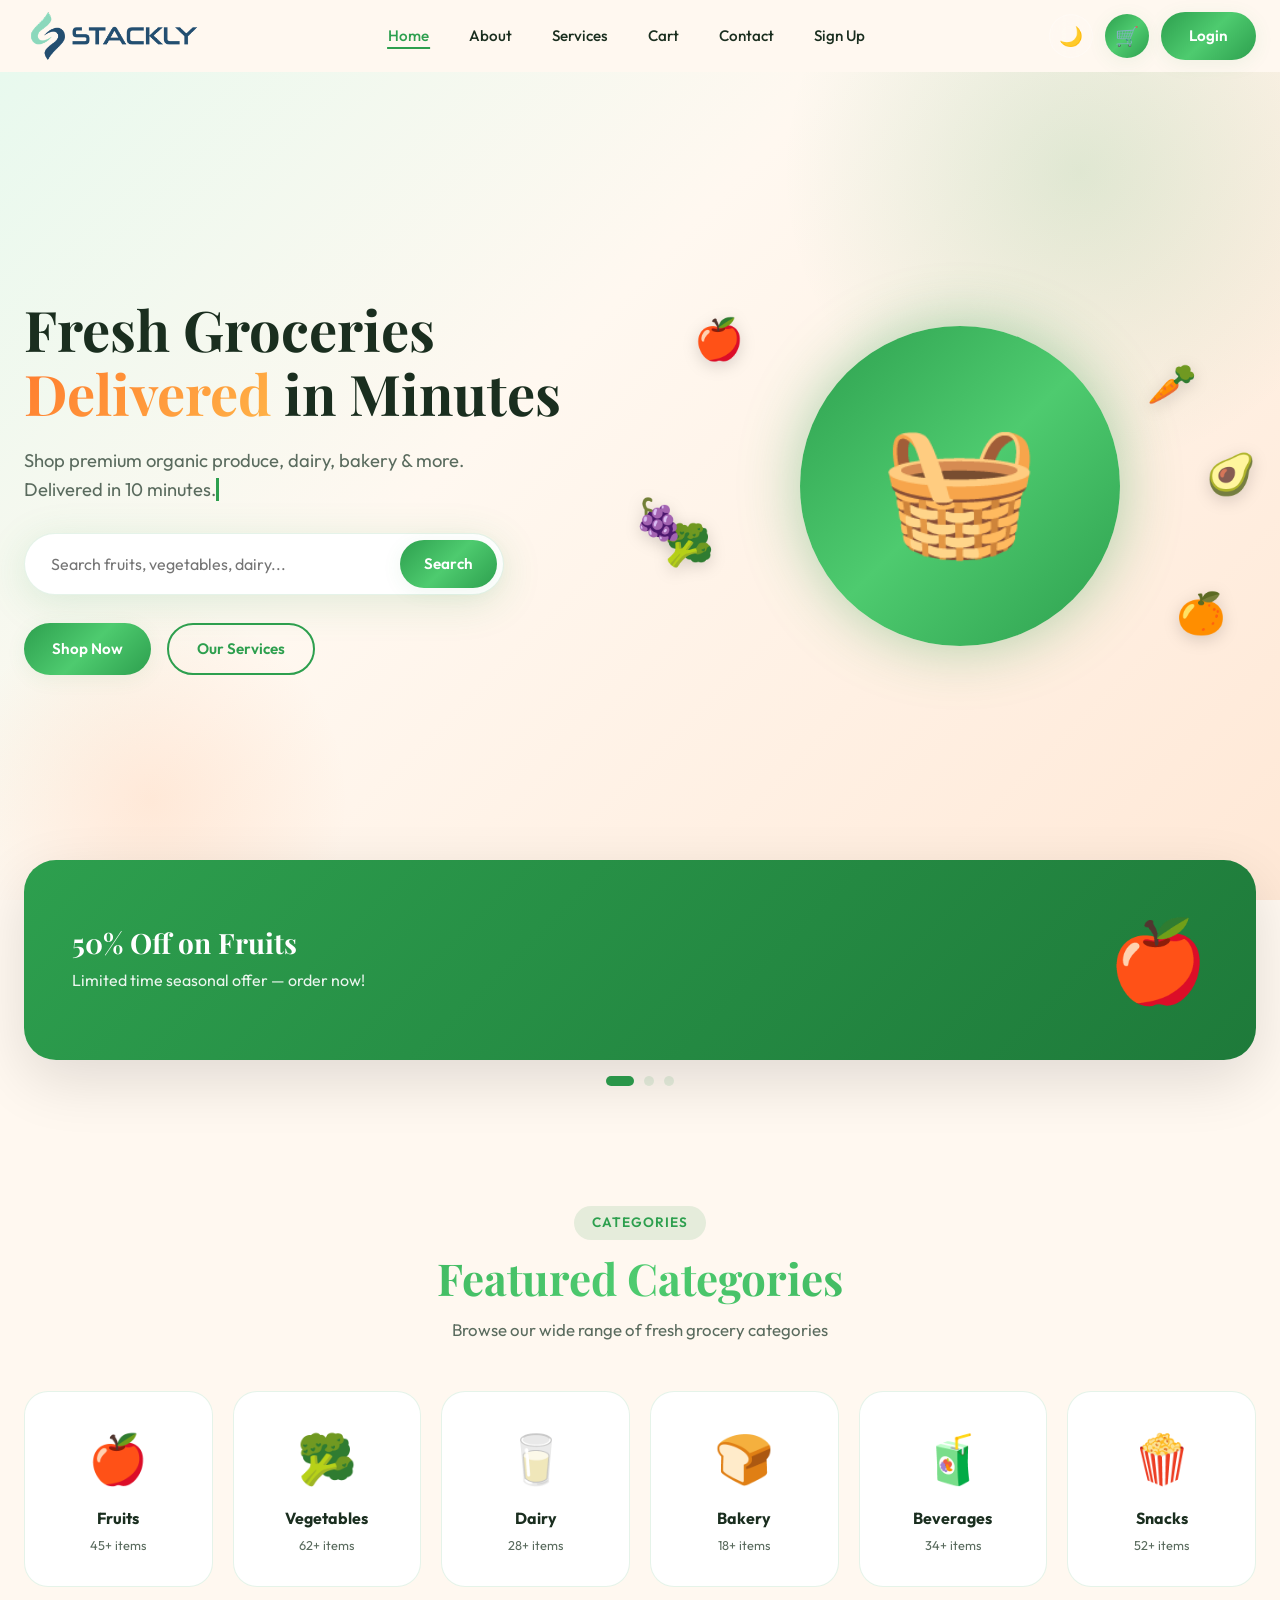
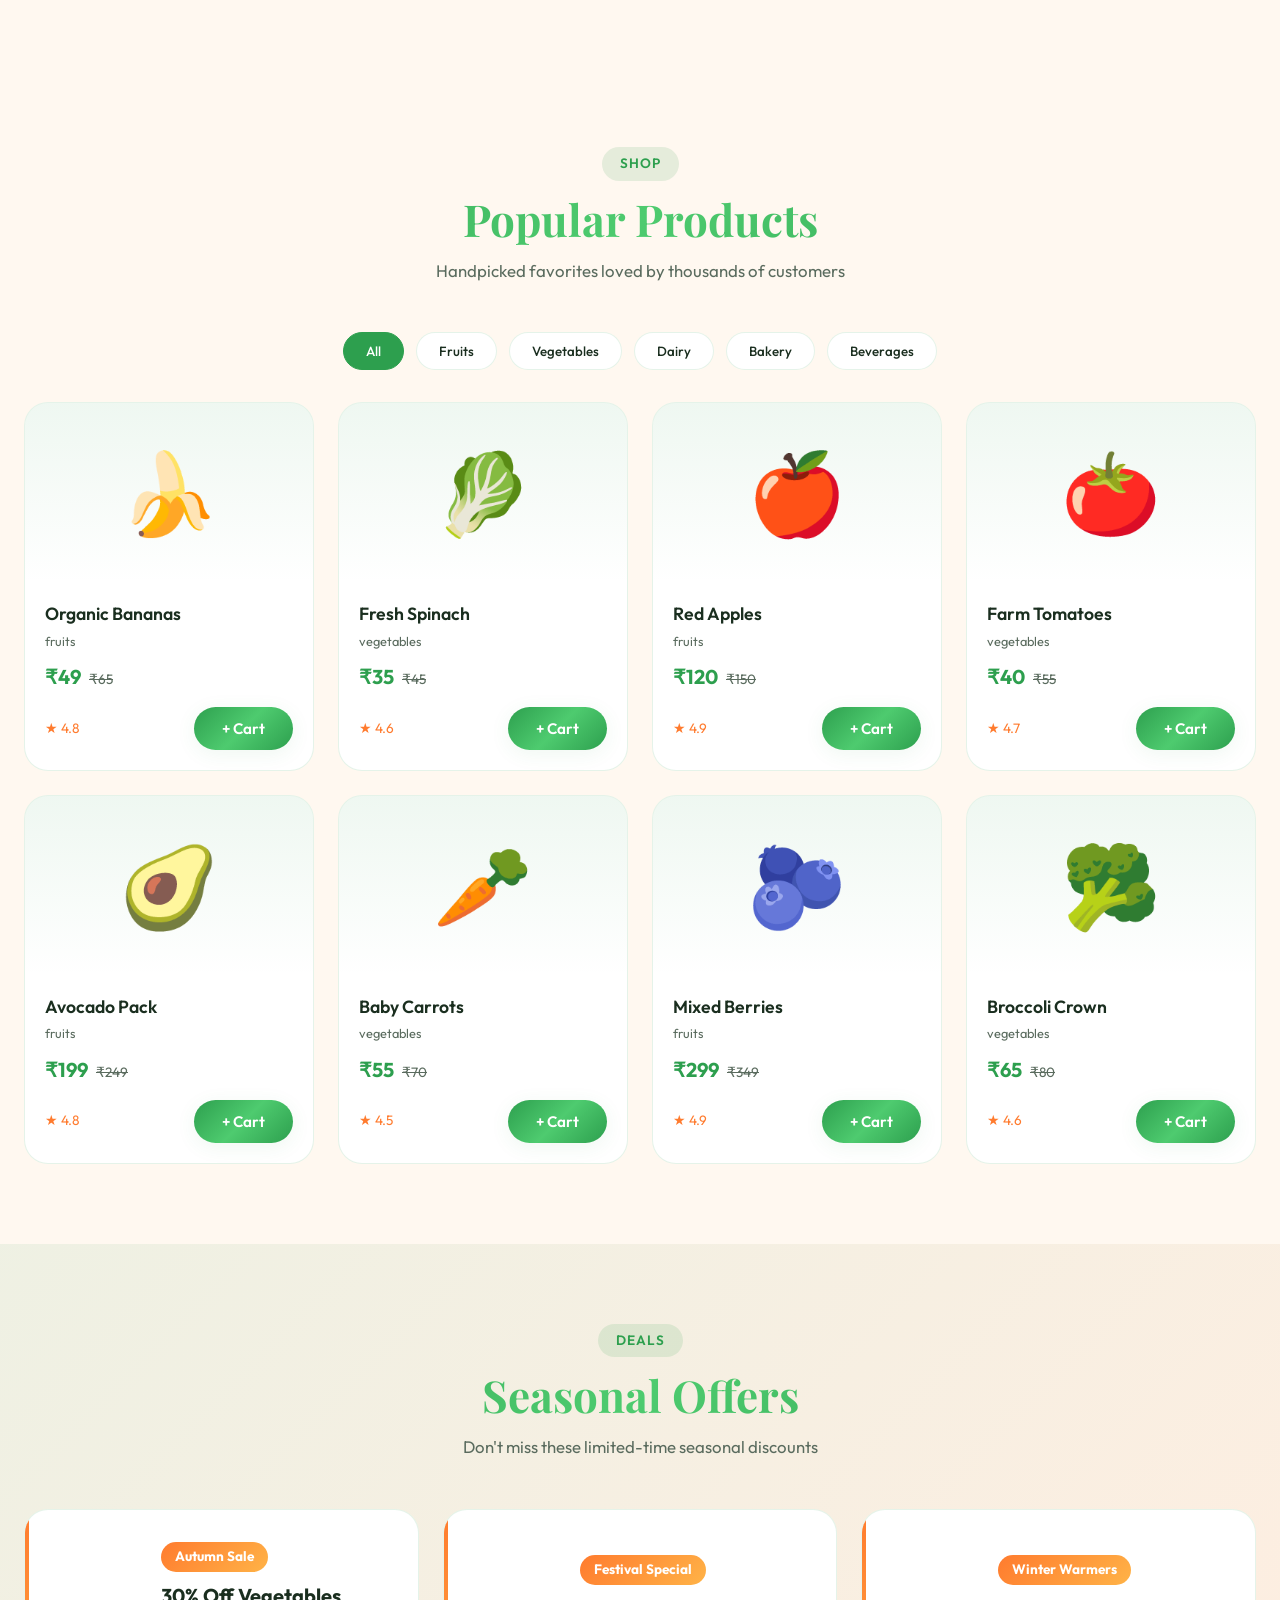
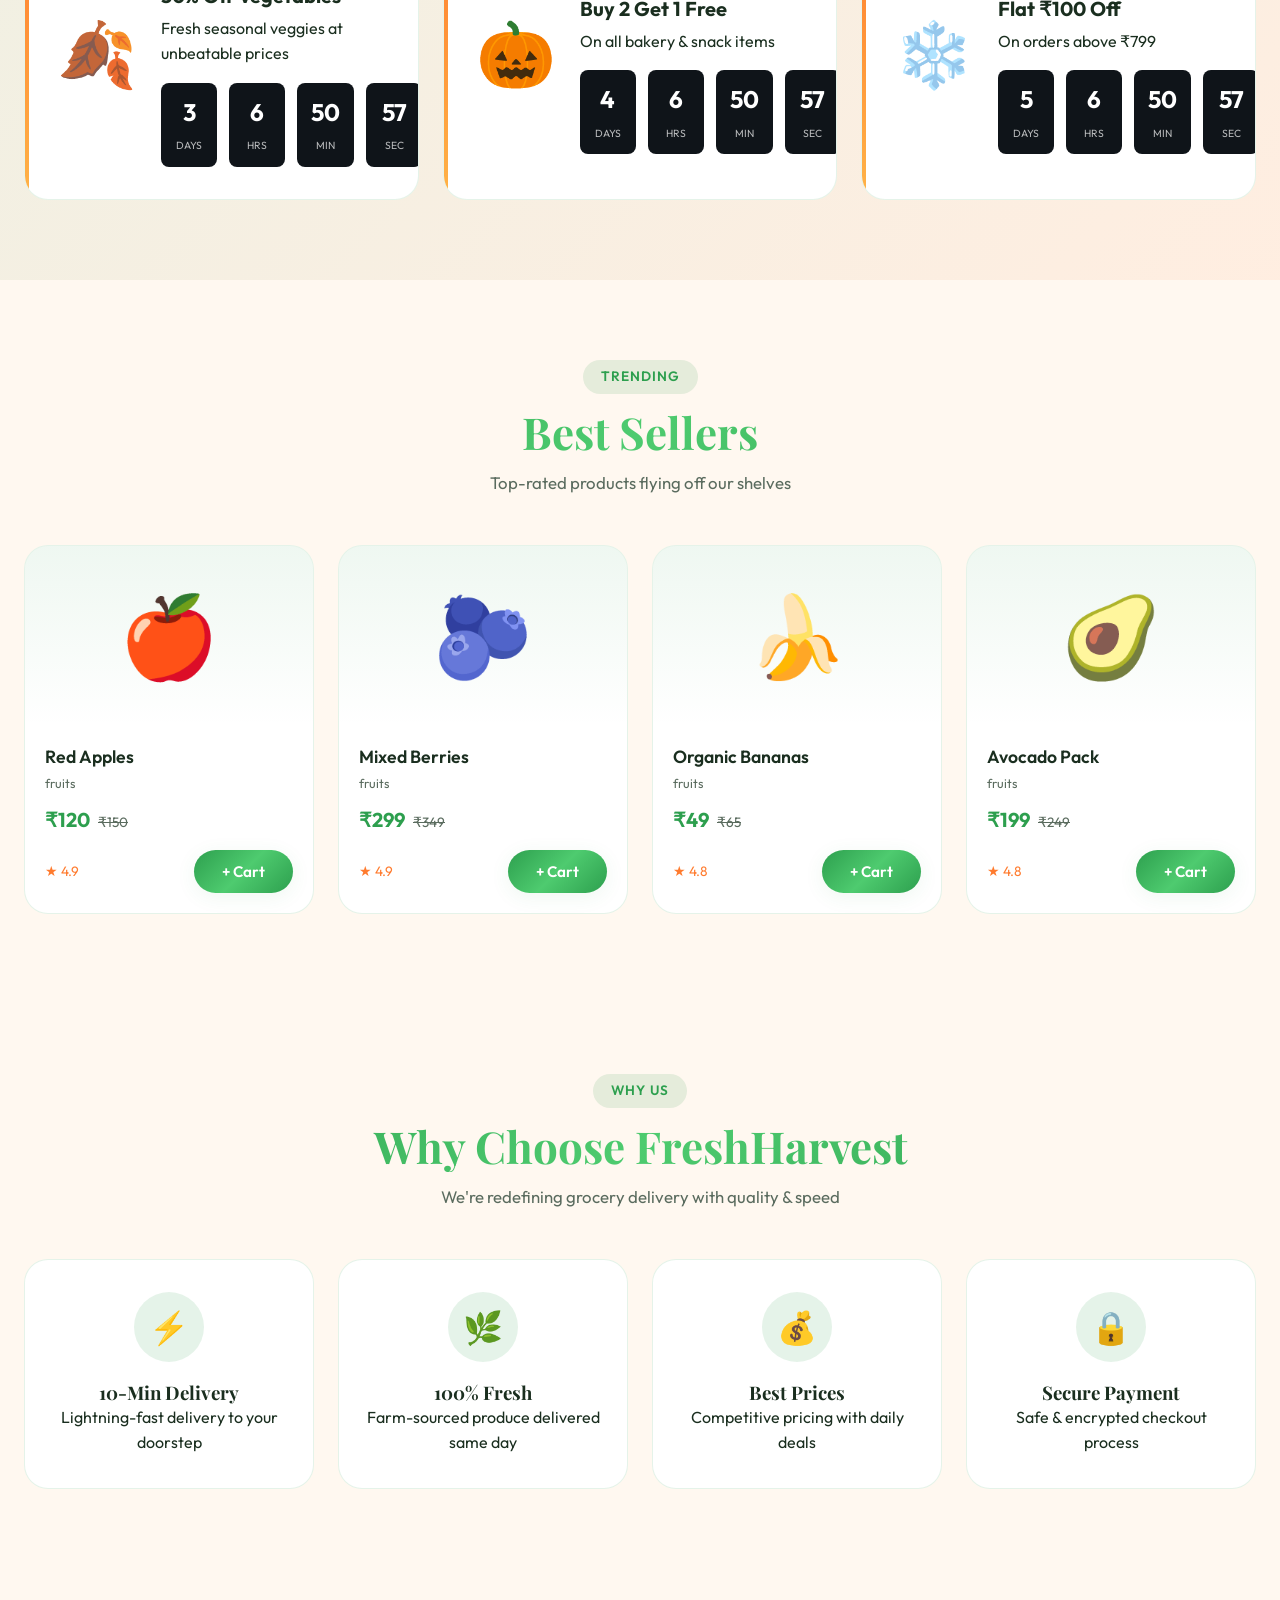
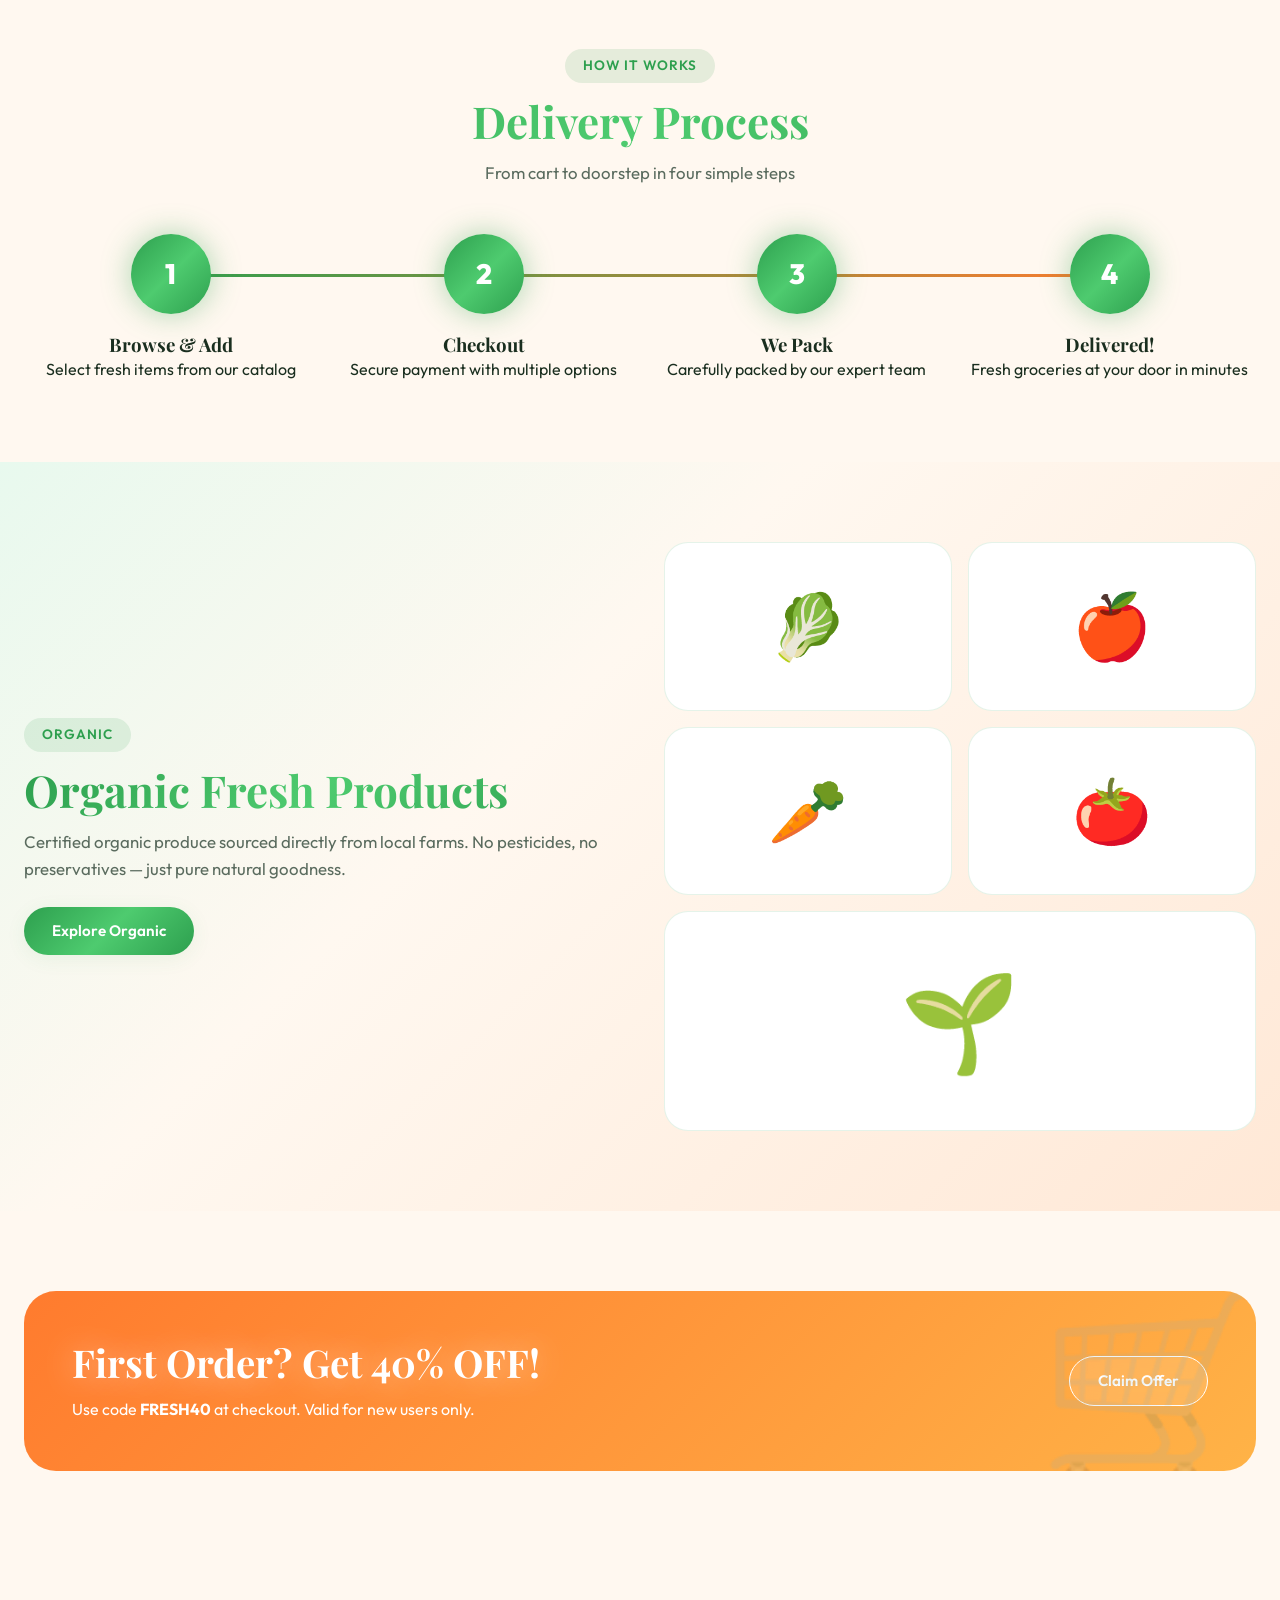
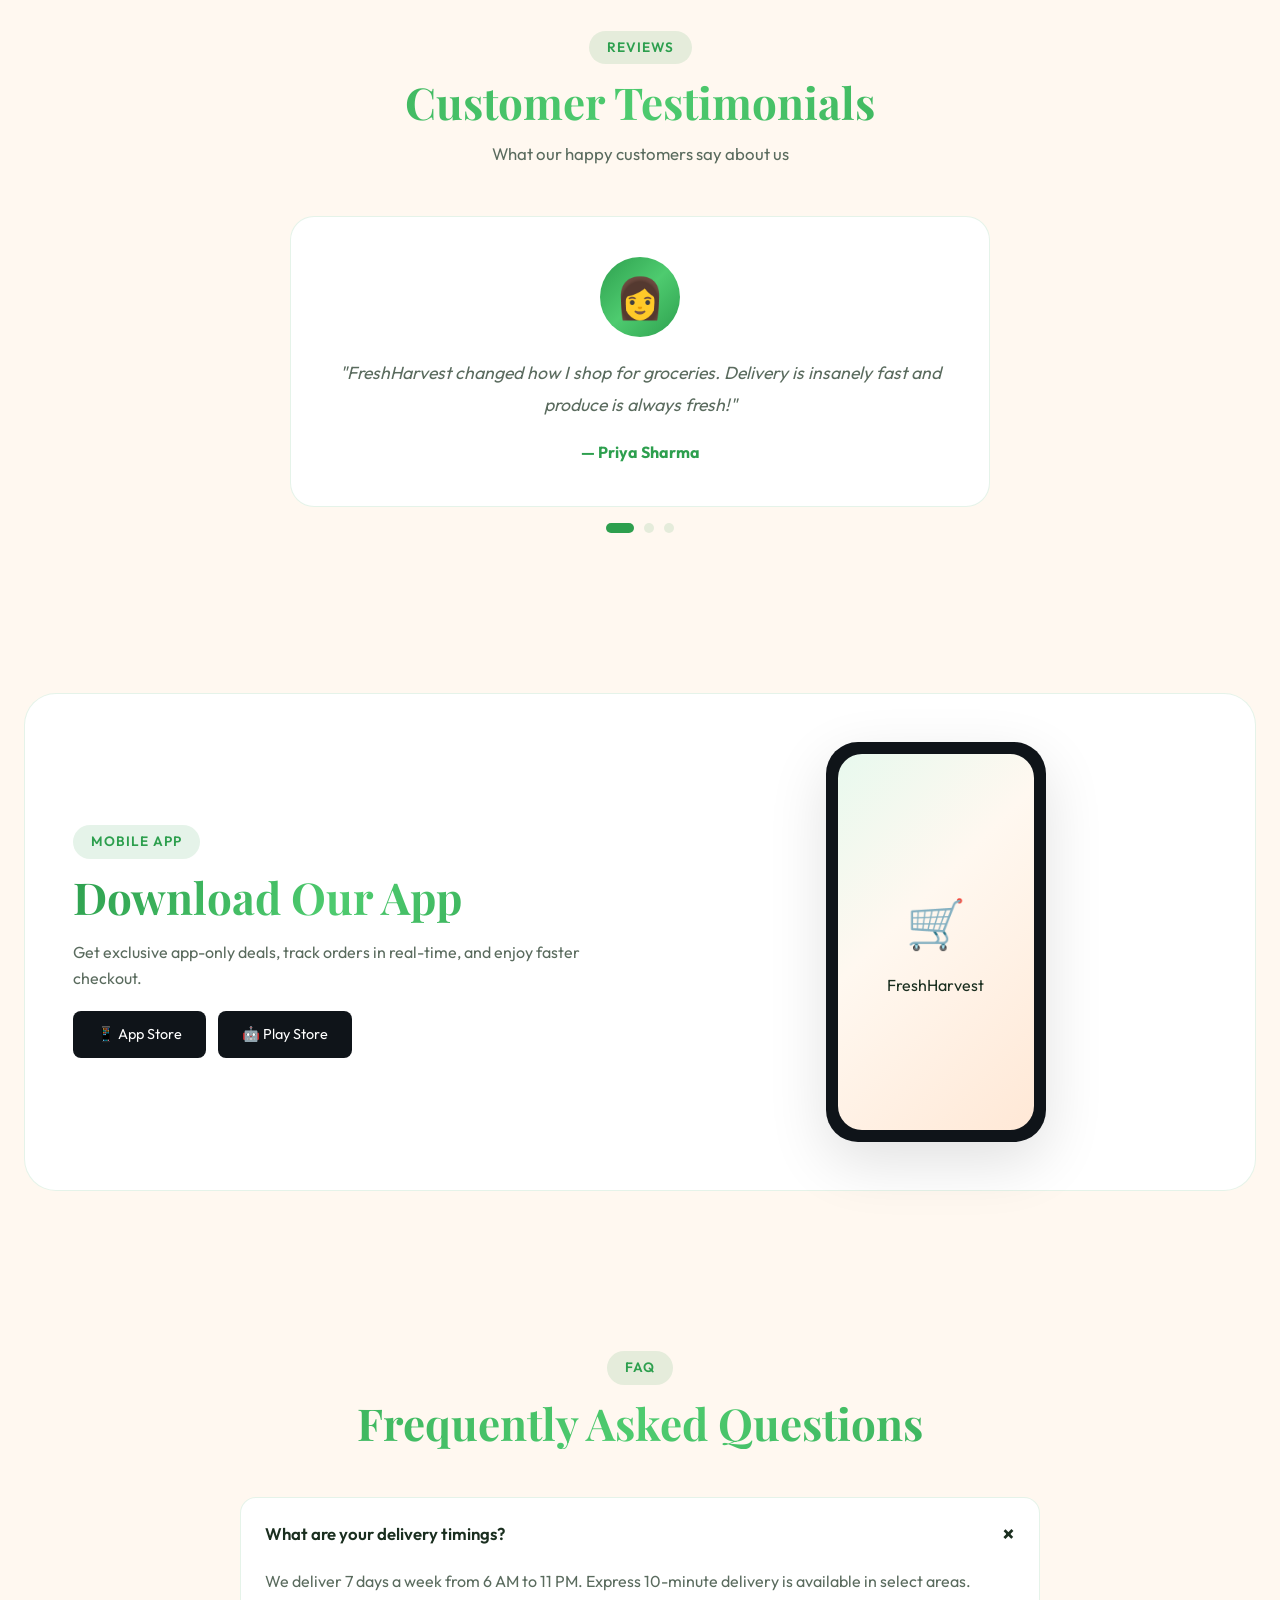
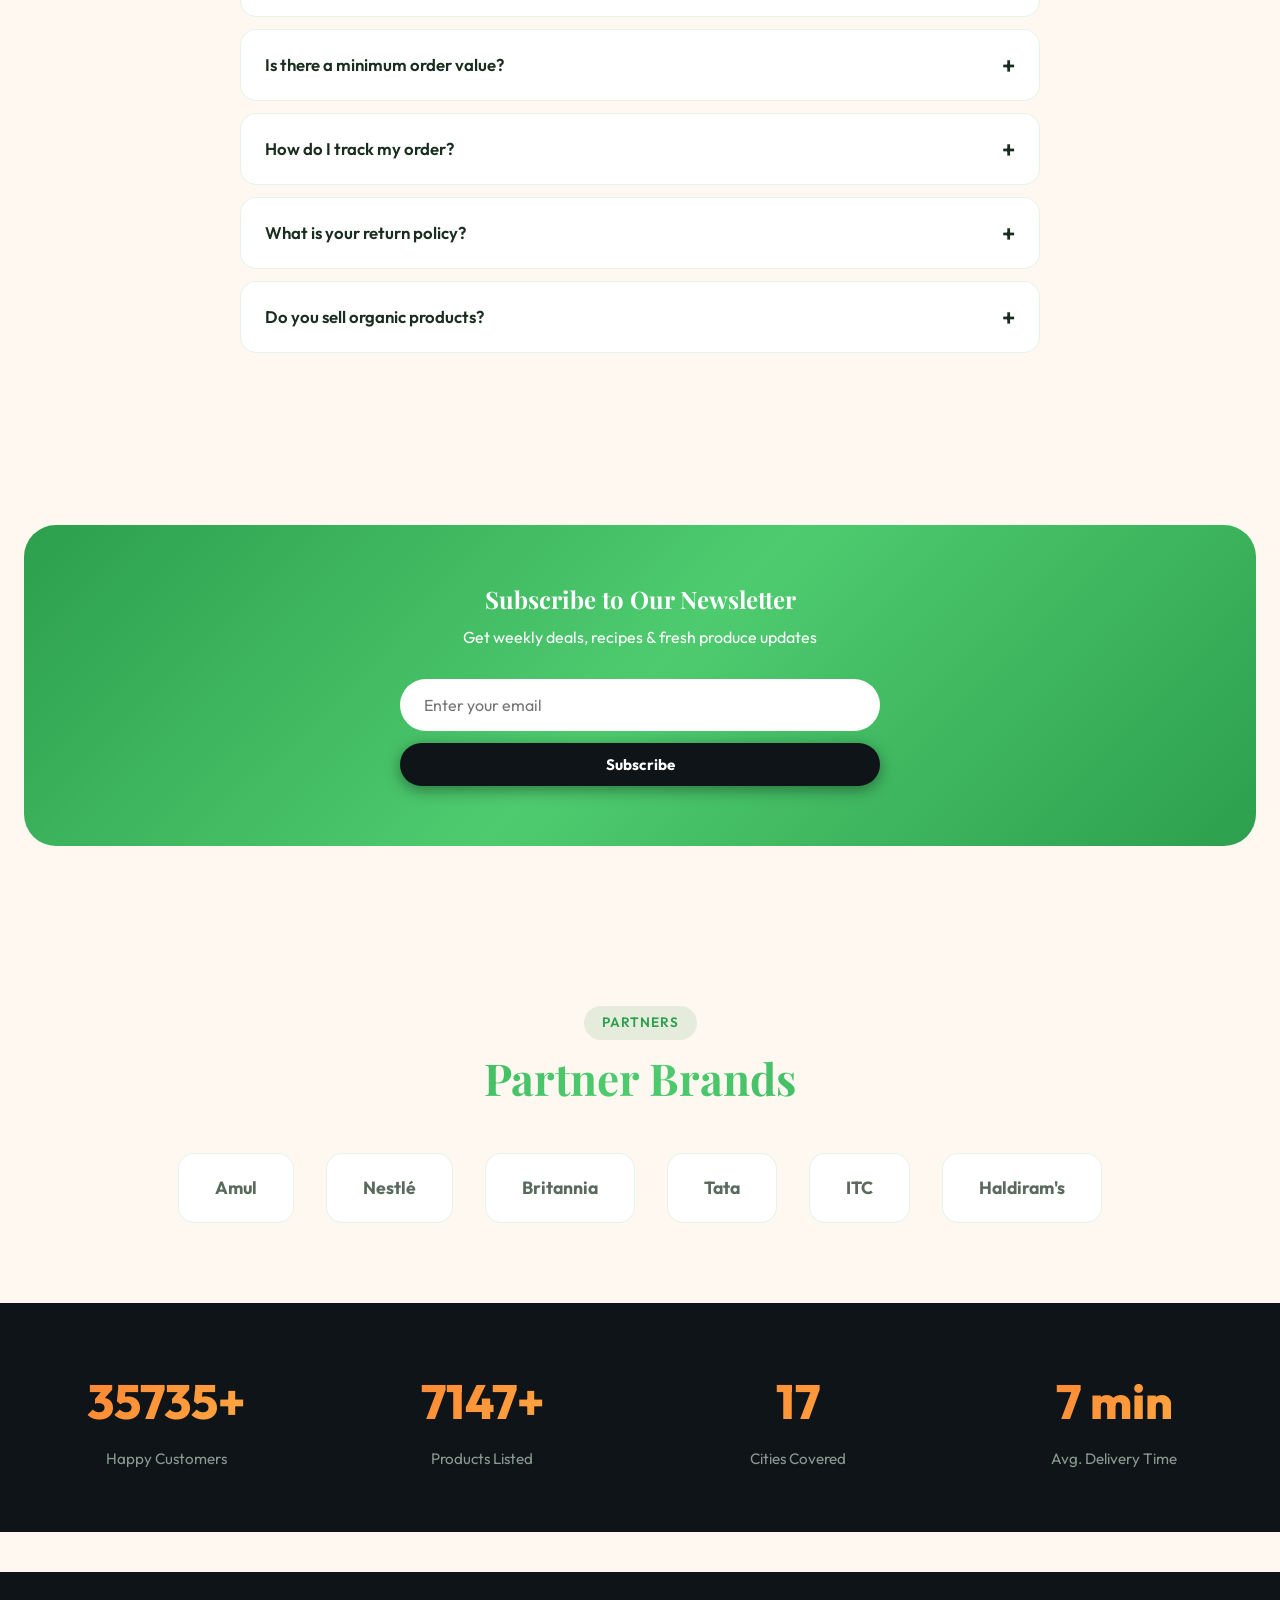
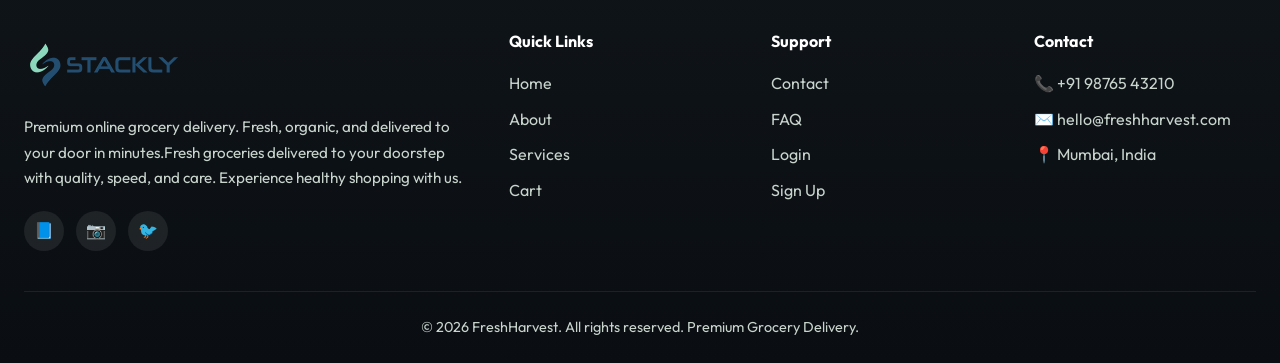
<file: index.html>
<!DOCTYPE html>
<html lang="en">
<head>
  <meta charset="UTF-8">
  <meta name="viewport" content="width=device-width, initial-scale=1.0">
  <meta name="description" content="FreshHarvest - Premium Online Grocery Delivery. Fresh fruits, vegetables & more delivered in minutes.">
  <title>FreshHarvest | Premium Online Grocery Store</title>
  <link rel="stylesheet" href="css/common.css">
  <link rel="stylesheet" href="css/home.css">
</head>
<body>
  <div class="page-loader">
    <div class="loader-basket">🛒</div>
    <p>Loading fresh groceries...</p>
    <div class="loader-bar"></div>
  </div>

  <nav class="navbar">
    <div class="container nav-inner">
      <a href="index.html" class="logo">
     <img src="assets/stack logo.png" alt="img">
        
      </a>
      <ul class="nav-links">
        <li><a href="index.html" class="active">Home</a></li>
        <li><a href="about.html">About</a></li>
        <li><a href="services.html">Services</a></li>
        <li><a href="cart.html">Cart</a></li>
        <li><a href="contact.html">Contact</a></li>
        <li><a href="signup.html">Sign Up</a></li>
      </ul>
      <div class="nav-actions">
        <button class="theme-toggle" aria-label="Toggle theme">🌙</button>
        <a href="cart.html" class="cart-icon-btn" aria-label="Cart">🛒<span class="cart-badge" style="display:none">0</span></a>
        <a href="login.html" class="btn btn-primary">Login</a>
        <button class="hamburger" aria-label="Menu"><span></span><span></span><span></span></button>
      </div>
    </div>
  </nav>

  <main>
    <!-- 1. Hero -->
    <section class="hero" id="hero">
      <div class="container hero-grid">
        <div class="hero-content reveal">
          <h1>Fresh Groceries <span>Delivered</span> in Minutes</h1>
          <p class="hero-subtitle">Shop premium organic produce, dairy, bakery & more. <span class="typing-text" id="typingText"></span></p>
          <form class="hero-search" id="heroSearch">
            <input type="search" placeholder="Search fruits, vegetables, dairy..." aria-label="Search products">
            <button type="submit" class="btn btn-primary">Search</button>
          </form>
          <div class="hero-btns">
            <a href="cart.html" class="btn btn-primary">Shop Now</a>
            <a href="services.html" class="btn btn-outline">Our Services</a>
          </div>
        </div>
        <div class="hero-visual reveal-right">
          <span class="float-item">🍎</span>
          <span class="float-item">🥕</span>
          <span class="float-item">🥦</span>
          <span class="float-item">🍊</span>
          <span class="float-item">🍇</span>
          <span class="float-item">🥑</span>
          <div class="hero-circle">🧺</div>
        </div>
      </div>
    </section>

    <!-- Hero Slider -->
    <section class="hero-slider-wrap container reveal">
      <div class="hero-slider" id="heroSlider">
        <div class="hero-slide slide-1 active">
          <div>
            <h3>50% Off on Fruits</h3>
            <p>Limited time seasonal offer — order now!</p>
          </div>
          <span class="slide-emoji">🍎</span>
        </div>
        <div class="hero-slide slide-2">
          <div>
            <h3>Free Delivery Above ₹499</h3>
            <p>Express delivery in 10 minutes</p>
          </div>
          <span class="slide-emoji">🚴</span>
        </div>
        <div class="hero-slide slide-3">
          <div>
            <h3>100% Organic Certified</h3>
            <p>Farm-fresh quality guaranteed</p>
          </div>
          <span class="slide-emoji">🌿</span>
        </div>
      </div>
      <div class="slider-dots" id="sliderDots"></div>
    </section>

    <!-- 2. Featured Categories -->
    <section class="section" id="categories">
      <div class="container">
        <div class="section-header reveal">
          <span class="section-tag">Categories</span>
          <h2 class="section-title">Featured Categories</h2>
          <p class="section-desc">Browse our wide range of fresh grocery categories</p>
        </div>
        <div class="categories-grid" id="categoriesGrid"></div>
      </div>
    </section>

    <!-- 3. Popular Products -->
    <section class="section" id="products">
      <div class="container">
        <div class="section-header reveal">
          <span class="section-tag">Shop</span>
          <h2 class="section-title">Popular Products</h2>
          <p class="section-desc">Handpicked favorites loved by thousands of customers</p>
        </div>
        <div class="filter-bar reveal" id="filterBar">
          <button class="filter-btn active" data-filter="all">All</button>
        </div>
        <div class="products-grid" id="popularProducts"></div>
      </div>
    </section>

    <!-- 4. Seasonal Offers -->
    <section class="section offers-section" id="offers">
      <div class="container">
        <div class="section-header reveal">
          <span class="section-tag">Deals</span>
          <h2 class="section-title">Seasonal Offers</h2>
          <p class="section-desc">Don't miss these limited-time seasonal discounts</p>
        </div>
        <div class="grid-3">
          <div class="offer-card reveal">
            <span class="offer-emoji">🍂</span>
            <div>
              <span class="offer-badge">Autumn Sale</span>
              <h3>30% Off Vegetables</h3>
              <p>Fresh seasonal veggies at unbeatable prices</p>
              <div class="countdown" id="countdown1"></div>
            </div>
          </div>
          <div class="offer-card reveal">
            <span class="offer-emoji">🎃</span>
            <div>
              <span class="offer-badge">Festival Special</span>
              <h3>Buy 2 Get 1 Free</h3>
              <p>On all bakery & snack items</p>
              <div class="countdown" id="countdown2"></div>
            </div>
          </div>
          <div class="offer-card reveal">
            <span class="offer-emoji">❄️</span>
            <div>
              <span class="offer-badge">Winter Warmers</span>
              <h3>Flat ₹100 Off</h3>
              <p>On orders above ₹799</p>
              <div class="countdown" id="countdown3"></div>
            </div>
          </div>
        </div>
      </div>
    </section>

    <!-- 5. Best Sellers -->
    <section class="section">
      <div class="container">
        <div class="section-header reveal">
          <span class="section-tag">Trending</span>
          <h2 class="section-title">Best Sellers</h2>
          <p class="section-desc">Top-rated products flying off our shelves</p>
        </div>
        <div class="products-grid" id="bestSellers"></div>
      </div>
    </section>

    <!-- 6. Why Choose Us -->
    <section class="section">
      <div class="container">
        <div class="section-header reveal">
          <span class="section-tag">Why Us</span>
          <h2 class="section-title">Why Choose FreshHarvest</h2>
          <p class="section-desc">We're redefining grocery delivery with quality & speed</p>
        </div>
        <div class="why-grid">
          <div class="why-card reveal">
            <div class="why-icon">⚡</div>
            <h3>10-Min Delivery</h3>
            <p>Lightning-fast delivery to your doorstep</p>
          </div>
          <div class="why-card reveal">
            <div class="why-icon">🌿</div>
            <h3>100% Fresh</h3>
            <p>Farm-sourced produce delivered same day</p>
          </div>
          <div class="why-card reveal">
            <div class="why-icon">💰</div>
            <h3>Best Prices</h3>
            <p>Competitive pricing with daily deals</p>
          </div>
          <div class="why-card reveal">
            <div class="why-icon">🔒</div>
            <h3>Secure Payment</h3>
            <p>Safe & encrypted checkout process</p>
          </div>
        </div>
      </div>
    </section>

    <!-- 7. Delivery Process -->
    <section class="section">
      <div class="container">
        <div class="section-header reveal">
          <span class="section-tag">How It Works</span>
          <h2 class="section-title">Delivery Process</h2>
          <p class="section-desc">From cart to doorstep in four simple steps</p>
        </div>
        <div class="process-steps">
          <div class="process-step reveal">
            <div class="step-num">1</div>
            <h3>Browse & Add</h3>
            <p>Select fresh items from our catalog</p>
          </div>
          <div class="process-step reveal">
            <div class="step-num">2</div>
            <h3>Checkout</h3>
            <p>Secure payment with multiple options</p>
          </div>
          <div class="process-step reveal">
            <div class="step-num">3</div>
            <h3>We Pack</h3>
            <p>Carefully packed by our expert team</p>
          </div>
          <div class="process-step reveal">
            <div class="step-num">4</div>
            <h3>Delivered!</h3>
            <p>Fresh groceries at your door in minutes</p>
          </div>
        </div>
      </div>
    </section>

    <!-- 8. Organic Fresh -->
    <section class="section organic-section">
      <div class="container organic-grid">
        <div class="reveal-left">
          <span class="section-tag">Organic</span>
          <h2 class="section-title">Organic Fresh Products</h2>
          <p class="section-desc" style="margin:0 0 24px;text-align:left">Certified organic produce sourced directly from local farms. No pesticides, no preservatives — just pure natural goodness.</p>
          <a href="services.html" class="btn btn-primary">Explore Organic</a>
        </div>
        <div class="organic-visual reveal-right">
          <div class="organic-box">🥬</div>
          <div class="organic-box">🍎</div>
          <div class="organic-box">🥕</div>
          <div class="organic-box">🍅</div>
          <div class="organic-box large">🌱</div>
        </div>
      </div>
    </section>

    <!-- 9. Discount Banner -->
    <section class="section">
      <div class="container reveal">
        <div class="discount-banner">
          <div>
            <h2 class="glow-text">First Order? Get 40% OFF!</h2>
            <p>Use code <strong>FRESH40</strong> at checkout. Valid for new users only.</p>
          </div>
          <a href="signup.html" class="btn btn-ghost" style="color:white;border-color:white">Claim Offer</a>
        </div>
      </div>
      
    </section>

    <!-- 10. Testimonials -->
    <section class="section">
      <div class="container">
        <div class="section-header reveal">
          <span class="section-tag">Reviews</span>
          <h2 class="section-title">Customer Testimonials</h2>
          <p class="section-desc">What our happy customers say about us</p>
        </div>
        <div class="testimonials-slider reveal">
          <div class="testimonial-track" id="testimonialTrack"></div>
          <div class="slider-dots" id="testimonialDots"></div>
        </div>
      </div>
    </section>

    <!-- 11. App Promo -->
    <section class="section">
      <div class="container reveal">
        <div class="app-promo">
          <div>
            <span class="section-tag">Mobile App</span>
            <h2 class="section-title" style="text-align:left">Download Our App</h2>
            <p style="color:var(--text-muted);margin:16px 0 0">Get exclusive app-only deals, track orders in real-time, and enjoy faster checkout.</p>
            <div class="app-badges">
              <a href="404.html" class="app-badge" target="_blank" rel="noreferrer noopener">📱 App Store</a>
              <a href="404.html" class="app-badge" target="_blank" rel="noreferrer noopener">🤖 Play Store</a>
            </div>
          </div>
          <div class="phone-mockup">
            <div class="phone-screen">🛒<span style="font-size:1rem;color:var(--text)">FreshHarvest</span></div>
          </div>
        </div>
      </div>
    </section>

    <!-- 12. FAQ -->
    <section class="section" id="faq">
      <div class="container">
        <div class="section-header reveal">
          <span class="section-tag">FAQ</span>
          <h2 class="section-title">Frequently Asked Questions</h2>
        </div>
        <div class="faq-list" id="faqList"></div>
      </div>
    </section>

    <!-- 13. Newsletter -->
    <section class="section">
      <div class="container reveal">
        <div class="newsletter-box">
          <h2>Subscribe to Our Newsletter</h2>
          <p>Get weekly deals, recipes & fresh produce updates</p>
          <form class="newsletter-form" id="newsletterForm">
            <input type="email" placeholder="Enter your email" required aria-label="Email">
            <button type="submit" class="btn">Subscribe</button>
          </form>
        </div>
      </div>
    </section>

    <!-- 14. Partner Brands -->
    <section class="section">
      <div class="container">
        <div class="section-header reveal">
          <span class="section-tag">Partners</span>
          <h2 class="section-title">Partner Brands</h2>
        </div>
        <div class="partners-row reveal">
          <span class="partner-logo">Amul</span>
          <span class="partner-logo">Nestlé</span>
          <span class="partner-logo">Britannia</span>
          <span class="partner-logo">Tata</span>
          <span class="partner-logo">ITC</span>
          <span class="partner-logo">Haldiram's</span>
        </div>
      </div>
    </section>

    <!-- 15. Statistics -->
    <section class="stats-section">
      <div class="container">
        <div class="stats-grid">
          <div class="stat-item reveal">
            <span class="stat-num" data-count="50000" data-suffix="+">0</span>
            <p>Happy Customers</p>
          </div>
          <div class="stat-item reveal">
            <span class="stat-num" data-count="10000" data-suffix="+">0</span>
            <p>Products Listed</p>
          </div>
          <div class="stat-item reveal">
            <span class="stat-num" data-count="25" data-suffix="">0</span>
            <p>Cities Covered</p>
          </div>
          <div class="stat-item reveal">
            <span class="stat-num" data-count="10" data-suffix=" min">0</span>
            <p>Avg. Delivery Time</p>
          </div>
        </div>
      </div>
    </section>
  </main>

  <footer class="footer">
    <div class="container">
      <div class="footer-grid">
        <div>
          <a href="index.html" class="logo">
      <img src="assets/stack logo.png" alt="ss">
          </a>
          <p class="footer-desc">Premium online grocery delivery. Fresh, organic, and delivered to your door in minutes.Fresh groceries delivered to your doorstep with quality, speed, and care.
Experience healthy shopping with us.
</p>
          <div class="footer-social">
            <a href="404.html" aria-label="Facebook">📘</a>
            <a href="404.html" aria-label="Instagram">📷</a>
            <a href="404.html" aria-label="Twitter">🐦</a>
          </div>
        </div>
        <div>
          <h4>Quick Links</h4>
          <ul class="footer-links">
            <li><a href="index.html">Home</a></li>
            <li><a href="about.html">About</a></li>
            <li><a href="services.html">Services</a></li>
            <li><a href="cart.html">Cart</a></li>
          </ul>
        </div>
        <div>
          <h4>Support</h4>
          <ul class="footer-links">
            <li><a href="contact.html">Contact</a></li>
            <li><a href="404.html">FAQ</a></li>
            <li><a href="login.html">Login</a></li>
            <li><a href="signup.html">Sign Up</a></li>
          </ul>
        </div>
        <div>
          <h4>Contact</h4>
          <ul class="footer-links">
            <li>📞 +91 98765 43210</li>
            <li>✉️ hello@freshharvest.com</li>
            <li>📍 Mumbai, India</li>
          </ul>
        </div>
      </div>
      <div class="footer-bottom">
        <p>&copy; 2026 FreshHarvest. All rights reserved. Premium Grocery Delivery.</p>
      </div>
    </div>
  </footer>

  <script src="js/common.js"></script>
  <script src="js/home.js"></script>
</body>
</html>
</file>
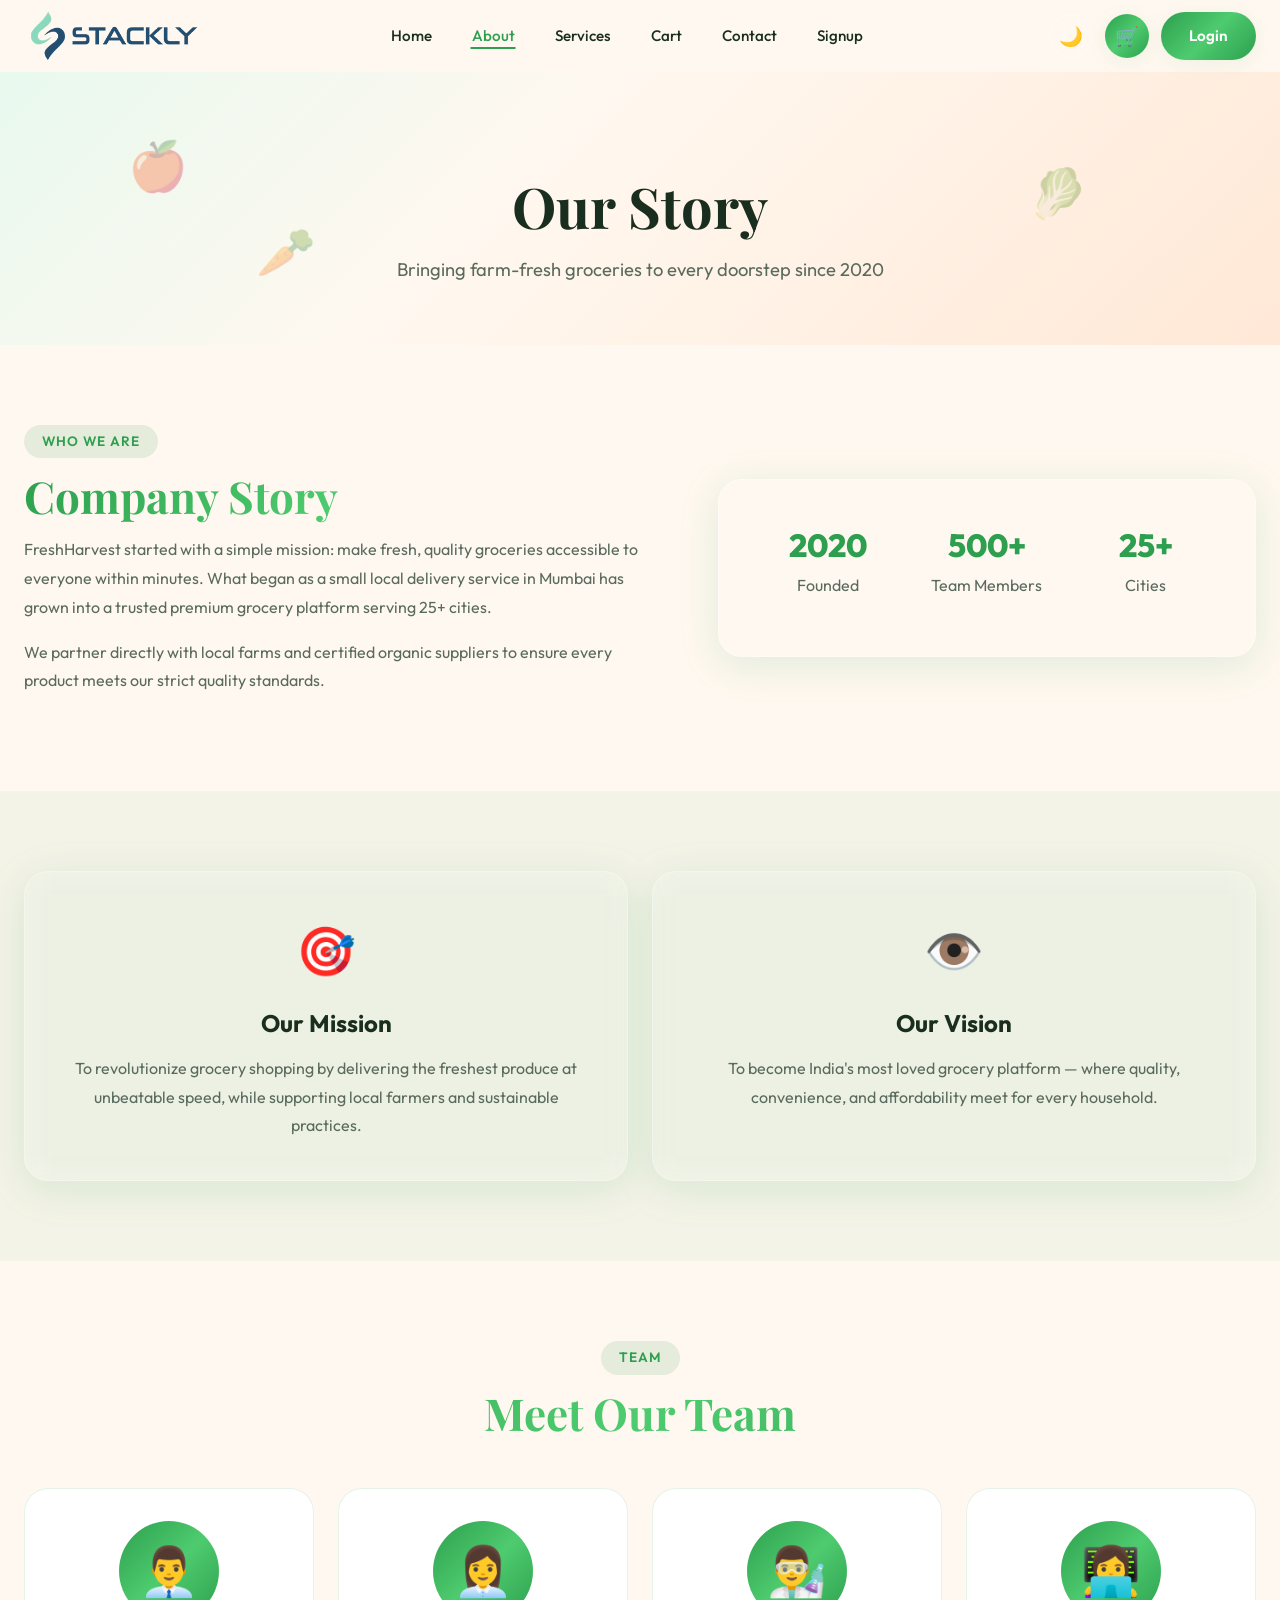
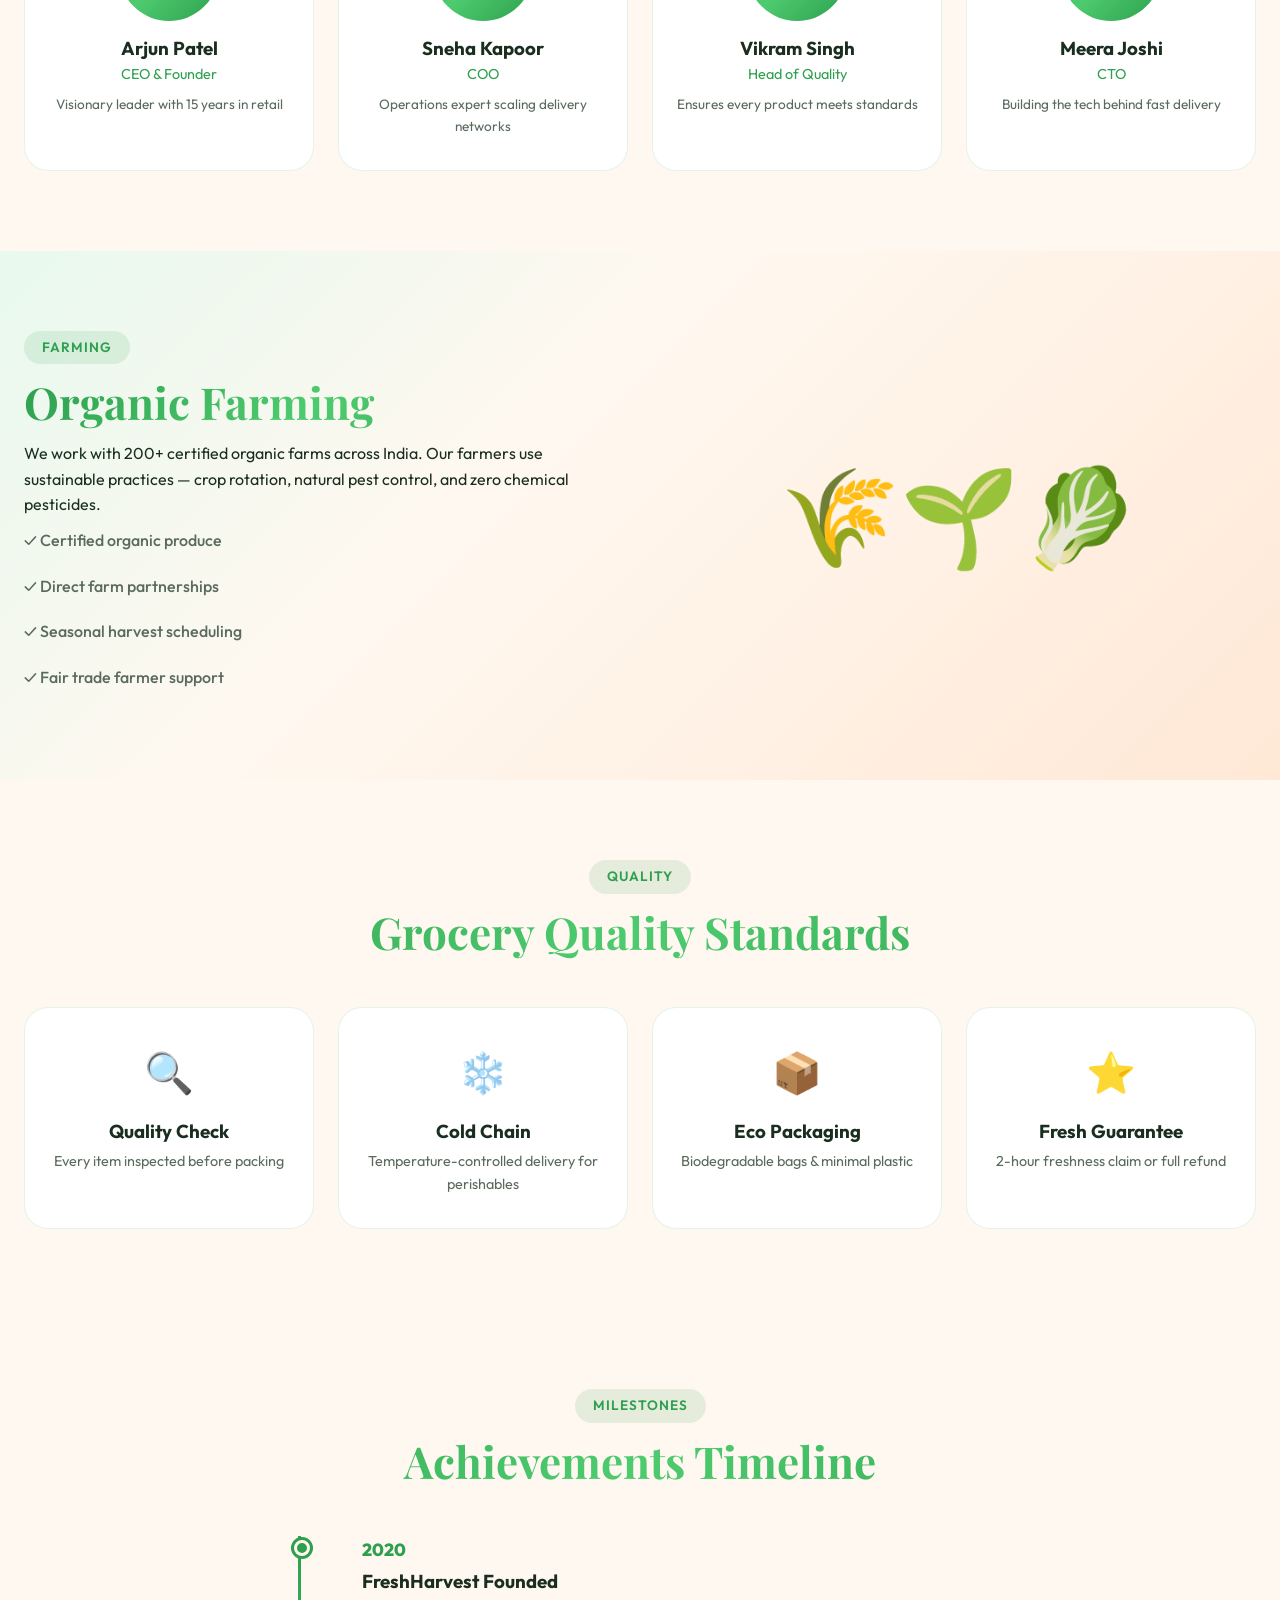
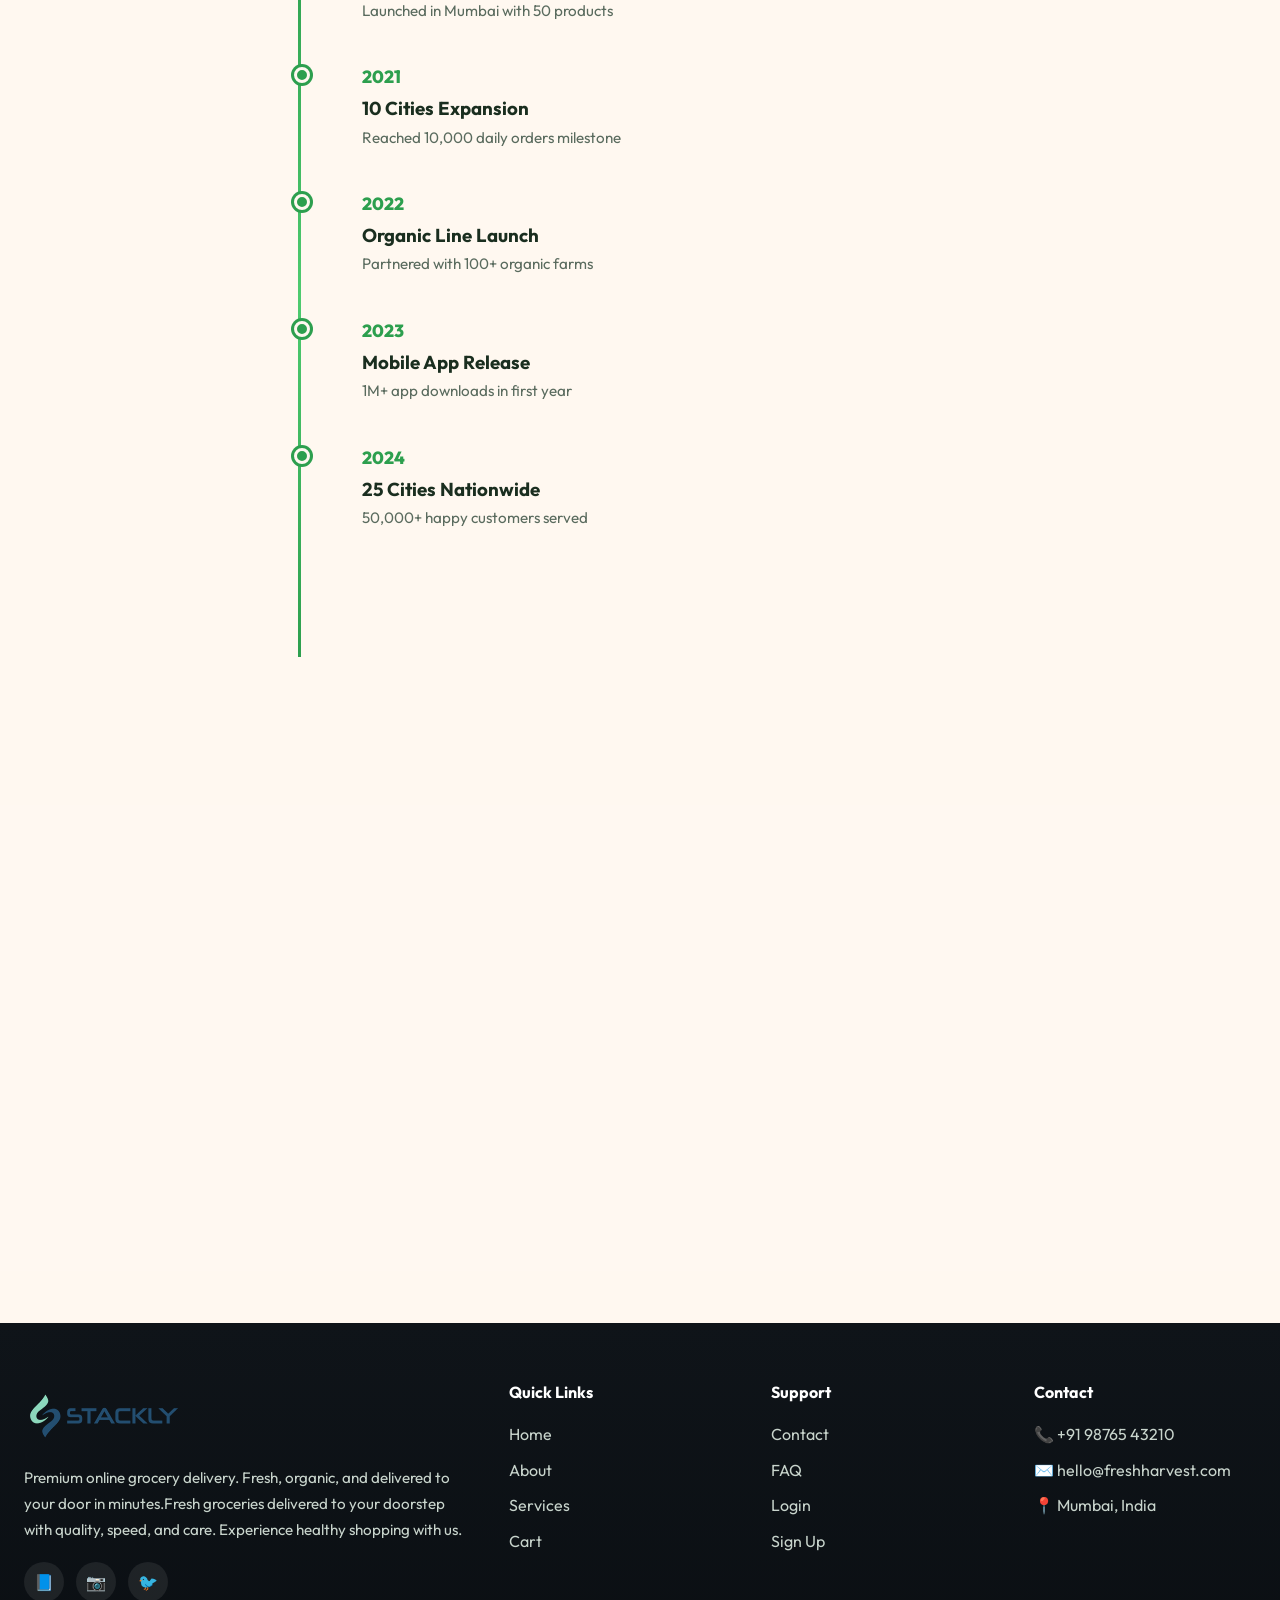
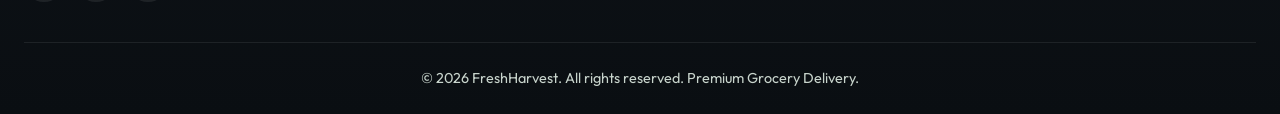
<file: about.html>
<!DOCTYPE html>
<html lang="en">
<head>
  <meta charset="UTF-8">
  <meta name="viewport" content="width=device-width, initial-scale=1.0">
  <title>About Us | FreshHarvest</title>
  <link rel="stylesheet" href="css/common.css">
  <link rel="stylesheet" href="css/about.css">
</head>
<body>
  <div class="page-loader"><div class="loader-basket">🛒</div><p>Loading...</p><div class="loader-bar"></div></div>
  <nav class="navbar">
    <div class="container nav-inner">
      <a href="index.html" class="logo">
       <img src="assets/stack logo.png" alt="FreshHarvest Logo">
      </a>
      <ul class="nav-links">
        <li><a href="index.html">Home</a></li>
        <li><a href="about.html" class="active">About</a></li>
        <li><a href="services.html">Services</a></li>
        <li><a href="cart.html">Cart</a></li>
        <li><a href="contact.html">Contact</a></li>
        <li><a href="signup.html">Signup</a></li>
      </ul>
      <div class="nav-actions">
        <button class="theme-toggle" aria-label="Toggle theme">🌙</button>
        <a href="cart.html" class="cart-icon-btn">🛒<span class="cart-badge" style="display:none">0</span></a>
        <a href="login.html" class="btn btn-primary">Login</a>
        <button class="hamburger" aria-label="Menu"><span></span><span></span><span></span></button>
      </div>
    </div>
  </nav>

  <main>
    <section class="page-hero about-hero">
      <div class="container">
        <h1 class="reveal">Our Story</h1>
        <p class="reveal">Bringing farm-fresh groceries to every doorstep since 2020</p>
        <div class="hero-floats">
          <span>🍎</span><span>🥬</span><span>🥕</span>
        </div>
      </div>
    </section>

    <section class="section">
      <div class="container story-grid">
        <div class="reveal-left">
          <span class="section-tag">Who We Are</span>
          <h2 class="section-title" style="text-align:left">Company Story</h2>
          <p>FreshHarvest started with a simple mission: make fresh, quality groceries accessible to everyone within minutes. What began as a small local delivery service in Mumbai has grown into a trusted premium grocery platform serving 25+ cities.</p>
          <p>We partner directly with local farms and certified organic suppliers to ensure every product meets our strict quality standards.</p>
        </div>
        <div class="story-visual reveal-right glass-card">
          <div class="story-stat"><span>2020</span><p>Founded</p></div>
          <div class="story-stat"><span>500+</span><p>Team Members</p></div>
          <div class="story-stat"><span>25+</span><p>Cities</p></div>
        </div>
      </div>
    </section>

    <section class="section mission-section">
      <div class="container grid-2">
        <div class="mission-card reveal glass-card">
          <div class="mission-icon">🎯</div>
          <h2>Our Mission</h2>
          <p>To revolutionize grocery shopping by delivering the freshest produce at unbeatable speed, while supporting local farmers and sustainable practices.</p>
        </div>
        <div class="mission-card reveal glass-card">
          <div class="mission-icon">👁️</div>
          <h2>Our Vision</h2>
          <p>To become India's most loved grocery platform — where quality, convenience, and affordability meet for every household.</p>
        </div>
      </div>
    </section>

    <section class="section">
      <div class="container">
        <div class="section-header reveal">
          <span class="section-tag">Team</span>
          <h2 class="section-title">Meet Our Team</h2>
        </div>
        <div class="team-grid" id="teamGrid"></div>
      </div>
    </section>

    <section class="section organic-about">
      <div class="container organic-about-grid">
        <div class="reveal-left">
          <span class="section-tag">Farming</span>
          <h2 class="section-title" style="text-align:left">Organic Farming</h2>
          <p>We work with 200+ certified organic farms across India. Our farmers use sustainable practices — crop rotation, natural pest control, and zero chemical pesticides.</p>
          <ul class="organic-list">
            <li>✓ Certified organic produce</li>
            <li>✓ Direct farm partnerships</li>
            <li>✓ Seasonal harvest scheduling</li>
            <li>✓ Fair trade farmer support</li>
          </ul>
        </div>
        <div class="organic-img reveal-right">🌾🌱🥬</div>
      </div>
    </section>

    <section class="section">
      <div class="container">
        <div class="section-header reveal">
          <span class="section-tag">Quality</span>
          <h2 class="section-title">Grocery Quality Standards</h2>
        </div>
        <div class="quality-grid">
          <div class="quality-card reveal"><span>🔍</span><h3>Quality Check</h3><p>Every item inspected before packing</p></div>
          <div class="quality-card reveal"><span>❄️</span><h3>Cold Chain</h3><p>Temperature-controlled delivery for perishables</p></div>
          <div class="quality-card reveal"><span>📦</span><h3>Eco Packaging</h3><p>Biodegradable bags & minimal plastic</p></div>
          <div class="quality-card reveal"><span>⭐</span><h3>Fresh Guarantee</h3><p>2-hour freshness claim or full refund</p></div>
        </div>
      </div>
    </section>

    <section class="section timeline-section">
      <div class="container">
        <div class="section-header reveal">
          <span class="section-tag">Milestones</span>
          <h2 class="section-title">Achievements Timeline</h2>
        </div>
        <div class="timeline" id="timeline"></div>
      </div>
    </section>

    <section class="section trust-section">
      <div class="container reveal">
        <div class="trust-banner glass-card">
          <h2>Trusted by 50,000+ Families</h2>
          <p>Join thousands who switched to smarter, faster grocery shopping</p>
          <div class="trust-badges">
            <span>🏆 Best Grocery App 2025</span>
            <span>✓ FSSAI Certified</span>
            <span>🌿 Organic Certified</span>
          </div>
          <a href="signup.html" class="btn btn-primary">Join FreshHarvest</a>
        </div>
      </div>
    </section>
  </main>

  <footer class="footer">
    <div class="container">
      <div class="footer-grid">
        <div>
          <a href="index.html" class="logo">
      <img src="assets/stack logo.png" alt="ss">
          </a>
          <p class="footer-desc">Premium online grocery delivery. Fresh, organic, and delivered to your door in minutes.Fresh groceries delivered to your doorstep with quality, speed, and care.
Experience healthy shopping with us.
</p>
          <div class="footer-social">
            <a href="404.html" aria-label="Facebook">📘</a>
            <a href="404.html" aria-label="Instagram">📷</a>
            <a href="404.html" aria-label="Twitter">🐦</a>
          </div>
        </div>
        <div>
          <h4>Quick Links</h4>
          <ul class="footer-links">
            <li><a href="index.html">Home</a></li>
            <li><a href="about.html">About</a></li>
            <li><a href="services.html">Services</a></li>
            <li><a href="cart.html">Cart</a></li>
          </ul>
        </div>
        <div>
          <h4>Support</h4>
          <ul class="footer-links">
            <li><a href="contact.html">Contact</a></li>
            <li><a href="404.html">FAQ</a></li>
            <li><a href="login.html">Login</a></li>
            <li><a href="signup.html">Sign Up</a></li>
          </ul>
        </div>
        <div>
          <h4>Contact</h4>
          <ul class="footer-links">
            <li>📞 +91 98765 43210</li>
            <li>✉️ hello@freshharvest.com</li>
            <li>📍 Mumbai, India</li>
          </ul>
        </div>
      </div>
      <div class="footer-bottom">
        <p>&copy; 2026 FreshHarvest. All rights reserved. Premium Grocery Delivery.</p>
      </div>
    </div>
  </footer>

  <script src="js/common.js"></script>
  <script src="js/about.js"></script>
</body>
</html>
</file>
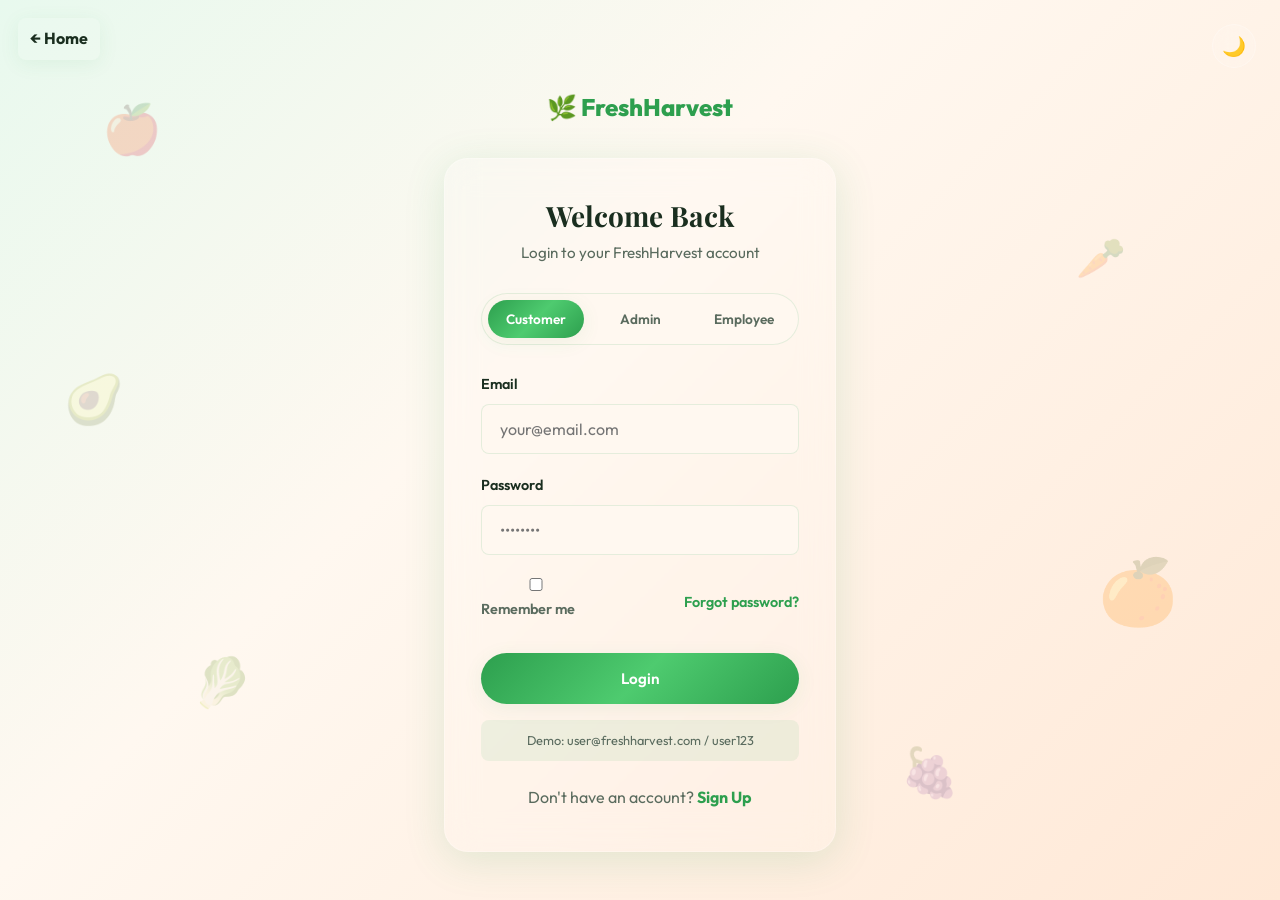
<file: admin-dashboard.html>
<!DOCTYPE html>
<html lang="en">
<head>
  <meta charset="UTF-8">
  <meta name="viewport" content="width=device-width, initial-scale=1.0">
  <title>Admin Dashboard | FreshHarvest</title>
  <link rel="stylesheet" href="css/common.css">
  <link rel="stylesheet" href="css/admin.css">
</head>
<body class="dashboard-body">
  <aside class="sidebar" id="sidebar">
    <div class="sidebar-logo">🌿 FreshHarvest Admin</div>
    <nav class="sidebar-nav">
      <a href="#" class="active" data-section="overview">📊 Dashboard</a>
      <a href="#" data-section="products">📦 Products</a>
      <a href="#" data-section="orders">🛒 Orders</a>
      <a href="#" data-section="customers">👥 Customers</a>
      <a href="#" data-section="analytics">📈 Analytics</a>
      <a href="index.html">🏠 Store</a>
      <a href="#" id="adminLogout">🚪 Logout</a>
    </nav>
  </aside>

  <button class="sidebar-toggle" id="sidebarToggle" aria-label="Menu">☰</button>

  <main class="dashboard-main">
    <div class="dash-header">
      <h1 id="dashTitle">Dashboard Overview</h1>
      <div class="dash-header-actions">
        <button class="theme-toggle" aria-label="Toggle theme">🌙</button>
        <span id="adminName">Admin</span>
      </div>
    </div>

    <!-- Overview -->
    <div class="dash-section active" id="section-overview">
      <div class="dash-cards">
        <div class="dash-card"><span class="card-icon">💰</span><div class="card-value" data-count="284500" data-suffix="">0</div><div class="card-label">Total Revenue (₹)</div></div>
        <div class="dash-card"><span class="card-icon">🛒</span><div class="card-value" data-count="1247" data-suffix="">0</div><div class="card-label">Total Orders</div></div>
        <div class="dash-card"><span class="card-icon">👥</span><div class="card-value" data-count="8934" data-suffix="">0</div><div class="card-label">Customers</div></div>
        <div class="dash-card"><span class="card-icon">📦</span><div class="card-value" data-count="156" data-suffix="">0</div><div class="card-label">Products</div></div>
      </div>
      <div class="dash-grid-2">
        <div class="panel">
          <h2>Sales Analytics</h2>
          <canvas id="salesChart" class="chart-canvas"></canvas>
        </div>
        <div class="panel">
          <h2>Notifications</h2>
          <div class="notifications-list" id="notificationsList"></div>
        </div>
      </div>
      <div class="dash-grid-2">
        <div class="panel">
          <h2>Recent Orders</h2>
          <table class="data-table"><thead><tr><th>ID</th><th>Items</th><th>Total</th><th>Status</th></tr></thead><tbody id="recentOrders"></tbody></table>
        </div>
        <div class="panel">
          <h2>Recent Activity</h2>
          <div class="activity-list" id="activityList"></div>
        </div>
      </div>
    </div>

    <!-- Products -->
    <div class="dash-section" id="section-products">
      <div class="panel">
        <h2>Product Management</h2>
        <form class="product-form" id="productForm">
          <input type="text" id="prodName" placeholder="Product name" required>
          <input type="number" id="prodPrice" placeholder="Price (₹)" required min="1">
          <select id="prodCategory">
            <option value="fruits">Fruits</option>
            <option value="vegetables">Vegetables</option>
            <option value="dairy">Dairy</option>
            <option value="bakery">Bakery</option>
            <option value="beverages">Beverages</option>
          </select>
          <input type="text" id="prodEmoji" placeholder="Emoji (e.g. 🍎)" maxlength="4">
          <button type="submit" class="btn btn-primary full">Add Product</button>
        </form>
        <div class="product-list-admin" id="adminProductList"></div>
      </div>
    </div>

    <!-- Orders -->
    <div class="dash-section" id="section-orders">
      <div class="panel">
        <h2>All Orders</h2>
        <table class="data-table"><thead><tr><th>Order ID</th><th>Date</th><th>Items</th><th>Total</th><th>Status</th><th>Action</th></tr></thead><tbody id="allOrdersTable"></tbody></table>
      </div>
    </div>

    <!-- Customers -->
    <div class="dash-section" id="section-customers">
      <div class="panel">
        <h2>Customer List</h2>
        <div class="customer-list" id="customerList"></div>
      </div>
    </div>

    <!-- Analytics -->
    <div class="dash-section" id="section-analytics">
      <div class="panel">
        <h2>Revenue Analytics</h2>
        <canvas id="revenueChart" class="chart-canvas"></canvas>
      </div>
    </div>
  </main>

  <script src="js/common.js"></script>
  <script src="js/admin.js"></script>
</body>
</html>
</file>
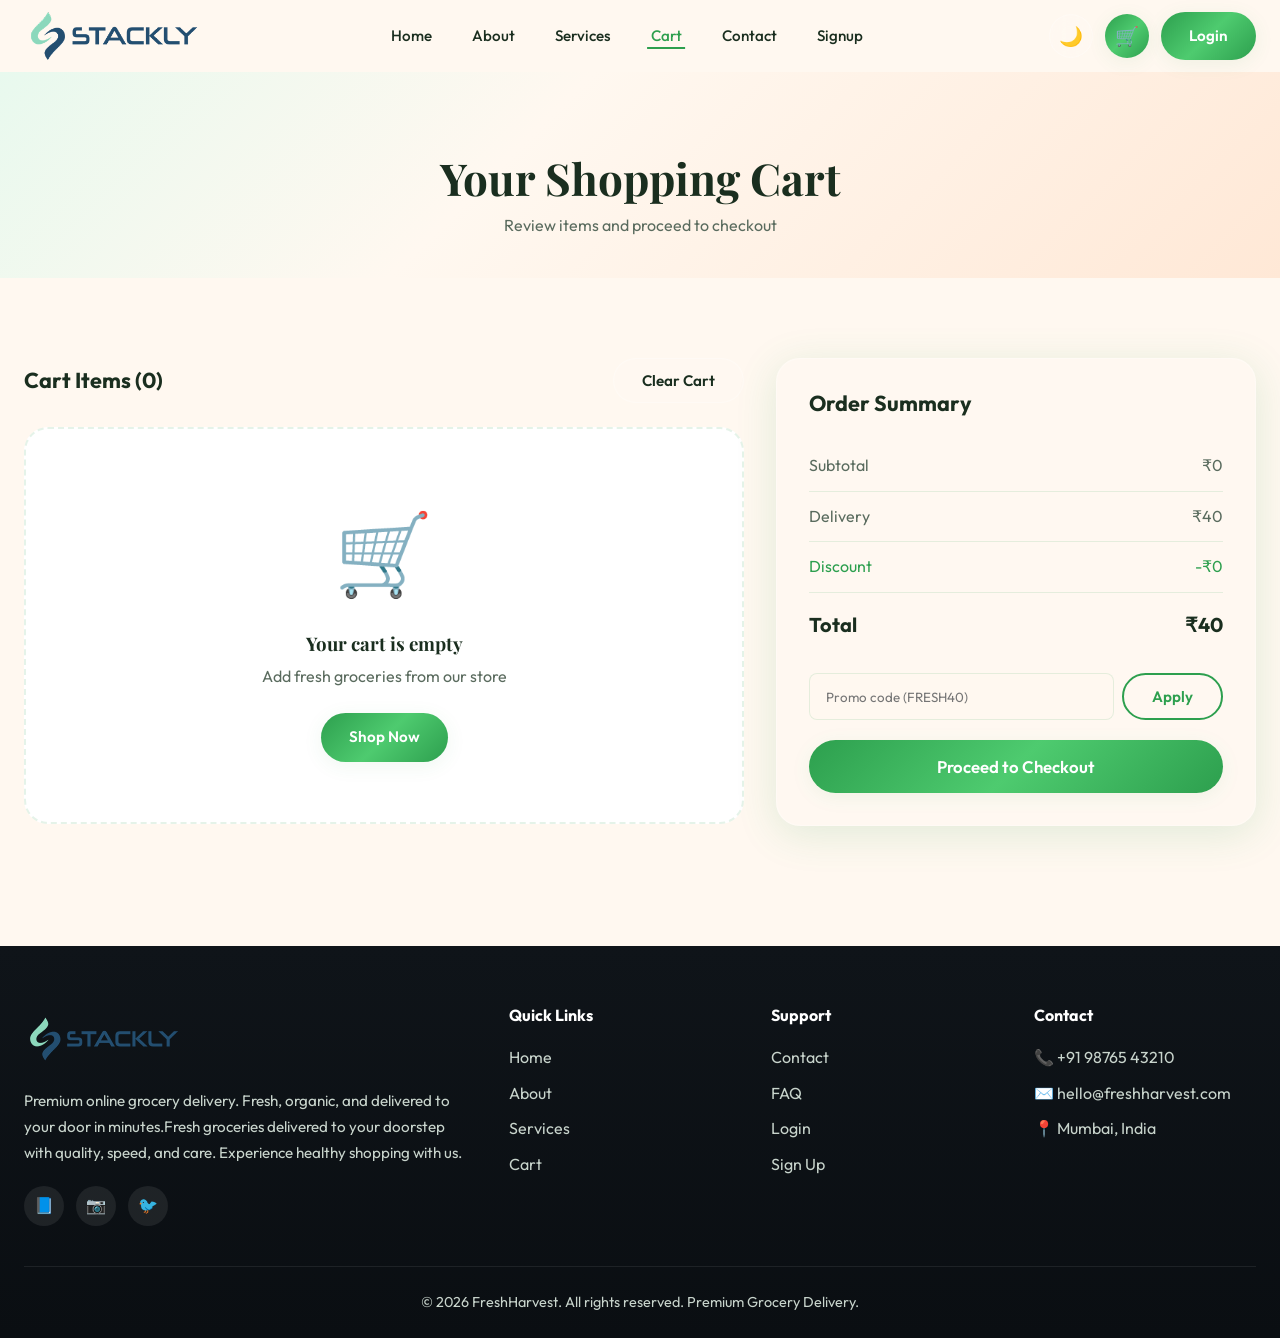
<file: cart.html>
<!DOCTYPE html>
<html lang="en">
<head>
  <meta charset="UTF-8">
  <meta name="viewport" content="width=device-width, initial-scale=1.0">
  <title>Cart | FreshHarvest</title>
  <link rel="stylesheet" href="css/common.css">
  <link rel="stylesheet" href="css/cart.css">
</head>
<body>
  <div class="page-loader"><div class="loader-basket">🛒</div><p>Loading cart...</p><div class="loader-bar"></div></div>
  <nav class="navbar">
    <div class="container nav-inner">
      <a href="index.html" class="logo">
      <img src="assets/stack logo.png" alt="FreshHarvest Logo">  
      </a>
      <ul class="nav-links">
        <li><a href="index.html">Home</a></li>
        <li><a href="about.html">About</a></li>
        <li><a href="services.html">Services</a></li>
        <li><a href="cart.html" class="active">Cart</a></li>
        <li><a href="contact.html">Contact</a></li>
        <li><a href="signup.html">Signup</a></li>
      </ul>
      <div class="nav-actions">
        <button class="theme-toggle" aria-label="Toggle theme">🌙</button>
        <a href="cart.html" class="cart-icon-btn">🛒<span class="cart-badge" style="display:none">0</span></a>
        <a href="login.html" class="btn btn-primary">Login</a>
        <button class="hamburger" aria-label="Menu"><span></span><span></span><span></span></button>
      </div>
    </div>
  </nav>

  <main>
    <section class="cart-hero">
      <div class="container">
        <h1 class="reveal">Your Shopping Cart</h1>
        <p class="reveal">Review items and proceed to checkout</p>
      </div>
    </section>

    <section class="section cart-section">
      <div class="container cart-layout">
        <div class="cart-items-wrap reveal-left">
          <div class="cart-header-row">
            <h2>Cart Items (<span id="cartCount">0</span>)</h2>
            <button class="btn btn-ghost" id="clearCart">Clear Cart</button>
          </div>
          <div id="cartItems" class="cart-items-list"></div>
          <div id="emptyCart" class="empty-cart" style="display:none">
            <span>🛒</span>
            <h3>Your cart is empty</h3>
            <p>Add fresh groceries from our store</p>
            <a href="index.html#products" class="btn btn-primary">Shop Now</a>
          </div>
        </div>

        <aside class="order-summary glass-card reveal-right">
          <h2>Order Summary</h2>
          <div class="summary-row"><span>Subtotal</span><span id="subtotal">₹0</span></div>
          <div class="summary-row"><span>Delivery</span><span id="delivery">₹40</span></div>
          <div class="summary-row discount"><span>Discount</span><span id="discount">-₹0</span></div>
          <div class="summary-row total"><span>Total</span><span id="total">₹0</span></div>
          <div class="promo-box">
            <input type="text" id="promoCode" placeholder="Promo code (FRESH40)">
            <button class="btn btn-outline" id="applyPromo">Apply</button>
          </div>
          <button class="btn btn-primary btn-checkout" id="checkoutBtn">Proceed to Checkout</button>
        </aside>
      </div>
    </section>

    <section class="section checkout-section" id="checkoutSection" style="display:none">
      <div class="container">
        <div class="checkout-form glass-card reveal">
          <h2>Checkout Details</h2>
          <form id="checkoutForm">
            <div class="checkout-grid">
              <div class="form-group"><label>Full Name</label><input type="text" required placeholder="John Doe"></div>
              <div class="form-group"><label>Phone</label><input type="tel" required placeholder="+91 9876543210"></div>
              <div class="form-group full"><label>Delivery Address</label><textarea rows="3" required placeholder="Street, City, PIN"></textarea></div>
              <div class="form-group"><label>Payment Method</label>
                <select required>
                  <option>UPI</option>
                  <option>Credit/Debit Card</option>
                  <option>Cash on Delivery</option>
                </select>
              </div>
            </div>
            <button type="submit" class="btn btn-accent">Place Order</button>
          </form>
        </div>
      </div>
    </section>
  </main>

    <footer class="footer">
    <div class="container">
      <div class="footer-grid">
        <div>
          <a href="index.html" class="logo">
      <img src="assets/stack logo.png" alt="ss">
          </a>
          <p class="footer-desc">Premium online grocery delivery. Fresh, organic, and delivered to your door in minutes.Fresh groceries delivered to your doorstep with quality, speed, and care.
Experience healthy shopping with us.
</p>
          <div class="footer-social">
            <a href="404.html" aria-label="Facebook">📘</a>
            <a href="404.html" aria-label="Instagram">📷</a>
            <a href="404.html" aria-label="Twitter">🐦</a>
          </div>
        </div>
        <div>
          <h4>Quick Links</h4>
          <ul class="footer-links">
            <li><a href="index.html">Home</a></li>
            <li><a href="about.html">About</a></li>
            <li><a href="services.html">Services</a></li>
            <li><a href="cart.html">Cart</a></li>
          </ul>
        </div>
        <div>
          <h4>Support</h4>
          <ul class="footer-links">
            <li><a href="contact.html">Contact</a></li>
            <li><a href="404.html">FAQ</a></li>
            <li><a href="login.html">Login</a></li>
            <li><a href="signup.html">Sign Up</a></li>
          </ul>
        </div>
        <div>
          <h4>Contact</h4>
          <ul class="footer-links">
            <li>📞 +91 98765 43210</li>
            <li>✉️ hello@freshharvest.com</li>
            <li>📍 Mumbai, India</li>
          </ul>
        </div>
      </div>
      <div class="footer-bottom">
        <p>&copy; 2026 FreshHarvest. All rights reserved. Premium Grocery Delivery.</p>
      </div>
    </div>
  </footer>

  <script src="js/common.js"></script>
  <script src="js/cart.js"></script>
</body>
</html>
</file>
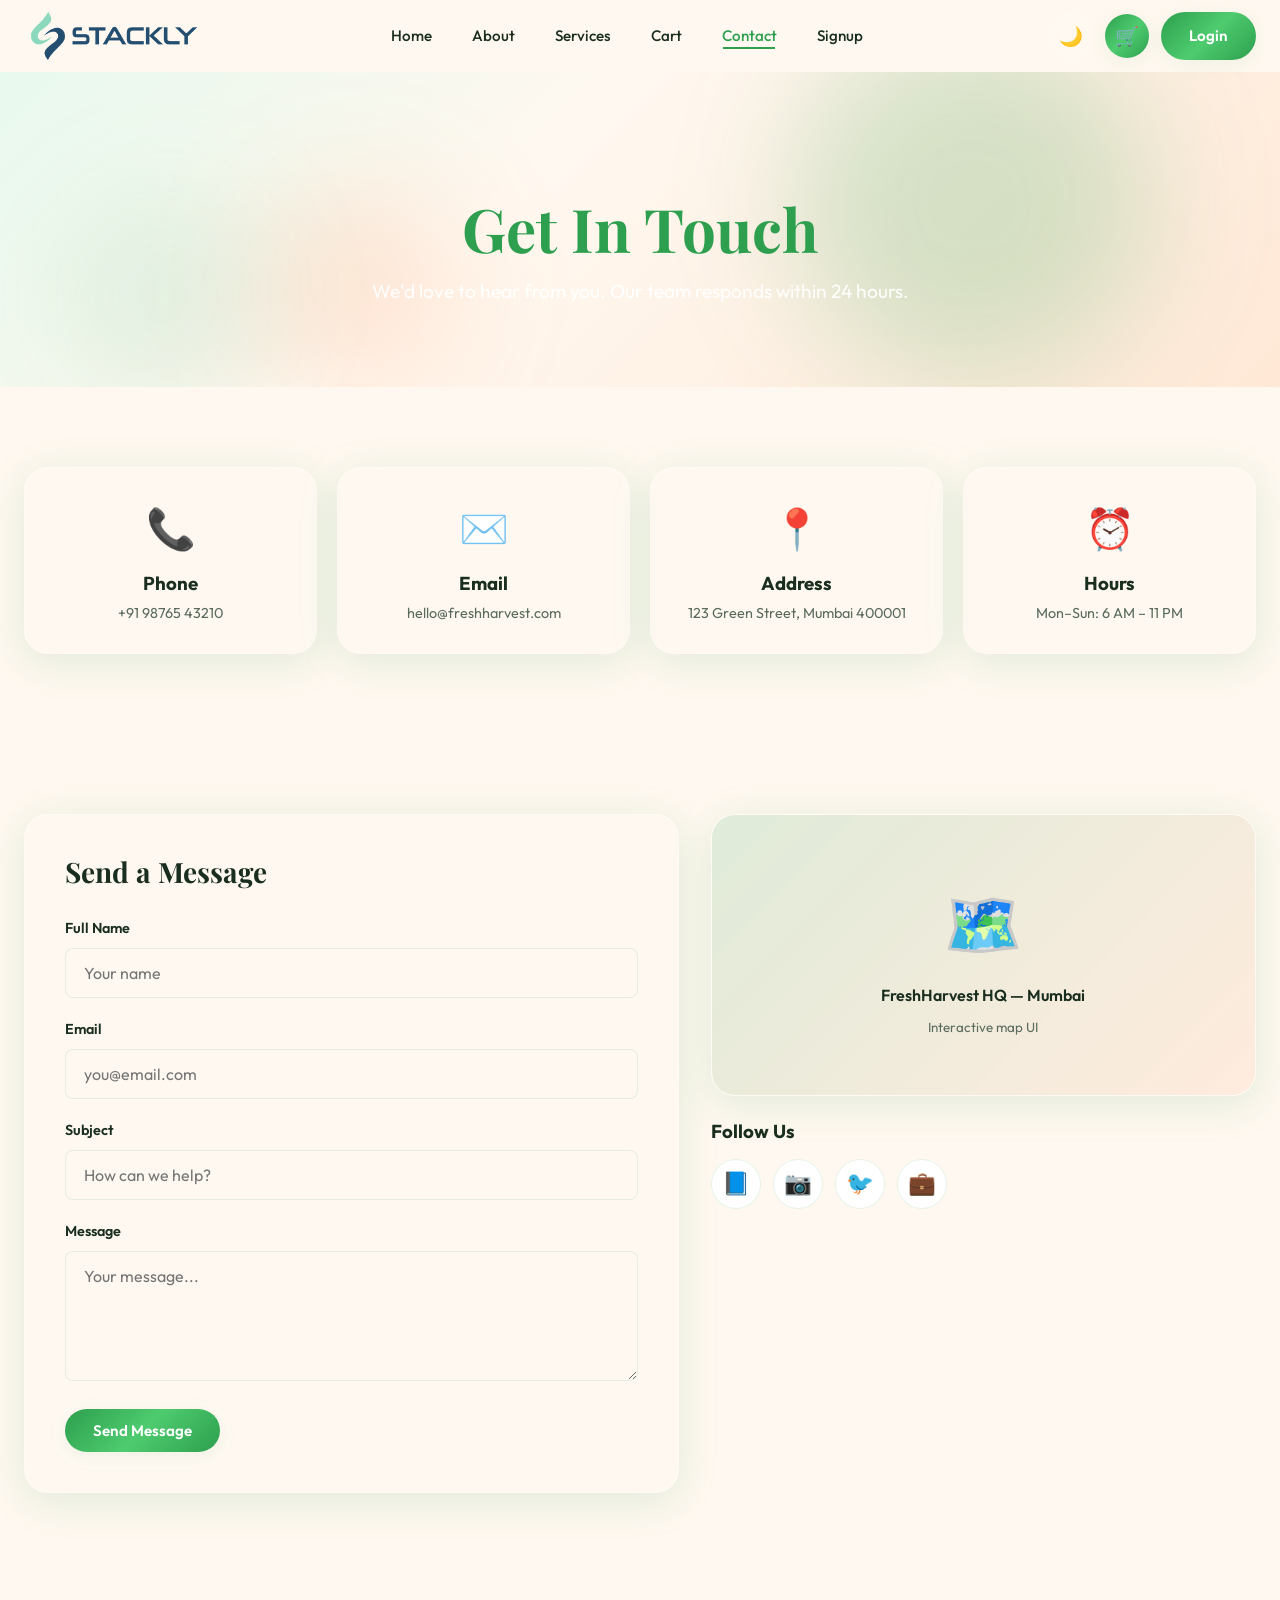
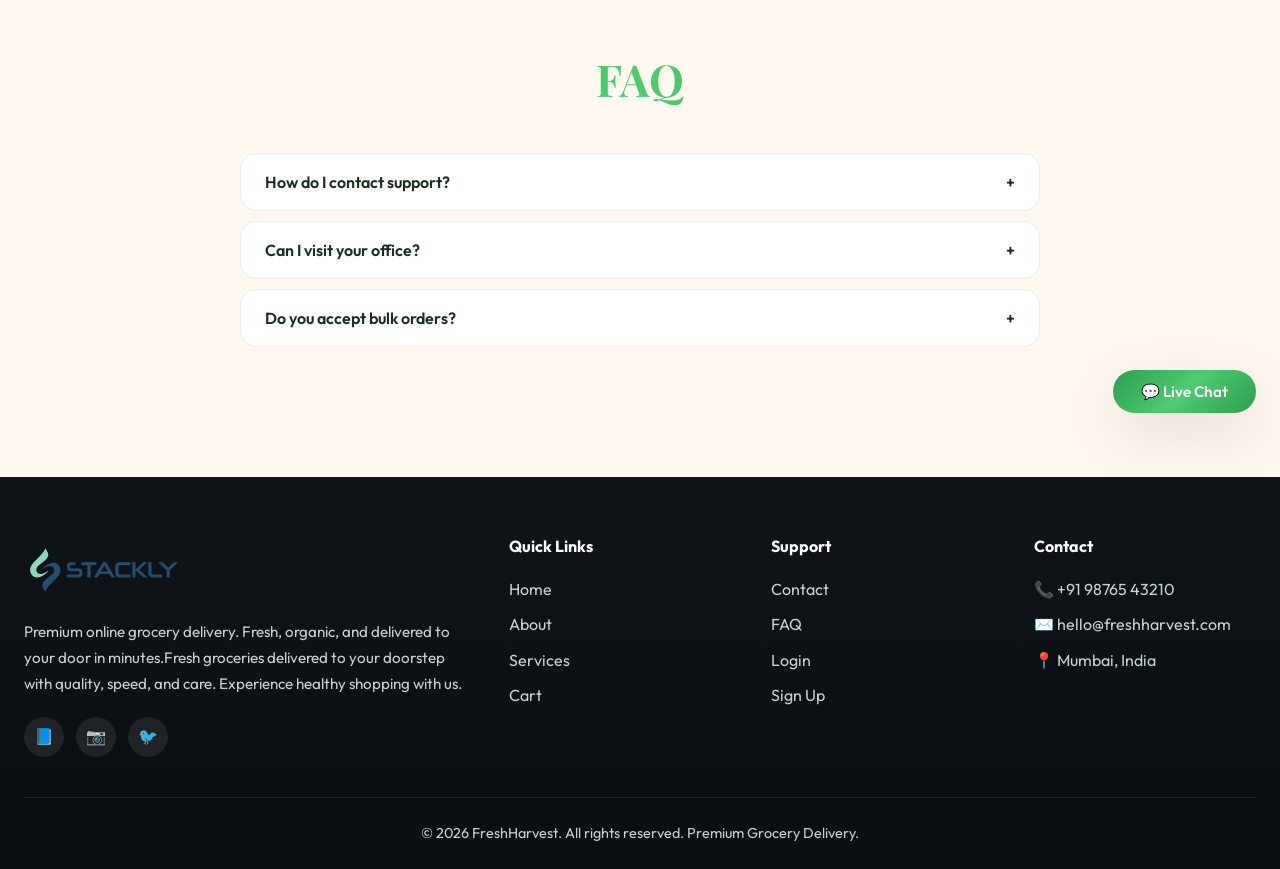
<file: contact.html>
<!DOCTYPE html>
<html lang="en">
<head>
  <meta charset="UTF-8">
  <meta name="viewport" content="width=device-width, initial-scale=1.0">
  <title>Contact | FreshHarvest</title>
  <link rel="stylesheet" href="css/common.css">
  <link rel="stylesheet" href="css/contact.css">
</head>
<body>
  <div class="page-loader"><div class="loader-basket">🛒</div><p>Loading...</p><div class="loader-bar"></div></div>
  <nav class="navbar">
    <div class="container nav-inner">
      <a href="index.html" class="logo">
<img src="assets/stack logo.png" alt="FreshHarvest Logo">
      </a>
      <ul class="nav-links">
        <li><a href="index.html">Home</a></li>
        <li><a href="about.html">About</a></li>
        <li><a href="services.html">Services</a></li>
        <li><a href="cart.html">Cart</a></li>
        <li><a href="contact.html" class="active">Contact</a></li>
        <li><a href="signup.html">Signup</a></li>
      </ul>
      <div class="nav-actions">
        <button class="theme-toggle" aria-label="Toggle theme">🌙</button>
        <a href="cart.html" class="cart-icon-btn">🛒<span class="cart-badge" style="display:none">0</span></a>
        <a href="login.html" class="btn btn-primary">Login</a>
        <button class="hamburger" aria-label="Menu"><span></span><span></span><span></span></button>
      </div>
    </div>
  </nav>

  <main class="contact-main">
    <section class="page-hero contact-hero">
      <div class="bg-orbs"><span></span><span></span><span></span></div>
      <div class="container reveal">
        <h1>Get In Touch</h1>
        <p>We'd love to hear from you. Our team responds within 24 hours.</p>
      </div>
    </section>

    <section class="section">
      <div class="container contact-cards reveal">
        <div class="contact-card glass-card"><span>📞</span><h3>Phone</h3><p>+91 98765 43210</p></div>
        <div class="contact-card glass-card"><span>✉️</span><h3>Email</h3><p>hello@freshharvest.com</p></div>
        <div class="contact-card glass-card"><span>📍</span><h3>Address</h3><p>123 Green Street, Mumbai 400001</p></div>
        <div class="contact-card glass-card"><span>⏰</span><h3>Hours</h3><p>Mon–Sun: 6 AM – 11 PM</p></div>
      </div>
    </section>

    <section class="section">
      <div class="container contact-grid">
        <form class="contact-form glass-card reveal-left" id="contactForm">
          <h2>Send a Message</h2>
          <div class="form-group"><label for="name">Full Name</label><input type="text" id="name" required placeholder="Your name"></div>
          <div class="form-group"><label for="email">Email</label><input type="email" id="email" required placeholder="you@email.com"></div>
          <div class="form-group"><label for="subject">Subject</label><input type="text" id="subject" required placeholder="How can we help?"></div>
          <div class="form-group"><label for="message">Message</label><textarea id="message" rows="5" required placeholder="Your message..."></textarea></div>
          <button type="submit" class="btn btn-primary">Send Message</button>
        </form>
        <div class="reveal-right">
          <div class="map-ui glass-card">
            <div class="map-placeholder">
              <span>🗺️</span>
              <p>FreshHarvest HQ — Mumbai</p>
              <small>Interactive map UI</small>
            </div>
          </div>
          <div class="social-section">
            <h3>Follow Us</h3>
            <div class="social-icons">
              <a href="#" class="social-btn" aria-label="Facebook">📘</a>
              <a href="#" class="social-btn" aria-label="Instagram">📷</a>
              <a href="#" class="social-btn" aria-label="Twitter">🐦</a>
              <a href="#" class="social-btn" aria-label="LinkedIn">💼</a>
            </div>
          </div>
        </div>
      </div>
    </section>

    <section class="section">
      <div class="container">
        <div class="section-header reveal"><h2 class="section-title">FAQ</h2></div>
        <div class="faq-accordion" id="contactFaq"></div>
      </div>
    </section>

    <div class="live-chat-widget" id="liveChat">
      <button class="chat-toggle btn btn-primary" id="chatToggle">💬 Live Chat</button>
      <div class="chat-panel glass-card" id="chatPanel">
        <div class="chat-header"><h4>FreshHarvest Support</h4><button id="chatClose">✕</button></div>
        <div class="chat-messages" id="chatMessages">
          <div class="chat-msg bot">Hi! How can we help you today? 🌿</div>
        </div>
        <form class="chat-input" id="chatForm">
          <input type="text" placeholder="Type a message..." required>
          <button type="submit" class="btn btn-primary">Send</button>
        </form>
      </div>
    </div>
  </main>

  <footer class="footer">
    <div class="container">
      <div class="footer-grid">
        <div>
          <a href="index.html" class="logo">
      <img src="assets/stack logo.png" alt="ss">
          </a>
          <p class="footer-desc">Premium online grocery delivery. Fresh, organic, and delivered to your door in minutes.Fresh groceries delivered to your doorstep with quality, speed, and care.
Experience healthy shopping with us.
</p>
          <div class="footer-social">
            <a href="404.html" aria-label="Facebook">📘</a>
            <a href="404.html" aria-label="Instagram">📷</a>
            <a href="404.html" aria-label="Twitter">🐦</a>
          </div>
        </div>
        <div>
          <h4>Quick Links</h4>
          <ul class="footer-links">
            <li><a href="index.html">Home</a></li>
            <li><a href="about.html">About</a></li>
            <li><a href="services.html">Services</a></li>
            <li><a href="cart.html">Cart</a></li>
          </ul>
        </div>
        <div>
          <h4>Support</h4>
          <ul class="footer-links">
            <li><a href="contact.html">Contact</a></li>
            <li><a href="404.html">FAQ</a></li>
            <li><a href="login.html">Login</a></li>
            <li><a href="signup.html">Sign Up</a></li>
          </ul>
        </div>
        <div>
          <h4>Contact</h4>
          <ul class="footer-links">
            <li>📞 +91 98765 43210</li>
            <li>✉️ hello@freshharvest.com</li>
            <li>📍 Mumbai, India</li>
          </ul>
        </div>
      </div>
      <div class="footer-bottom">
        <p>&copy; 2026 FreshHarvest. All rights reserved. Premium Grocery Delivery.</p>
      </div>
    </div>
  </footer>
  <script src="js/common.js"></script>
  <script src="js/contact.js"></script>
</body>
</html>
</file>
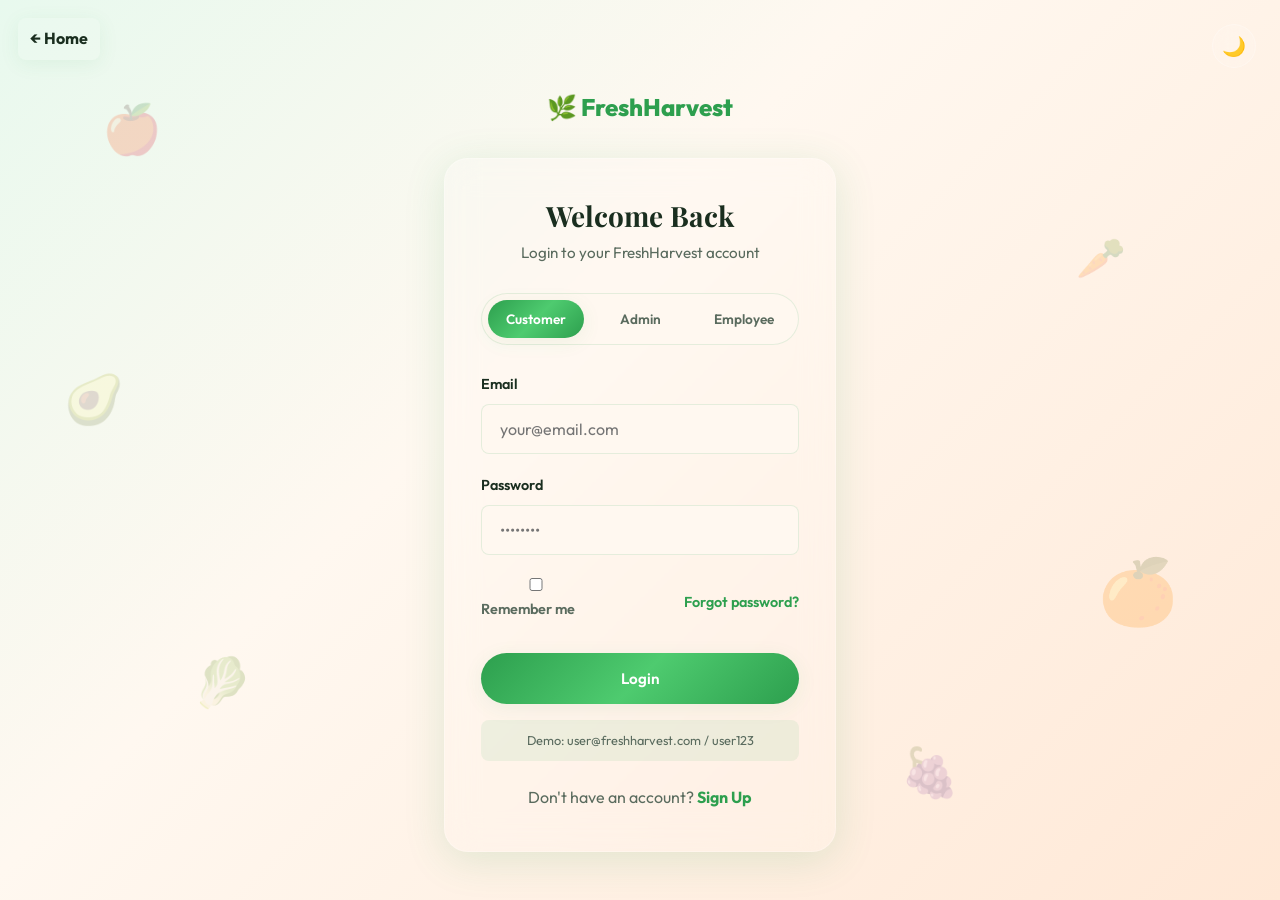
<file: employee-dashboard.html>
<!DOCTYPE html>
<html lang="en">
<head>
  <meta charset="UTF-8">
  <meta name="viewport" content="width=device-width, initial-scale=1.0">
  <title>Employee Dashboard | FreshHarvest</title>
  <link rel="stylesheet" href="css/common.css">
  <link rel="stylesheet" href="css/employee.css">
</head>
<body class="dashboard-body">
  <aside class="sidebar employee-sidebar" id="sidebar">
    <div class="sidebar-logo">🚴 Delivery Portal</div>
    <nav class="sidebar-nav">
      <a href="#" class="active" data-section="overview">📋 Overview</a>
      <a href="#" data-section="orders">📦 Assigned Orders</a>
      <a href="#" data-section="tracking">📍 Delivery Tracking</a>
      <a href="#" data-section="stock">📊 Stock Updates</a>
      <a href="#" data-section="customers">👤 Customers</a>
      <a href="index.html">🏠 Store</a>
      <a href="#" id="empLogout">🚪 Logout</a>
    </nav>
  </aside>

  <button class="sidebar-toggle" id="sidebarToggle" aria-label="Menu">☰</button>

  <main class="dashboard-main">
    <div class="dash-header">
      <h1 id="empTitle">Employee Overview</h1>
      <div class="dash-header-actions">
        <button class="theme-toggle" aria-label="Toggle theme">🌙</button>
        <span id="empName">Employee</span>
      </div>
    </div>

    <div class="dash-section active" id="section-overview">
      <div class="dash-cards">
        <div class="dash-card"><span class="card-icon">📦</span><div class="card-value" data-count="12" data-suffix="">0</div><div class="card-label">Assigned Today</div></div>
        <div class="dash-card"><span class="card-icon">✅</span><div class="card-value" data-count="8" data-suffix="">0</div><div class="card-label">Completed</div></div>
        <div class="dash-card"><span class="card-icon">🚴</span><div class="card-value" data-count="4" data-suffix="">0</div><div class="card-label">In Transit</div></div>
        <div class="dash-card"><span class="card-icon">⭐</span><div class="card-value">4.9</div><div class="card-label">Rating</div></div>
      </div>
      <div class="task-cards" id="taskCards"></div>
    </div>

    <div class="dash-section" id="section-orders">
      <div class="panel"><h2>Assigned Orders</h2><div id="assignedOrders"></div></div>
    </div>

    <div class="dash-section" id="section-tracking">
      <div class="panel"><h2>Live Delivery Tracking</h2><div id="trackingList"></div></div>
    </div>

    <div class="dash-section" id="section-stock">
      <div class="panel"><h2>Stock Updates</h2><div class="stock-grid" id="stockGrid"></div></div>
    </div>

    <div class="dash-section" id="section-customers">
      <div class="panel"><h2>Customer Details</h2><div id="customerDetails"></div></div>
    </div>
  </main>

  <script src="js/common.js"></script>
  <script src="js/employee.js"></script>
</body>
</html>
</file>
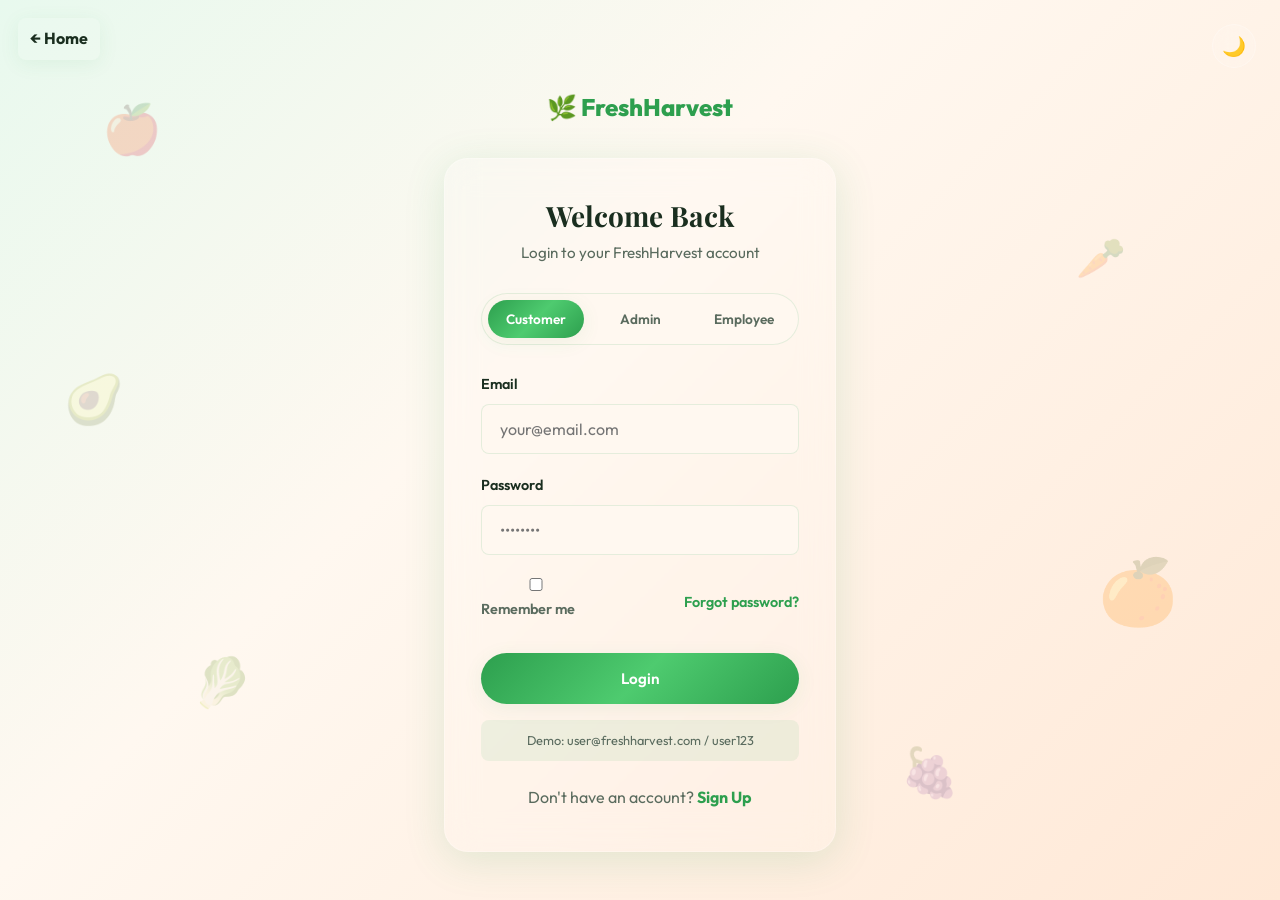
<file: login.html>
<!DOCTYPE html>
<html lang="en">
<head>
  <meta charset="UTF-8">
  <meta name="viewport" content="width=device-width, initial-scale=1.0">
  <title>Login | FreshHarvest</title>
  <link rel="stylesheet" href="css/common.css">
  <link rel="stylesheet" href="css/login.css">
</head>
<body class="auth-page">
    <a href="index.html" class="back-home" aria-label="Back to home">← Home</a>

  <div class="auth-bg">
    <span class="float-fruit">🍎</span>
    <span class="float-fruit">🥕</span>
    <span class="float-fruit">🥬</span>
    <span class="float-fruit">🍊</span>
    <span class="float-fruit">🍇</span>
    <span class="float-fruit">🥑</span>
  </div>

  <button class="theme-toggle auth-theme" aria-label="Toggle theme">🌙</button>

  <div class="auth-container">
    <a href="index.html" class="auth-logo">🌿 FreshHarvest</a>

    <div class="login-card glass-card reveal">
      <h1>Welcome Back</h1>
      <p class="auth-subtitle">Login to your FreshHarvest account</p>

      <div class="role-tabs">
        <button class="role-tab active" data-role="customer">Customer</button>
        <button class="role-tab" data-role="admin">Admin</button>
        <button class="role-tab" data-role="employee">Employee</button>
      </div>

      <form id="loginForm" class="auth-form">
        <div class="form-group">
          <label for="loginEmail">Email</label>
          <input type="email" id="loginEmail" required placeholder="your@email.com">
        </div>
        <div class="form-group">
          <label for="loginPassword">Password</label>
          <input type="password" id="loginPassword" required placeholder="••••••••">
        </div>
        <div class="form-options">
          <label class="remember"><input type="checkbox"> Remember me</label>
          <a href="#" class="forgot-link" id="forgotLink">Forgot password?</a>
        </div>
        <button type="submit" class="btn btn-primary btn-full">Login</button>
        <p class="demo-hint" id="demoHint">Demo: user@freshharvest.com / user123</p>
      </form>

      <p class="auth-switch">Don't have an account? <a href="signup.html">Sign Up</a></p>
    </div>
  </div>

  <script src="js/common.js"></script>
  <script src="js/login.js"></script>
</body>
</html>
</file>
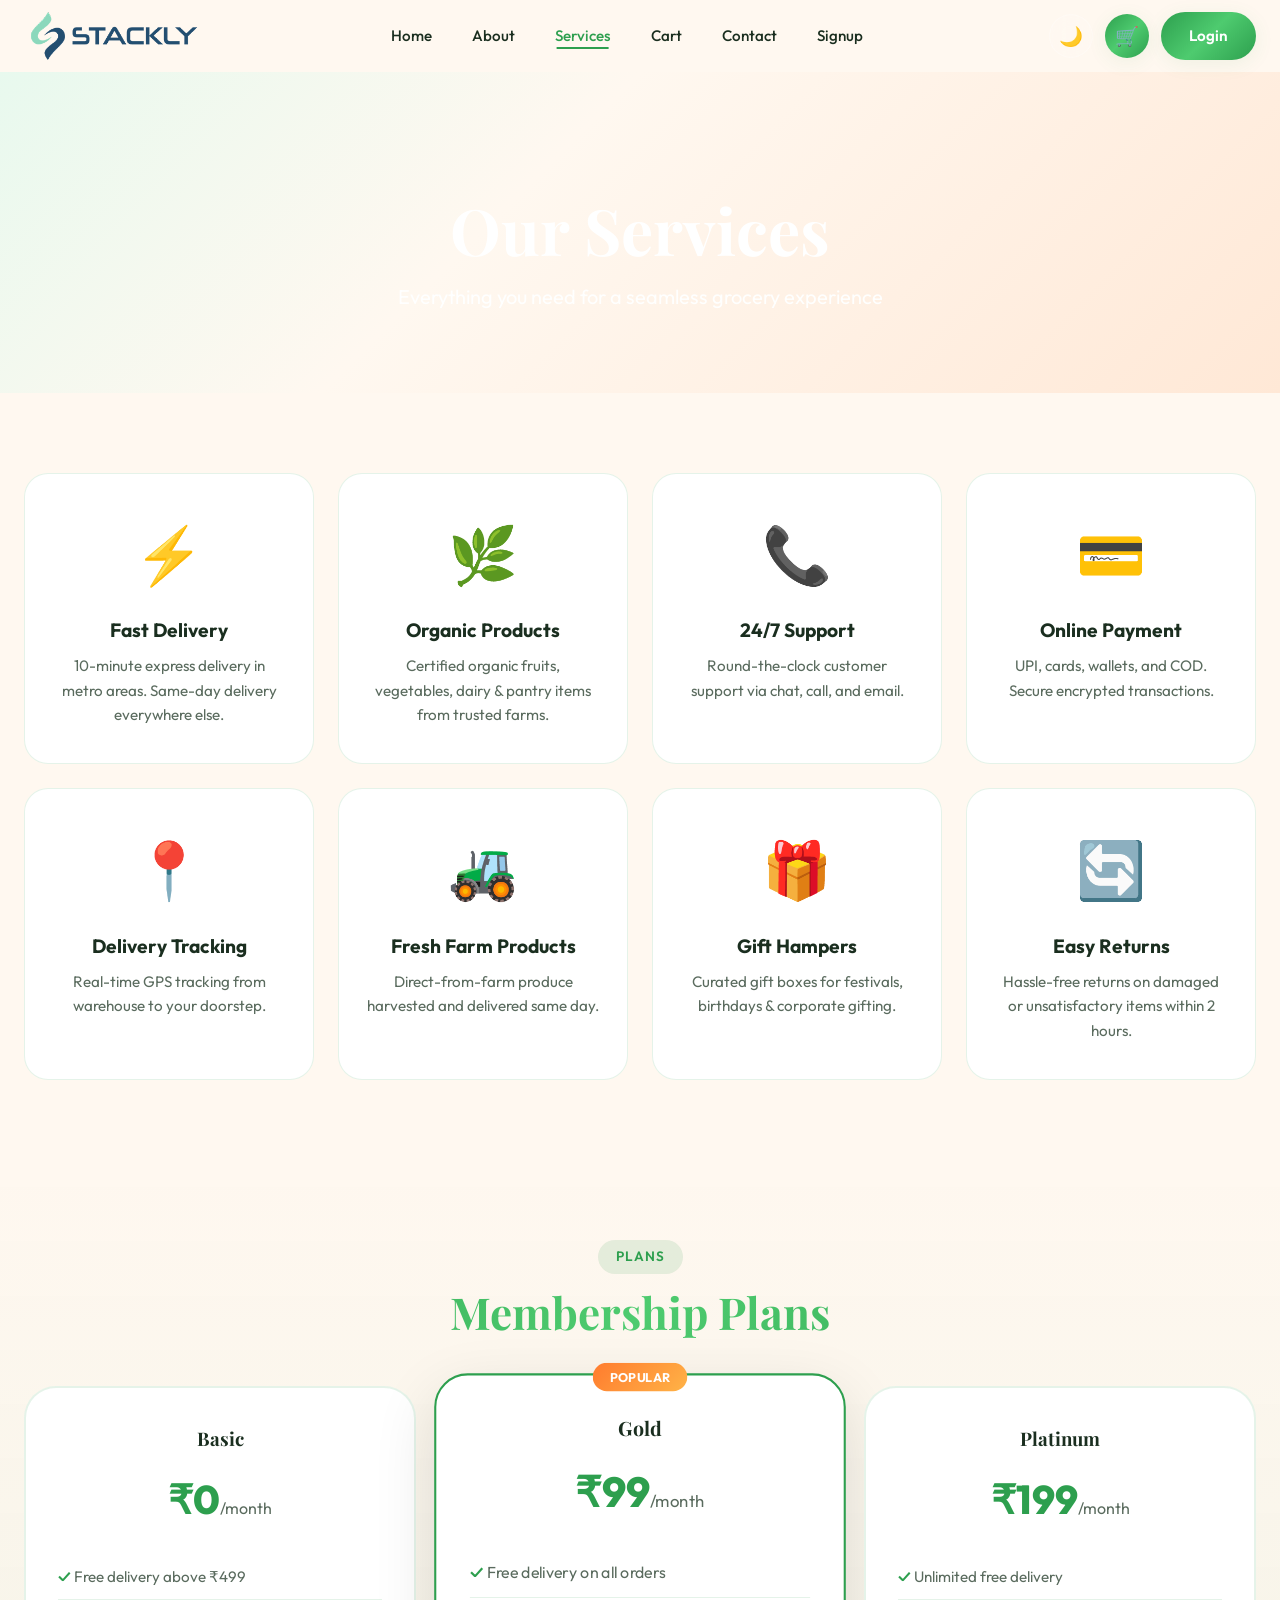
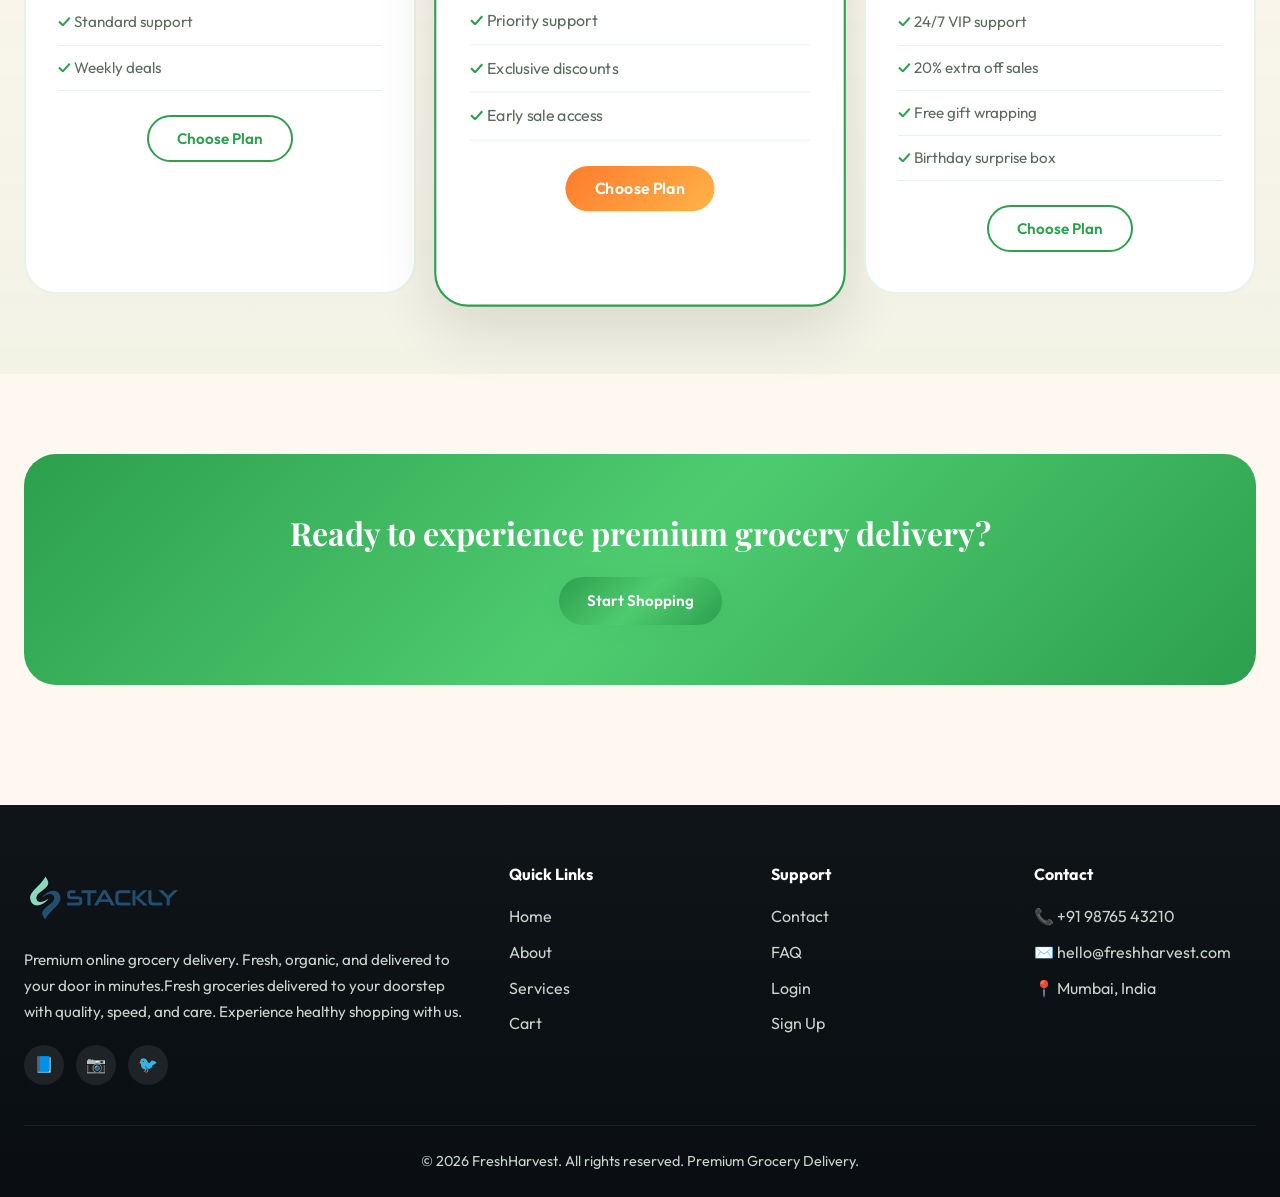
<file: services.html>
<!DOCTYPE html>
<html lang="en">
<head>
  <meta charset="UTF-8">
  <meta name="viewport" content="width=device-width, initial-scale=1.0">
  <title>Services | FreshHarvest</title>
  <link rel="stylesheet" href="css/common.css">
  <link rel="stylesheet" href="css/services.css">
</head>
<body>
  <div class="page-loader"><div class="loader-basket">🛒</div><p>Loading...</p><div class="loader-bar"></div></div>
  <nav class="navbar">
    <div class="container nav-inner">
      <a href="index.html" class="logo">
<img src="assets/stack logo.png" alt="FreshHarvest Logo">
      </a>
      <ul class="nav-links">
        <li><a href="index.html">Home</a></li>
        <li><a href="about.html">About</a></li>
        <li><a href="services.html" class="active">Services</a></li>
        <li><a href="cart.html">Cart</a></li>
        <li><a href="contact.html">Contact</a></li>
        <li><a href="signup.html">Signup</a></li>
      </ul>
      <div class="nav-actions">
        <button class="theme-toggle" aria-label="Toggle theme">🌙</button>
        <a href="cart.html" class="cart-icon-btn">🛒<span class="cart-badge" style="display:none">0</span></a>
        <a href="login.html" class="btn btn-primary">Login</a>
        <button class="hamburger" aria-label="Menu"><span></span><span></span><span></span></button>
      </div>
    </div>
  </nav>

  <main>
    <section class="page-hero services-hero">
      <div class="container reveal">
        <h1>Our Services</h1>
        <p>Everything you need for a seamless grocery experience</p>
      </div>
    </section>

    <section class="section">
      <div class="container">
        <div class="services-grid" id="servicesGrid"></div>
      </div>
    </section>

    <section class="section membership-section">
      <div class="container">
        <div class="section-header reveal">
          <span class="section-tag">Plans</span>
          <h2 class="section-title">Membership Plans</h2>
        </div>
        <div class="plans-grid" id="plansGrid"></div>
      </div>
    </section>

    <section class="section">
      <div class="container reveal">
        <div class="cta-banner">
          <h2>Ready to experience premium grocery delivery?</h2>
          <a href="index.html#products" class="btn btn-primary">Start Shopping</a>
        </div>
      </div>
    </section>
  </main>

   <footer class="footer">
    <div class="container">
      <div class="footer-grid">
        <div>
          <a href="index.html" class="logo">
      <img src="assets/stack logo.png" alt="ss">
          </a>
          <p class="footer-desc">Premium online grocery delivery. Fresh, organic, and delivered to your door in minutes.Fresh groceries delivered to your doorstep with quality, speed, and care.
Experience healthy shopping with us.
</p>
          <div class="footer-social">
            <a href="404.html" aria-label="Facebook">📘</a>
            <a href="404.html" aria-label="Instagram">📷</a>
            <a href="404.html" aria-label="Twitter">🐦</a>
          </div>
        </div>
        <div>
          <h4>Quick Links</h4>
          <ul class="footer-links">
            <li><a href="index.html">Home</a></li>
            <li><a href="about.html">About</a></li>
            <li><a href="services.html">Services</a></li>
            <li><a href="cart.html">Cart</a></li>
          </ul>
        </div>
        <div>
          <h4>Support</h4>
          <ul class="footer-links">
            <li><a href="contact.html">Contact</a></li>
            <li><a href="404.html">FAQ</a></li>
            <li><a href="login.html">Login</a></li>
            <li><a href="signup.html">Sign Up</a></li>
          </ul>
        </div>
        <div>
          <h4>Contact</h4>
          <ul class="footer-links">
            <li>📞 +91 98765 43210</li>
            <li>✉️ hello@freshharvest.com</li>
            <li>📍 Mumbai, India</li>
          </ul>
        </div>
      </div>
      <div class="footer-bottom">
        <p>&copy; 2026 FreshHarvest. All rights reserved. Premium Grocery Delivery.</p>
      </div>
    </div>
  </footer>

  <script src="js/common.js"></script>
  <script src="js/services.js"></script>
</body>
</html>
</file>
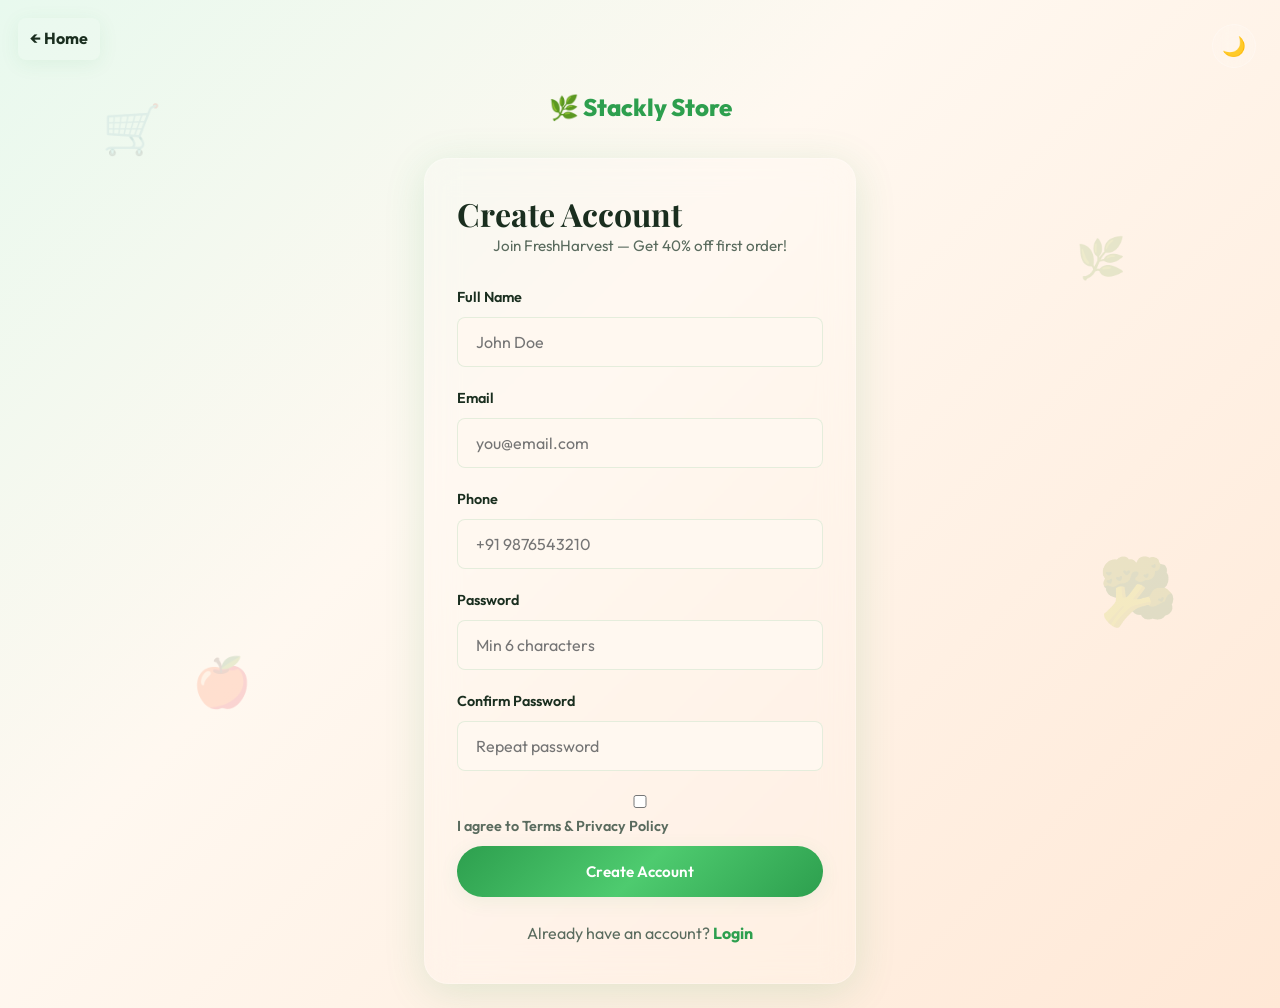
<file: signup.html>
<!DOCTYPE html>
<html lang="en">
<head>
  <meta charset="UTF-8">
  <meta name="viewport" content="width=device-width, initial-scale=1.0">
  <title>Sign Up | FreshHarvest</title>
  <link rel="stylesheet" href="css/common.css">
  <link rel="stylesheet" href="css/login.css">
  <link rel="stylesheet" href="css/signup.css">
</head>
<body class="auth-page signup-page">
  <a href="index.html" class="back-home" aria-label="Back to home">← Home</a>
  <div class="auth-bg">
    <span class="float-fruit">🛒</span>
    <span class="float-fruit">🌿</span>
    <span class="float-fruit">🍎</span>
    <span class="float-fruit">🥦</span>
  </div>
  <button class="theme-toggle auth-theme" aria-label="Toggle theme">🌙</button>

  <div class="auth-container signup-container">
    <a href="index.html" class="auth-logo">🌿 Stackly Store</a>
    <div class="signup-card glass-card reveal">
      <h1>Create Account</h1>
      <p class="auth-subtitle">Join FreshHarvest — Get 40% off first order!</p>
      <form id="signupForm" class="auth-form">
        <div class="form-group"><label>Full Name</label><input type="text" required placeholder="John Doe"></div>
        <div class="form-group"><label>Email</label><input type="email" required placeholder="you@email.com"></div>
        <div class="form-group"><label>Phone</label><input type="tel" required placeholder="+91 9876543210"></div>
        <div class="form-group"><label>Password</label><input type="password" required minlength="6" placeholder="Min 6 characters"></div>
        <div class="form-group"><label>Confirm Password</label><input type="password" id="confirmPass" required placeholder="Repeat password"></div>
        <label class="terms"><input type="checkbox" required> I agree to Terms & Privacy Policy</label>
        <button type="submit" class="btn btn-primary btn-full">Create Account</button>
      </form>
      <p class="auth-switch">Already have an account? <a href="login.html">Login</a></p>
    </div>
  </div>
  <script src="js/common.js"></script>
  <script src="js/signup.js"></script>
</body>
</html>
</file>
<file: css/common.css>
/* ============================================
   FreshHarvest — Shared Styles
   Premium Grocery Store — Common CSS
   ============================================ */

@import url('https://fonts.googleapis.com/css2?family=Outfit:wght@300;400;500;600;700;800&family=Playfair+Display:wght@600;700&display=swap');
.logo {
    display: flex;
    align-items: center;
    justify-content: center;
    text-decoration: none;
}

.logo img {
    width: 100%;
    max-width: 180px;   /* Desktop size */
    height: auto;
    object-fit: contain;
    display: block;
}

/* Tablet View */
@media (max-width: 992px) {
    .logo img {
        max-width: 150px;
    }
}

/* Mobile View */
@media (max-width: 768px) {
    .logo img {
        max-width: 130px;
    }
}

/* Small Mobile Devices */
@media (max-width: 480px) {
    .logo img {
        max-width: 110px;
    }
}
:root {
  --primary: #2d9f4e;
  --primary-dark: #1e7a3a;
  --primary-light: #4ecb6f;
  --accent: #ff7b2e;
  --accent-dark: #e65a00;
  --cream: #fff8f0;
  --white: #ffffff;
  --dark: #0f1419;
  --dark-card: #1a222d;
  --dark-surface: #232d3b;
  --text: #1a2e1f;
  --text-muted: #5a6b5e;
  --glass: rgba(255, 255, 255, 0.12);
  --glass-border: rgba(255, 255, 255, 0.25);
  --shadow-sm: 0 4px 20px rgba(45, 159, 78, 0.08);
  --shadow-md: 0 8px 40px rgba(45, 159, 78, 0.15);
  --shadow-lg: 0 20px 60px rgba(0, 0, 0, 0.12);
  --gradient-hero: linear-gradient(135deg, #e8f9ee 0%, #fff8f0 40%, #ffe8d6 100%);
  --gradient-primary: linear-gradient(135deg, #2d9f4e 0%, #4ecb6f 50%, #2d9f4e 100%);
  --gradient-accent: linear-gradient(135deg, #ff7b2e 0%, #ffb347 100%);
  --radius-sm: 8px;
  --radius-md: 16px;
  --radius-lg: 24px;
  --radius-xl: 32px;
  --transition: 0.35s cubic-bezier(0.4, 0, 0.2, 1);
  --nav-height: 72px;
  --bg: var(--cream);
  --bg-card: var(--white);
  --border: rgba(45, 159, 78, 0.12);
}

[data-theme="dark"] {
  --cream: #0f1419;
  --white: #1a222d;
  --text: #e8f0ea;
  --text-muted: #8a9a8e;
  --bg: #0f1419;
  --bg-card: #1a222d;
  --border: rgba(78, 203, 111, 0.15);
  --gradient-hero: linear-gradient(135deg, #0f1419 0%, #1a222d 50%, #232d3b 100%);
  --shadow-sm: 0 4px 20px rgba(0, 0, 0, 0.3);
  --shadow-md: 0 8px 40px rgba(0, 0, 0, 0.4);
  --glass: rgba(255, 255, 255, 0.06);
  --glass-border: rgba(255, 255, 255, 0.1);
}

*, *::before, *::after {
  margin: 0;
  padding: 0;
  box-sizing: border-box;
}

html {
  scroll-behavior: smooth;
  font-size: 16px;
}

body {
  font-family: 'Outfit', sans-serif;
  background: var(--bg);
  color: var(--text);
  line-height: 1.6;
  overflow-x: hidden;
  transition: background var(--transition), color var(--transition);
}

body.page-loading {
  overflow: hidden;
}

h1, h2, h3, h4 {
  font-family: 'Playfair Display', serif;
  line-height: 1.2;
}

a {
  text-decoration: none;
  color: inherit;
  transition: color var(--transition);
}

img {
  max-width: 100%;
  height: auto;
  display: block;
}

ul { list-style: none; }

.container {
  width: 100%;
  max-width: 1280px;
  margin: 0 auto;
  padding: 0 24px;
}

.section {
  padding: 80px 0;
  position: relative;
}

.section-header {
  text-align: center;
  margin-bottom: 48px;
}

.section-tag {
  display: inline-block;
  padding: 6px 18px;
  background: rgba(45, 159, 78, 0.12);
  color: var(--primary);
  border-radius: 50px;
  font-size: 0.85rem;
  font-weight: 600;
  letter-spacing: 1px;
  text-transform: uppercase;
  margin-bottom: 12px;
}

.section-title {
  font-size: clamp(1.75rem, 4vw, 2.75rem);
  margin-bottom: 12px;
  background: var(--gradient-primary);
  -webkit-background-clip: text;
  -webkit-text-fill-color: transparent;
  background-clip: text;
}

.section-desc {
  color: var(--text-muted);
  max-width: 600px;
  margin: 0 auto;
  font-size: 1.05rem;
}

/* Page Loader */
.page-loader {
  position: fixed;
  inset: 0;
  background: var(--bg);
  z-index: 10000;
  display: flex;
  align-items: center;
  justify-content: center;
  flex-direction: column;
  gap: 20px;
  transition: opacity 0.5s, visibility 0.5s;
  pointer-events: none;
}

.page-loader.hidden {
  opacity: 0;
  visibility: hidden;
  pointer-events: none;
}

/* Fallback: auto-hide loader after a short delay if JS doesn't run */
@keyframes _fh_autoHideLoader {
  to { opacity: 0; visibility: hidden; pointer-events: none; }
}
.page-loader {
  /* small animation delay to auto-hide as a safety net */
  animation: _fh_autoHideLoader 0.01s linear 1.1s forwards;
}

.loader-basket {
  font-size: 4rem;
  animation: basketBounce 1s ease infinite;
}

.loader-bar {
  width: 200px;
  height: 4px;
  background: var(--border);
  border-radius: 4px;
  overflow: hidden;
}

.loader-bar::after {
  content: '';
  display: block;
  width: 40%;
  height: 100%;
  background: var(--gradient-primary);
  border-radius: 4px;
  animation: loaderSlide 1.2s ease infinite;
}

@keyframes basketBounce {
  0%, 100% { transform: translateY(0) rotate(-5deg); }
  50% { transform: translateY(-15px) rotate(5deg); }
}

@keyframes loaderSlide {
  0% { transform: translateX(-100%); }
  100% { transform: translateX(350%); }
}

/* Navbar */
.navbar {
  position: fixed;
  top: 0;
  left: 0;
  right: 0;
  height: var(--nav-height);
  z-index: 1000;
  transition: all var(--transition);
}

.navbar.scrolled {
  background: rgba(255, 248, 240, 0.85);
  backdrop-filter: blur(20px);
  -webkit-backdrop-filter: blur(20px);
  box-shadow: var(--shadow-sm);
  border-bottom: 1px solid var(--border);
}

[data-theme="dark"] .navbar.scrolled {
  background: rgba(15, 20, 25, 0.9);
}

.nav-inner {
  display: flex;
  align-items: center;
  justify-content: space-between;
  height: var(--nav-height);
  gap: 24px;
}

.logo {
  display: flex;
  align-items: center;
  gap: 10px;
  font-weight: 800;
  font-size: 1.35rem;
  color: var(--primary);
}

.logo-icon {
  font-size: 1.8rem;
  animation: logoSpin 8s linear infinite;
}

@keyframes logoSpin {
  0%, 90% { transform: rotate(0); }
  95% { transform: rotate(15deg); }
  100% { transform: rotate(0); }
}

.nav-links {
  display: flex;
  align-items: center;
  gap: 8px;
}

.nav-links a {
  padding: 8px 16px;
  border-radius: var(--radius-sm);
  font-weight: 500;
  font-size: 0.95rem;
  position: relative;
}

.nav-links a::after {
  content: '';
  position: absolute;
  bottom: 4px;
  left: 50%;
  width: 0;
  height: 2px;
  background: var(--primary);
  transition: all var(--transition);
  transform: translateX(-50%);
}

.nav-links a:hover::after,
.nav-links a.active::after {
  width: 60%;
}

.nav-links a:hover,
.nav-links a.active {
  color: var(--primary);
}

.nav-actions {
  display: flex;
  align-items: center;
  gap: 12px;
}

.theme-toggle {
  width: 44px;
  height: 44px;
  border: none;
  border-radius: 50%;
  background: var(--glass);
  backdrop-filter: blur(10px);
  border: 1px solid var(--glass-border);
  cursor: pointer;
  font-size: 1.2rem;
  display: flex;
  align-items: center;
  justify-content: center;
  transition: all var(--transition);
}

.theme-toggle:hover {
  transform: scale(1.1) rotate(15deg);
  box-shadow: var(--shadow-sm);
}

.cart-icon-btn {
  position: relative;
  width: 44px;
  height: 44px;
  border-radius: 50%;
  background: var(--gradient-primary);
  color: white;
  display: flex;
  align-items: center;
  justify-content: center;
  font-size: 1.2rem;
  transition: all var(--transition);
  box-shadow: var(--shadow-sm);
}

.cart-icon-btn:hover {
  transform: scale(1.1);
  box-shadow: 0 0 20px rgba(45, 159, 78, 0.5);
}

.cart-badge {
  position: absolute;
  top: -4px;
  right: -4px;
  min-width: 20px;
  height: 20px;
  background: var(--accent);
  color: white;
  font-size: 0.7rem;
  font-weight: 700;
  border-radius: 50%;
  display: flex;
  align-items: center;
  justify-content: center;
  animation: badgePop 0.3s ease;
}

@keyframes badgePop {
  0% { transform: scale(0); }
  50% { transform: scale(1.3); }
  100% { transform: scale(1); }
}

.btn {
  display: inline-flex;
  align-items: center;
  justify-content: center;
  gap: 8px;
  padding: 12px 28px;
  border: none;
  border-radius: 50px;
  font-family: inherit;
  font-weight: 600;
  font-size: 0.95rem;
  cursor: pointer;
  transition: all var(--transition);
  position: relative;
  overflow: hidden;
}

.btn-primary {
  background: var(--gradient-primary);
  color: white;
  box-shadow: var(--shadow-sm);
}

.btn-primary:hover {
  transform: translateY(-3px);
  box-shadow: 0 8px 30px rgba(45, 159, 78, 0.4);
}

.btn-accent {
  background: var(--gradient-accent);
  color: white;
}

.btn-accent:hover {
  transform: translateY(-3px);
  box-shadow: 0 8px 30px rgba(255, 123, 46, 0.4);
}

.btn-outline {
  background: transparent;
  border: 2px solid var(--primary);
  color: var(--primary);
}

.btn-outline:hover {
  background: var(--primary);
  color: white;
}

.btn-ghost {
  background: var(--glass);
  backdrop-filter: blur(10px);
  border: 1px solid var(--glass-border);
  color: var(--text);
}

/* Ripple */
.ripple {
  position: absolute;
  border-radius: 50%;
  background: rgba(255, 255, 255, 0.5);
  transform: scale(0);
  animation: rippleAnim 0.6s ease-out;
  pointer-events: none;
}

@keyframes rippleAnim {
  to { transform: scale(4); opacity: 0; }
}

/* Glass Card */
.glass-card {
  background: var(--glass);
  backdrop-filter: blur(16px);
  -webkit-backdrop-filter: blur(16px);
  border: 1px solid var(--glass-border);
  border-radius: var(--radius-lg);
  box-shadow: var(--shadow-md);
}

/* Product Card */
.product-card {
  background: var(--bg-card);
  border-radius: var(--radius-lg);
  overflow: hidden;
  border: 1px solid var(--border);
  transition: all var(--transition);
  position: relative;
}

.product-card:hover {
  transform: translateY(-8px);
  box-shadow: var(--shadow-lg);
}

.product-card .product-img {
  height: 180px;
  display: flex;
  align-items: center;
  justify-content: center;
  font-size: 5rem;
  background: linear-gradient(180deg, rgba(45,159,78,0.08) 0%, transparent 100%);
  transition: transform var(--transition);
}

.product-card:hover .product-img {
  transform: scale(1.1);
}

.product-card .product-body {
  padding: 20px;
}

.product-card .product-name {
  font-family: 'Outfit', sans-serif;
  font-size: 1.1rem;
  font-weight: 600;
  margin-bottom: 6px;
}

.product-card .product-cat {
  font-size: 0.8rem;
  color: var(--text-muted);
  margin-bottom: 10px;
}

.product-card .product-price {
  font-size: 1.25rem;
  font-weight: 700;
  color: var(--primary);
}

.product-card .product-price .old {
  font-size: 0.85rem;
  color: var(--text-muted);
  text-decoration: line-through;
  margin-left: 8px;
  font-weight: 400;
}

.product-card .product-footer {
  display: flex;
  align-items: center;
  justify-content: space-between;
  margin-top: 14px;
}

.product-rating {
  color: var(--accent);
  font-size: 0.85rem;
}

/* Hamburger */
.hamburger {
  display: none;
  flex-direction: column;
  gap: 5px;
  background: none;
  border: none;
  cursor: pointer;
  padding: 8px;
  z-index: 1001;
}

.hamburger span {
  width: 26px;
  height: 3px;
  background: var(--primary);
  border-radius: 3px;
  transition: all var(--transition);
}

.hamburger.active span:nth-child(1) {
  transform: rotate(45deg) translate(6px, 6px);
}

.hamburger.active span:nth-child(2) {
  opacity: 0;
}

.hamburger.active span:nth-child(3) {
  transform: rotate(-45deg) translate(6px, -6px);
}

/* Footer */
.footer {
  background: linear-gradient(180deg, var(--dark) 0%, #0a0e12 100%);
  color: #c8d4cc;
  padding: 60px 0 24px;
  margin-top: 40px;
}

.footer-grid {
  display: grid;
  grid-template-columns: 2fr 1fr 1fr 1fr;
  gap: 40px;
  margin-bottom: 40px;
}

.footer .logo {
  color: var(--primary-light);
  margin-bottom: 16px;
  display: flex;
  align-items: center;
  justify-content: flex-start; /* keep logo at left in footer */
  gap: 12px;
}

/* Footer logo image sizing (override global .logo img for footer only) */
.footer .logo img {
  width: auto;
  max-width: 160px; /* default desktop footer logo */
  height: auto;
  display: block;
}

.footer-desc {
  font-size: 0.95rem;
  line-height: 1.7;
  margin-bottom: 20px;
}

.footer h4 {
  color: white;
  font-family: 'Outfit', sans-serif;
  font-size: 1rem;
  margin-bottom: 20px;
}

.footer-links li {
  margin-bottom: 10px;
}

.footer-links a:hover {
  color: var(--primary-light);
  padding-left: 6px;
}

.footer-social {
  display: flex;
  gap: 12px;
}

.footer-social a {
  width: 40px;
  height: 40px;
  border-radius: 50%;
  background: rgba(255,255,255,0.08);
  display: flex;
  align-items: center;
  justify-content: center;
  transition: all var(--transition);
}

.footer-social a:hover {
  background: var(--primary);
  transform: translateY(-4px);
}

.footer-bottom {
  border-top: 1px solid rgba(255,255,255,0.08);
  padding-top: 24px;
  text-align: center;
  font-size: 0.9rem;
}

/* Scroll Reveal */
.reveal {
  opacity: 0;
  transform: translateY(40px);
  transition: all 0.8s cubic-bezier(0.4, 0, 0.2, 1);
}

.reveal.visible {
  opacity: 1;
  transform: translateY(0);
}

.reveal-left {
  opacity: 0;
  transform: translateX(-40px);
  transition: all 0.8s ease;
}

.reveal-left.visible {
  opacity: 1;
  transform: translateX(0);
}

.reveal-right {
  opacity: 0;
  transform: translateX(40px);
  transition: all 0.8s ease;
}

.reveal-right.visible {
  opacity: 1;
  transform: translateX(0);
}

/* Page transition */
.page-enter {
  animation: pageEnter 0.6s ease forwards;
}

@keyframes pageEnter {
  from { opacity: 0; transform: translateY(20px); }
  to { opacity: 1; transform: translateY(0); }
}

main {
  padding-top: var(--nav-height);
  min-height: calc(100vh - var(--nav-height));
}

/* Grid utilities */
.grid-2 { display: grid; grid-template-columns: repeat(2, 1fr); gap: 24px; }
.grid-3 { display: grid; grid-template-columns: repeat(3, 1fr); gap: 24px; }
.grid-4 { display: grid; grid-template-columns: repeat(4, 1fr); gap: 24px; }

/* Responsive */
@media (max-width: 1024px) {
  .grid-4 { grid-template-columns: repeat(3, 1fr); }
  .footer-grid { grid-template-columns: repeat(2, 1fr); }
}

@media (max-width: 768px) {
  .section { padding: 60px 0; }
  .hamburger { display: flex; }
  .nav-links {
    position: fixed;
    top: var(--nav-height);
    right: -100%;
    width: 280px;
    height: calc(100vh - var(--nav-height));
    background: var(--bg-card);
    flex-direction: column;
    padding: 24px 32px 32px;
    box-shadow: -10px 0 40px rgba(0,0,0,0.15);
    transition: right var(--transition);
    align-items: flex-start;
    gap: 8px;
    z-index: 999;
    overflow-y: auto;
  }
  .nav-links.open { right: 0; }
  .nav-links a { width: 100%; padding: 14px 16px; font-size: 0.95rem; }
  .grid-2, .grid-3, .grid-4 { grid-template-columns: 1fr; }
  .footer-grid { grid-template-columns: 1fr; }
}

/* More granular footer logo scaling for smaller phones */
@media (max-width: 600px) {
  .footer .logo img { max-width: 130px; }
  .footer-desc { font-size: 0.92rem; }
}

@media (max-width: 420px) {
  .footer .logo img { max-width: 100px; }
  .footer-desc { font-size: 0.88rem; }
  .footer-social a { width: 36px; height: 36px; }
  .footer { padding: 40px 0 16px; }
}

@media (max-width: 480px) {
  .container { padding: 0 16px; }
  .btn { padding: 10px 20px; font-size: 0.9rem; }
}
</file>
<file: css/home.css>
/* ============================================
   FreshHarvest — Home Page Styles
   ============================================ */

/* Hero */
.hero {
  min-height: calc(100vh - var(--nav-height));
  display: flex;
  align-items: center;
  background: var(--gradient-hero);
  position: relative;
  overflow: hidden;
  padding: 40px 0;
}

.hero::before {
  content: '';
  position: absolute;
  width: 600px;
  height: 600px;
  background: radial-gradient(circle, rgba(45,159,78,0.15) 0%, transparent 70%);
  top: -200px;
  right: -100px;
  animation: pulseGlow 6s ease infinite;
  pointer-events: none;
}

.hero::after {
  content: '';
  position: absolute;
  width: 400px;
  height: 400px;
  background: radial-gradient(circle, rgba(255,123,46,0.12) 0%, transparent 70%);
  bottom: -100px;
  left: -50px;
  animation: pulseGlow 8s ease infinite reverse;
  pointer-events: none;
}

@keyframes pulseGlow {
  0%, 100% { transform: scale(1); opacity: 0.8; }
  50% { transform: scale(1.1); opacity: 1; }
}

.hero-grid {
  display: grid;
  grid-template-columns: 1fr 1fr;
  gap: 48px;
  align-items: center;
  position: relative;
  z-index: 2;
}

.hero-content h1 {
  font-size: clamp(2.2rem, 5vw, 3.5rem);
  margin-bottom: 20px;
  line-height: 1.15;
}

.hero-content h1 span {
  background: var(--gradient-accent);
  -webkit-background-clip: text;
  -webkit-text-fill-color: transparent;
  background-clip: text;
}

.hero-subtitle {
  font-size: 1.15rem;
  color: var(--text-muted);
  margin-bottom: 28px;
  max-width: 480px;
}

.typing-text {
  border-right: 3px solid var(--primary);
  animation: blink 0.7s step-end infinite;
}

@keyframes blink {
  50% { border-color: transparent; }
}

.hero-search {
  display: flex;
  gap: 0;
  max-width: 480px;
  margin-bottom: 28px;
  background: var(--bg-card);
  border-radius: 50px;
  padding: 6px;
  box-shadow: var(--shadow-md);
  border: 1px solid var(--border);
}

.hero-search input {
  flex: 1;
  border: none;
  background: transparent;
  padding: 14px 20px;
  font-family: inherit;
  font-size: 1rem;
  color: var(--text);
  outline: none;
}

.hero-search button {
  border-radius: 50px;
  padding: 14px 24px;
}

.hero-btns {
  display: flex;
  gap: 16px;
  flex-wrap: wrap;
}

.hero-visual {
  position: relative;
  height: 450px;
  display: flex;
  align-items: center;
  justify-content: center;
}

.hero-circle {
  width: 320px;
  height: 320px;
  border-radius: 50%;
  background: var(--gradient-primary);
  display: flex;
  align-items: center;
  justify-content: center;
  font-size: 8rem;
  box-shadow: 0 0 60px rgba(45, 159, 78, 0.4);
  animation: heroFloat 4s ease-in-out infinite;
}

@keyframes heroFloat {
  0%, 100% { transform: translateY(0) rotate(0deg); }
  50% { transform: translateY(-20px) rotate(3deg); }
}

.float-item {
  position: absolute;
  font-size: 2.5rem;
  animation: floatAround 6s ease-in-out infinite;
  filter: drop-shadow(0 4px 8px rgba(0,0,0,0.15));
}

.float-item:nth-child(1) { top: 10%; left: 5%; animation-delay: 0s; }
.float-item:nth-child(2) { top: 20%; right: 10%; animation-delay: 1s; }
.float-item:nth-child(3) { bottom: 30%; left: 0; animation-delay: 2s; }
.float-item:nth-child(4) { bottom: 15%; right: 5%; animation-delay: 0.5s; }
.float-item:nth-child(5) { top: 50%; left: -5%; animation-delay: 1.5s; }
.float-item:nth-child(6) { top: 40%; right: 0; animation-delay: 2.5s; }

@keyframes floatAround {
  0%, 100% { transform: translate(0, 0) rotate(0deg); }
  25% { transform: translate(10px, -15px) rotate(10deg); }
  50% { transform: translate(-5px, 10px) rotate(-5deg); }
  75% { transform: translate(15px, 5px) rotate(8deg); }
}

/* Hero Slider */
.hero-slider-wrap {
  margin-top: -40px;
  padding-bottom: 40px;
}

.hero-slider {
  position: relative;
  border-radius: var(--radius-xl);
  overflow: hidden;
  height: 200px;
  box-shadow: var(--shadow-lg);
}

.hero-slide {
  position: absolute;
  inset: 0;
  display: flex;
  align-items: center;
  justify-content: space-between;
  padding: 0 48px;
  opacity: 0;
  transition: opacity 0.8s ease;
  color: white;
}

.hero-slide.active { opacity: 1; z-index: 1; }

.hero-slide.slide-1 { background: linear-gradient(135deg, #2d9f4e, #1e7a3a); }
.hero-slide.slide-2 { background: linear-gradient(135deg, #ff7b2e, #e65a00); }
.hero-slide.slide-3 { background: linear-gradient(135deg, #5b4cdb, #3d2db8); }

.hero-slide h3 { font-size: 1.75rem; margin-bottom: 8px; }
.hero-slide p { opacity: 0.9; }
.hero-slide .slide-emoji { font-size: 5rem; }

.slider-dots {
  display: flex;
  justify-content: center;
  gap: 10px;
  margin-top: 16px;
}

.slider-dot {
  width: 10px;
  height: 10px;
  border-radius: 50%;
  border: none;
  background: var(--border);
  cursor: pointer;
  transition: all var(--transition);
}

.slider-dot.active {
  background: var(--primary);
  width: 28px;
  border-radius: 5px;
}

/* Categories */
.categories-grid {
  display: grid;
  grid-template-columns: repeat(6, 1fr);
  gap: 20px;
}

.category-card {
  background: var(--bg-card);
  border: 1px solid var(--border);
  border-radius: var(--radius-lg);
  padding: 28px 16px;
  text-align: center;
  cursor: pointer;
  transition: all var(--transition);
}

.category-card:hover,
.category-card.active {
  transform: translateY(-8px);
  border-color: var(--primary);
  box-shadow: 0 0 30px rgba(45, 159, 78, 0.25);
}

.category-card .cat-emoji {
  font-size: 3rem;
  margin-bottom: 12px;
  display: block;
  transition: transform var(--transition);
}

.category-card:hover .cat-emoji {
  transform: scale(1.2) rotate(10deg);
}

.category-card h3 {
  font-family: 'Outfit', sans-serif;
  font-size: 1rem;
  margin-bottom: 4px;
}

.category-card span {
  font-size: 0.8rem;
  color: var(--text-muted);
}

/* Filter bar */
.filter-bar {
  display: flex;
  gap: 12px;
  flex-wrap: wrap;
  justify-content: center;
  margin-bottom: 32px;
}

.filter-btn {
  padding: 10px 22px;
  border: 1px solid var(--border);
  background: var(--bg-card);
  border-radius: 50px;
  font-family: inherit;
  font-weight: 500;
  cursor: pointer;
  transition: all var(--transition);
  color: var(--text);
}

.filter-btn:hover,
.filter-btn.active {
  background: var(--primary);
  color: white;
  border-color: var(--primary);
}

/* Offers */
.offers-section {
  background: linear-gradient(135deg, rgba(45,159,78,0.08), rgba(255,123,46,0.08));
}

.offer-card {
  background: var(--bg-card);
  border-radius: var(--radius-lg);
  padding: 32px;
  border: 1px solid var(--border);
  display: flex;
  align-items: center;
  gap: 24px;
  transition: all var(--transition);
  position: relative;
  overflow: hidden;
}

.offer-card::before {
  content: '';
  position: absolute;
  top: 0;
  left: 0;
  width: 4px;
  height: 100%;
  background: var(--gradient-accent);
}

.offer-card:hover {
  transform: scale(1.02);
  box-shadow: var(--shadow-md);
}

.offer-emoji { font-size: 4rem; }
.offer-card h3 { font-family: 'Outfit', sans-serif; font-size: 1.25rem; margin-bottom: 8px; }
.offer-badge {
  display: inline-block;
  background: var(--gradient-accent);
  color: white;
  padding: 4px 14px;
  border-radius: 50px;
  font-size: 0.85rem;
  font-weight: 700;
  margin-bottom: 12px;
}

.countdown {
  display: flex;
  gap: 12px;
  margin-top: 16px;
}

.countdown-item {
  background: var(--dark);
  color: white;
  padding: 10px 14px;
  border-radius: var(--radius-sm);
  text-align: center;
  min-width: 56px;
}

.countdown-item span {
  display: block;
  font-size: 1.5rem;
  font-weight: 700;
  font-family: 'Outfit', sans-serif;
}

.countdown-item small {
  font-size: 0.65rem;
  opacity: 0.7;
  text-transform: uppercase;
}

/* Why Choose Us */
.why-grid {
  display: grid;
  grid-template-columns: repeat(4, 1fr);
  gap: 24px;
}

.why-card {
  background: var(--bg-card);
  padding: 32px 24px;
  border-radius: var(--radius-lg);
  text-align: center;
  border: 1px solid var(--border);
  transition: all var(--transition);
}

.why-card:hover {
  transform: translateY(-8px);
  box-shadow: var(--shadow-md);
  border-color: var(--primary);
}

.why-icon {
  width: 70px;
  height: 70px;
  margin: 0 auto 20px;
  background: rgba(45, 159, 78, 0.12);
  border-radius: 50%;
  display: flex;
  align-items: center;
  justify-content: center;
  font-size: 2rem;
  animation: iconRotate 10s linear infinite;
}

@keyframes iconRotate {
  0%, 90% { transform: rotate(0); }
  95% { transform: rotate(360deg); }
}

/* Delivery Process */
.process-steps {
  display: flex;
  justify-content: space-between;
  position: relative;
  gap: 20px;
}

.process-steps::before {
  content: '';
  position: absolute;
  top: 40px;
  left: 10%;
  right: 10%;
  height: 3px;
  background: linear-gradient(90deg, var(--primary), var(--accent));
  z-index: 0;
}

.process-step {
  flex: 1;
  text-align: center;
  position: relative;
  z-index: 1;
}

.step-num {
  width: 80px;
  height: 80px;
  margin: 0 auto 20px;
  background: var(--gradient-primary);
  color: white;
  border-radius: 50%;
  display: flex;
  align-items: center;
  justify-content: center;
  font-size: 1.75rem;
  font-weight: 800;
  box-shadow: 0 0 30px rgba(45, 159, 78, 0.4);
}

/* Organic section */
.organic-section {
  background: var(--gradient-hero);
}

.organic-grid {
  display: grid;
  grid-template-columns: 1fr 1fr;
  gap: 48px;
  align-items: center;
}

.organic-visual {
  display: grid;
  grid-template-columns: repeat(2, 1fr);
  gap: 16px;
}

.organic-box {
  background: var(--bg-card);
  padding: 32px;
  border-radius: var(--radius-lg);
  text-align: center;
  font-size: 4rem;
  border: 1px solid var(--border);
  transition: all var(--transition);
}

.organic-box:hover {
  transform: scale(1.05);
  box-shadow: var(--shadow-md);
}

.organic-box.large {
  grid-column: span 2;
  font-size: 6rem;
}

/* Discount Banner */
.discount-banner {
  background: var(--gradient-accent);
  border-radius: var(--radius-xl);
  padding: 48px;
  display: flex;
  align-items: center;
  justify-content: space-between;
  color: white;
  position: relative;
  overflow: hidden;
}

.discount-banner::after {
  content: '🛒';
  position: absolute;
  right: -20px;
  font-size: 12rem;
  opacity: 0.15;
  animation: bannerFloat 4s ease infinite;
  pointer-events: none;
}

@keyframes bannerFloat {
  0%, 100% { transform: translateY(0) rotate(-10deg); }
  50% { transform: translateY(-20px) rotate(10deg); }
}

.discount-banner h2 {
  font-size: clamp(1.5rem, 3vw, 2.5rem);
  margin-bottom: 12px;
}

.discount-banner .glow-text {
  text-shadow: 0 0 30px rgba(255,255,255,0.5);
}

/* Testimonials */
.testimonials-slider {
  position: relative;
  overflow: hidden;
}

.testimonial-track {
  display: flex;
  transition: transform 0.6s ease;
}

.testimonial-card {
  min-width: 100%;
  padding: 0 12px;
}

.testimonial-inner {
  background: var(--bg-card);
  padding: 40px;
  border-radius: var(--radius-lg);
  border: 1px solid var(--border);
  text-align: center;
  max-width: 700px;
  margin: 0 auto;
}

.testimonial-avatar {
  width: 80px;
  height: 80px;
  border-radius: 50%;
  background: var(--gradient-primary);
  display: flex;
  align-items: center;
  justify-content: center;
  font-size: 2.5rem;
  margin: 0 auto 20px;
}

.testimonial-text {
  font-size: 1.1rem;
  font-style: italic;
  color: var(--text-muted);
  margin-bottom: 20px;
  line-height: 1.8;
}

.testimonial-author {
  font-weight: 700;
  color: var(--primary);
}

/* App Promo */
.app-promo {
  display: grid;
  grid-template-columns: 1fr 1fr;
  gap: 48px;
  align-items: center;
  background: var(--bg-card);
  border-radius: var(--radius-xl);
  padding: 48px;
  border: 1px solid var(--border);
}

.phone-mockup {
  width: 220px;
  height: 400px;
  margin: 0 auto;
  background: var(--dark);
  border-radius: 32px;
  padding: 12px;
  box-shadow: var(--shadow-lg);
  animation: phoneFloat 3s ease infinite;
}

@keyframes phoneFloat {
  0%, 100% { transform: translateY(0); }
  50% { transform: translateY(-12px); }
}

.phone-screen {
  background: var(--gradient-hero);
  height: 100%;
  border-radius: 24px;
  display: flex;
  flex-direction: column;
  align-items: center;
  justify-content: center;
  gap: 12px;
  font-size: 3rem;
}

.app-badges {
  display: flex;
  gap: 12px;
  margin-top: 20px;
}

.app-badge {
  display: inline-flex;
  align-items: center;
  justify-content: center;
  padding: 12px 24px;
  background: var(--dark);
  color: white;
  border-radius: var(--radius-sm);
  font-size: 0.9rem;
  text-decoration: none;
  cursor: pointer;
  transition: transform var(--transition), background var(--transition);
}

.app-badge:hover {
  transform: translateY(-2px);
  background: rgba(255,255,255,0.08);
}

/* FAQ */
.faq-list {
  max-width: 800px;
  margin: 0 auto;
}

.faq-item {
  background: var(--bg-card);
  border: 1px solid var(--border);
  border-radius: var(--radius-md);
  margin-bottom: 12px;
  overflow: hidden;
}

.faq-question {
  width: 100%;
  padding: 20px 24px;
  background: none;
  border: none;
  text-align: left;
  font-family: inherit;
  font-size: 1.05rem;
  font-weight: 600;
  cursor: pointer;
  display: flex;
  justify-content: space-between;
  align-items: center;
  color: var(--text);
  transition: color var(--transition);
}

.faq-question:hover { color: var(--primary); }

.faq-question .faq-icon {
  font-size: 1.5rem;
  transition: transform var(--transition);
}

.faq-item.open .faq-icon { transform: rotate(45deg); }

.faq-answer {
  max-height: 0;
  overflow: hidden;
  transition: max-height 0.4s ease;
}

.faq-answer p {
  padding: 0 24px 20px;
  color: var(--text-muted);
  line-height: 1.7;
}

.faq-item.open .faq-answer { max-height: 200px; }

/* Newsletter */
.newsletter-box {
  background: var(--gradient-primary);
  border-radius: var(--radius-xl);
  padding: 60px 48px;
  text-align: center;
  color: white;
  position: relative;
  overflow: hidden;
}

.newsletter-box h2 {
  color: white;
  -webkit-text-fill-color: white;
  margin-bottom: 12px;
}

.newsletter-form {
  display: flex;
  max-width: 480px;
  margin: 28px auto 0;
  gap: 12px;
  flex-wrap: wrap;
  justify-content: center;
}

.newsletter-form input {
  flex: 1;
  min-width: 220px;
  padding: 16px 24px;
  border: none;
  border-radius: 50px;
  font-family: inherit;
  font-size: 1rem;
}

.newsletter-form .btn {
  background: var(--dark);
  color: white;
  width: 100%;
  min-width: 140px;
  font-weight: 700;
  box-shadow: 0 4px 15px rgba(0,0,0,0.4);
}

/* Partners */
.partners-row {
  display: flex;
  flex-wrap: wrap;
  justify-content: center;
  gap: 32px;
  align-items: center;
}

.partner-logo {
  padding: 20px 36px;
  background: var(--bg-card);
  border: 1px solid var(--border);
  border-radius: var(--radius-md);
  font-weight: 700;
  font-size: 1.1rem;
  color: var(--text-muted);
  transition: all var(--transition);
}

.partner-logo:hover {
  border-color: var(--primary);
  color: var(--primary);
  transform: scale(1.05);
  box-shadow: var(--shadow-sm);
}

/* Stats */
.stats-section {
  background: var(--dark);
  color: white;
  padding: 60px 0;
}

.stats-grid {
  display: grid;
  grid-template-columns: repeat(4, 1fr);
  gap: 32px;
  text-align: center;
}

.stat-item .stat-num {
  font-size: clamp(2rem, 4vw, 3rem);
  font-weight: 800;
  background: var(--gradient-accent);
  -webkit-background-clip: text;
  -webkit-text-fill-color: transparent;
  background-clip: text;
  display: block;
  margin-bottom: 8px;
}

.stat-item p {
  color: #8a9a8e;
  font-size: 0.95rem;
}

/* Products grid */
.products-grid {
  display: grid;
  grid-template-columns: repeat(4, 1fr);
  gap: 24px;
}

.product-card.hidden-filter {
  display: none;
}

/* Responsive Home */
@media (max-width: 1024px) {
  .hero-grid, .organic-grid, .app-promo { grid-template-columns: 1fr; }
  .hero-visual { height: 300px; order: -1; }
  .categories-grid { grid-template-columns: repeat(3, 1fr); }
  .why-grid { grid-template-columns: repeat(2, 1fr); }
  .products-grid { grid-template-columns: repeat(3, 1fr); }
  .stats-grid { grid-template-columns: repeat(2, 1fr); }
  .process-steps { flex-wrap: wrap; }
  .process-steps::before { display: none; }
}

@media (max-width: 768px) {
  .categories-grid { grid-template-columns: repeat(2, 1fr); }
  .products-grid { grid-template-columns: repeat(2, 1fr); }
  .discount-banner { flex-direction: column; text-align: center; gap: 20px; }
  .offer-card { flex-direction: column; text-align: center; }
  .hero-slide { padding: 0 24px; flex-direction: column; text-align: center; gap: 12px; }
  .hero-slider { height: 260px; }
  .newsletter-form { flex-direction: column; gap: 14px; }
  .newsletter-form input { width: 100%; min-width: unset; }
  .newsletter-form .btn { width: 100%; }
}

@media (max-width: 480px) {
  .products-grid, .categories-grid { grid-template-columns: 1fr; }
  .why-grid { grid-template-columns: 1fr; }
  .stats-grid { grid-template-columns: 1fr; }
  .newsletter-form { flex-direction: column; gap: 14px; }
  .newsletter-form input { width: 100%; min-width: unset; }
  .newsletter-form .btn { width: 100%; }
}
</file>
<file: css/about.css>
/* About Page */
.page-hero {
  padding: 100px 0 60px;
  text-align: center;
  background: var(--gradient-hero);
  position: relative;
  overflow: hidden;
}

.page-hero h1 {
  font-size: clamp(2rem, 5vw, 3.5rem);
  margin-bottom: 16px;
}

.page-hero p {
  color: var(--text-muted);
  font-size: 1.15rem;
}

.hero-floats span {
  position: absolute;
  font-size: 3rem;
  opacity: 0.3;
  animation: floatAround 5s ease infinite;
}

.hero-floats span:nth-child(1) { top: 20%; left: 10%; }
.hero-floats span:nth-child(2) { top: 30%; right: 15%; animation-delay: 1s; }
.hero-floats span:nth-child(3) { bottom: 20%; left: 20%; animation-delay: 2s; }

.story-grid {
  display: grid;
  grid-template-columns: 1.2fr 1fr;
  gap: 48px;
  align-items: center;
}

.story-grid p {
  color: var(--text-muted);
  margin-bottom: 16px;
  line-height: 1.8;
}

.story-visual {
  display: grid;
  grid-template-columns: repeat(3, 1fr);
  gap: 20px;
  padding: 40px;
}

.story-stat {
  text-align: center;
}

.story-stat span {
  font-size: 2rem;
  font-weight: 800;
  color: var(--primary);
  display: block;
}

.mission-section { background: rgba(45,159,78,0.05); }

.mission-card {
  padding: 40px;
  text-align: center;
}

.mission-icon {
  font-size: 3rem;
  margin-bottom: 20px;
}

.mission-card h2 {
  font-family: 'Outfit', sans-serif;
  font-size: 1.5rem;
  margin-bottom: 16px;
}

.mission-card p { color: var(--text-muted); line-height: 1.8; }

.team-grid {
  display: grid;
  grid-template-columns: repeat(4, 1fr);
  gap: 24px;
}

.team-card {
  background: var(--bg-card);
  border-radius: var(--radius-lg);
  padding: 32px 20px;
  text-align: center;
  border: 1px solid var(--border);
  transition: all var(--transition);
}

.team-card:hover {
  transform: translateY(-8px);
  box-shadow: var(--shadow-md);
}

.team-avatar {
  width: 100px;
  height: 100px;
  border-radius: 50%;
  background: var(--gradient-primary);
  display: flex;
  align-items: center;
  justify-content: center;
  font-size: 3rem;
  margin: 0 auto 16px;
}

.team-card h3 { font-family: 'Outfit', sans-serif; margin-bottom: 4px; }
.team-card .role { color: var(--primary); font-size: 0.9rem; margin-bottom: 8px; }
.team-card p { font-size: 0.85rem; color: var(--text-muted); }

.organic-about { background: var(--gradient-hero); }
.organic-about-grid {
  display: grid;
  grid-template-columns: 1fr 1fr;
  gap: 48px;
  align-items: center;
}

.organic-list li {
  padding: 10px 0;
  color: var(--text-muted);
  font-weight: 500;
}

.organic-img {
  font-size: 6rem;
  text-align: center;
  animation: heroFloat 4s ease infinite;
}

.quality-grid {
  display: grid;
  grid-template-columns: repeat(4, 1fr);
  gap: 24px;
}

.quality-card {
  background: var(--bg-card);
  padding: 32px 24px;
  border-radius: var(--radius-lg);
  text-align: center;
  border: 1px solid var(--border);
  transition: all var(--transition);
}

.quality-card:hover { transform: scale(1.05); border-color: var(--primary); }
.quality-card span { font-size: 2.5rem; display: block; margin-bottom: 16px; }
.quality-card h3 { font-family: 'Outfit', sans-serif; margin-bottom: 8px; }
.quality-card p { color: var(--text-muted); font-size: 0.9rem; }

.timeline {
  max-width: 700px;
  margin: 0 auto;
  position: relative;
  padding-left: 40px;
}

.timeline::before {
  content: '';
  position: absolute;
  left: 8px;
  top: 0;
  bottom: 0;
  width: 3px;
  background: var(--gradient-primary);
}

.timeline-item {
  position: relative;
  margin-bottom: 40px;
  padding-left: 32px;
  opacity: 0;
  transform: translateX(-20px);
  transition: all 0.6s ease;
}

.timeline-item.visible {
  opacity: 1;
  transform: translateX(0);
}

.timeline-item::before {
  content: '';
  position: absolute;
  left: -36px;
  top: 4px;
  width: 16px;
  height: 16px;
  background: var(--primary);
  border-radius: 50%;
  border: 3px solid var(--bg);
  box-shadow: 0 0 0 3px var(--primary);
}

.timeline-year {
  font-weight: 800;
  color: var(--primary);
  font-size: 1.1rem;
  margin-bottom: 6px;
}

.timeline-item h3 { font-family: 'Outfit', sans-serif; margin-bottom: 6px; }
.timeline-item p { color: var(--text-muted); font-size: 0.95rem; }

.trust-banner {
  padding: 60px;
  text-align: center;
}

.trust-banner h2 { margin-bottom: 12px; font-size: 2rem; }
.trust-banner p { color: var(--text-muted); margin-bottom: 28px; }

.trust-badges {
  display: flex;
  flex-wrap: wrap;
  gap: 16px;
  justify-content: center;
  margin-bottom: 28px;
}

.trust-badges span {
  padding: 10px 20px;
  background: rgba(45,159,78,0.12);
  border-radius: 50px;
  font-weight: 600;
  font-size: 0.9rem;
}

@media (max-width: 1024px) {
  .team-grid, .quality-grid { grid-template-columns: repeat(2, 1fr); }
  .story-grid, .organic-about-grid { grid-template-columns: 1fr; }
}

@media (max-width: 768px) {
  .page-hero { padding: 80px 0 50px; }
  .page-hero h1 { font-size: 2rem; }
  .story-visual { grid-template-columns: 1fr; }
  .mission-card { padding: 28px; }
  .team-avatar { width: 80px; height: 80px; font-size: 2.5rem; }
  .organic-list li { padding: 8px 0; }
}

@media (max-width: 480px) {
  .team-grid, .quality-grid { grid-template-columns: 1fr; }
  .story-visual { grid-template-columns: 1fr; }
  .page-hero { padding: 60px 0 40px; }
  .page-hero h1 { font-size: 1.75rem; }
  .hero-floats span { display: none; }
  .mission-card { padding: 20px; }
  .mission-icon { font-size: 2.5rem; }
  .mission-card h2 { font-size: 1.25rem; }
  .team-card { padding: 16px; }
  .team-avatar { width: 70px; height: 70px; font-size: 2rem; }
}
</file>
<file: css/admin.css>
/* Admin Dashboard */
.dashboard-body {
  display: flex;
  min-height: 100vh;
  background: var(--bg);
}

.dashboard-body main { padding-top: 0; min-height: 100vh; }

.sidebar {
  width: 260px;
  background: var(--dark);
  color: #c8d4cc;
  padding: 24px 0;
  position: fixed;
  left: 0;
  top: 0;
  bottom: 0;
  z-index: 100;
  transition: transform var(--transition);
  overflow-y: auto;
}

.sidebar-logo {
  padding: 0 24px 32px;
  font-size: 1.25rem;
  font-weight: 800;
  color: var(--primary-light);
  display: flex;
  align-items: center;
  gap: 10px;
}

.sidebar-nav a {
  display: flex;
  align-items: center;
  gap: 12px;
  padding: 14px 24px;
  color: #8a9a8e;
  font-weight: 500;
  transition: all var(--transition);
  border-left: 3px solid transparent;
}

.sidebar-nav a:hover,
.sidebar-nav a.active {
  background: rgba(45, 159, 78, 0.15);
  color: var(--primary-light);
  border-left-color: var(--primary);
}

.dashboard-main {
  flex: 1;
  margin-left: 260px;
  padding: 24px;
}

.dash-header {
  display: flex;
  justify-content: space-between;
  align-items: center;
  margin-bottom: 32px;
  flex-wrap: wrap;
  gap: 16px;
}

.dash-header h1 {
  font-family: 'Outfit', sans-serif;
  font-size: 1.75rem;
}

.dash-header-actions {
  display: flex;
  gap: 12px;
  align-items: center;
}

.dash-cards {
  display: grid;
  grid-template-columns: repeat(4, 1fr);
  gap: 20px;
  margin-bottom: 32px;
}

.dash-card {
  background: var(--bg-card);
  border: 1px solid var(--border);
  border-radius: var(--radius-lg);
  padding: 24px;
  transition: all var(--transition);
  animation: cardFade 0.5s ease backwards;
}

.dash-card:nth-child(1) { animation-delay: 0.1s; }
.dash-card:nth-child(2) { animation-delay: 0.2s; }
.dash-card:nth-child(3) { animation-delay: 0.3s; }
.dash-card:nth-child(4) { animation-delay: 0.4s; }

@keyframes cardFade {
  from { opacity: 0; transform: translateY(20px); }
  to { opacity: 1; transform: translateY(0); }
}

.dash-card:hover {
  transform: translateY(-4px);
  box-shadow: var(--shadow-md);
}

.dash-card .card-icon {
  font-size: 2rem;
  margin-bottom: 12px;
}

.dash-card .card-value {
  font-size: 1.75rem;
  font-weight: 800;
  color: var(--primary);
}

.dash-card .card-label {
  color: var(--text-muted);
  font-size: 0.9rem;
}

.dash-grid-2 {
  display: grid;
  grid-template-columns: 2fr 1fr;
  gap: 24px;
  margin-bottom: 24px;
}

.panel {
  background: var(--bg-card);
  border: 1px solid var(--border);
  border-radius: var(--radius-lg);
  padding: 24px;
}

.panel h2 {
  font-family: 'Outfit', sans-serif;
  font-size: 1.15rem;
  margin-bottom: 20px;
  display: flex;
  justify-content: space-between;
  align-items: center;
}

.chart-canvas {
  width: 100%;
  height: 260px;
  border-radius: var(--radius-md);
}

.data-table {
  width: 100%;
  border-collapse: collapse;
  font-size: 0.9rem;
}

.data-table th,
.data-table td {
  padding: 12px 14px;
  text-align: left;
  border-bottom: 1px solid var(--border);
}

.data-table th {
  font-weight: 600;
  color: var(--text-muted);
  font-size: 0.8rem;
  text-transform: uppercase;
}

.data-table tr:hover td { background: rgba(45, 159, 78, 0.05); }

.status-badge {
  padding: 4px 12px;
  border-radius: 50px;
  font-size: 0.75rem;
  font-weight: 600;
}

.status-pending { background: rgba(255,123,46,0.2); color: var(--accent); }
.status-delivered { background: rgba(45,159,78,0.2); color: var(--primary); }
.status-processing { background: rgba(91,76,219,0.2); color: #5b4cdb; }

/* Product management */
.product-form {
  display: grid;
  grid-template-columns: repeat(2, 1fr);
  gap: 16px;
  margin-bottom: 20px;
}

.product-form .full { grid-column: span 2; }

.product-form input,
.product-form select {
  padding: 12px;
  border: 1px solid var(--border);
  border-radius: var(--radius-sm);
  font-family: inherit;
  background: var(--bg);
  color: var(--text);
}

.product-list-admin {
  display: flex;
  flex-direction: column;
  gap: 10px;
  max-height: 300px;
  overflow-y: auto;
}

.admin-product-item {
  display: flex;
  align-items: center;
  justify-content: space-between;
  padding: 12px 16px;
  background: var(--bg);
  border-radius: var(--radius-sm);
  border: 1px solid var(--border);
}

.admin-product-item span:first-child { font-size: 1.5rem; margin-right: 12px; }

.admin-actions { display: flex; gap: 8px; }

.btn-sm {
  padding: 6px 14px;
  font-size: 0.8rem;
  border-radius: var(--radius-sm);
  border: none;
  cursor: pointer;
  font-family: inherit;
  font-weight: 600;
}

.btn-edit { background: var(--primary); color: white; }
.btn-delete { background: #e74c3c; color: white; }

.notifications-list,
.activity-list {
  display: flex;
  flex-direction: column;
  gap: 12px;
}

.notif-item,
.activity-item {
  padding: 14px;
  background: var(--bg);
  border-radius: var(--radius-sm);
  border-left: 3px solid var(--primary);
  font-size: 0.9rem;
}

.notif-item time,
.activity-item time {
  display: block;
  font-size: 0.75rem;
  color: var(--text-muted);
  margin-top: 4px;
}

.customer-list {
  display: flex;
  flex-direction: column;
  gap: 10px;
}

.customer-item {
  display: flex;
  align-items: center;
  gap: 14px;
  padding: 12px;
  border-bottom: 1px solid var(--border);
}

.customer-avatar {
  width: 40px;
  height: 40px;
  border-radius: 50%;
  background: var(--gradient-primary);
  display: flex;
  align-items: center;
  justify-content: center;
}

.sidebar-toggle {
  display: none;
  position: fixed;
  bottom: 20px;
  left: 20px;
  z-index: 101;
  width: 50px;
  height: 50px;
  border-radius: 50%;
  background: var(--primary);
  color: white;
  border: none;
  font-size: 1.3rem;
  cursor: pointer;
  box-shadow: var(--shadow-lg);
}

.dash-section { display: none; }
.dash-section.active { display: block; animation: pageEnter 0.4s ease; }

@media (max-width: 1024px) {
  .dash-cards { grid-template-columns: repeat(2, 1fr); }
  .dash-grid-2 { grid-template-columns: 1fr; }
}

@media (max-width: 768px) {
  .sidebar {
    transform: translateX(-100%);
  }
  .sidebar.open { transform: translateX(0); }
  .dashboard-main { margin-left: 0; }
  .sidebar-toggle { display: flex; align-items: center; justify-content: center; }
  .dash-cards { grid-template-columns: 1fr; }
  .product-form { grid-template-columns: 1fr; }
  .product-form .full { grid-column: span 1; }
}

@media (max-width: 480px) {
  .dashboard-main { padding: 12px; }
  .dash-header { flex-direction: column; }
  .dash-header h1 { font-size: 1.4rem; }
  .dash-cards { grid-template-columns: 1fr; gap: 12px; }
  .dash-card { padding: 16px; }
  .dash-card .card-value { font-size: 1.5rem; }
  .panel { padding: 16px; }
  .data-table { font-size: 0.8rem; }
  .data-table th, .data-table td { padding: 8px; }
}
</file>
<file: css/cart.css>
/* Cart Page */
.cart-hero {
  padding: 80px 0 40px;
  text-align: center;
  background: var(--gradient-hero);
}

.cart-hero h1 { font-size: clamp(2rem, 4vw, 2.75rem); margin-bottom: 8px; }
.cart-hero p { color: var(--text-muted); }

.cart-layout {
  display: grid;
  grid-template-columns: 1.5fr 1fr;
  gap: 32px;
  align-items: start;
}

.cart-header-row {
  display: flex;
  justify-content: space-between;
  align-items: center;
  margin-bottom: 24px;
}

.cart-header-row h2 { font-family: 'Outfit', sans-serif; font-size: 1.35rem; }

.cart-item {
  display: flex;
  align-items: center;
  gap: 20px;
  padding: 20px;
  background: var(--bg-card);
  border: 1px solid var(--border);
  border-radius: var(--radius-lg);
  margin-bottom: 16px;
  transition: all var(--transition);
  animation: cartItemIn 0.4s ease;
}

@keyframes cartItemIn {
  from { opacity: 0; transform: translateX(-20px); }
  to { opacity: 1; transform: translateX(0); }
}

.cart-item:hover { box-shadow: var(--shadow-sm); }

.cart-item-emoji {
  font-size: 3rem;
  width: 70px;
  height: 70px;
  background: rgba(45,159,78,0.1);
  border-radius: var(--radius-md);
  display: flex;
  align-items: center;
  justify-content: center;
}

.cart-item-info { flex: 1; }
.cart-item-info h3 { font-family: 'Outfit', sans-serif; font-size: 1.1rem; margin-bottom: 4px; }
.cart-item-info .price { color: var(--primary); font-weight: 700; }

.qty-controls {
  display: flex;
  align-items: center;
  gap: 12px;
  background: var(--bg);
  border-radius: 50px;
  padding: 4px;
  border: 1px solid var(--border);
}

.qty-btn {
  width: 36px;
  height: 36px;
  border: none;
  border-radius: 50%;
  background: var(--primary);
  color: white;
  font-size: 1.2rem;
  cursor: pointer;
  transition: transform var(--transition);
}

.qty-btn:hover { transform: scale(1.1); }

.qty-value {
  font-weight: 700;
  min-width: 24px;
  text-align: center;
}

.remove-btn {
  background: none;
  border: none;
  color: #e74c3c;
  font-size: 1.2rem;
  cursor: pointer;
  padding: 8px;
  transition: transform var(--transition);
}

.remove-btn:hover { transform: scale(1.2); }

.empty-cart {
  text-align: center;
  padding: 60px 20px;
  background: var(--bg-card);
  border-radius: var(--radius-lg);
  border: 2px dashed var(--border);
}

.empty-cart span { font-size: 5rem; display: block; margin-bottom: 16px; animation: basketBounce 1s ease infinite; }
.empty-cart h3 { margin-bottom: 8px; }
.empty-cart p { color: var(--text-muted); margin-bottom: 24px; }

.order-summary {
  padding: 32px;
  position: sticky;
  top: calc(var(--nav-height) + 24px);
}

.order-summary h2 {
  font-family: 'Outfit', sans-serif;
  margin-bottom: 24px;
  font-size: 1.35rem;
}

.summary-row {
  display: flex;
  justify-content: space-between;
  padding: 12px 0;
  border-bottom: 1px solid var(--border);
  color: var(--text-muted);
}

.summary-row.total {
  font-size: 1.25rem;
  font-weight: 700;
  color: var(--text);
  border-bottom: none;
  padding-top: 16px;
}

.summary-row.discount { color: var(--primary); }

.promo-box {
  display: flex;
  gap: 8px;
  margin: 20px 0;
}

.promo-box input {
  flex: 1;
  padding: 12px 16px;
  border: 1px solid var(--border);
  border-radius: var(--radius-sm);
  font-family: inherit;
  background: var(--bg);
  color: var(--text);
}

.btn-checkout {
  width: 100%;
  padding: 16px;
  font-size: 1.05rem;
}

.checkout-form {
  padding: 40px;
  max-width: 700px;
  margin: 0 auto;
}

.checkout-form h2 { margin-bottom: 28px; }

.checkout-grid {
  display: grid;
  grid-template-columns: 1fr 1fr;
  gap: 20px;
  margin-bottom: 24px;
}

.checkout-grid .full { grid-column: span 2; }

.checkout-grid .form-group label {
  display: block;
  font-weight: 600;
  margin-bottom: 8px;
  font-size: 0.9rem;
}

.checkout-grid input,
.checkout-grid textarea,
.checkout-grid select {
  width: 100%;
  padding: 12px 16px;
  border: 1px solid var(--border);
  border-radius: var(--radius-sm);
  font-family: inherit;
  background: var(--bg);
  color: var(--text);
}

@media (max-width: 768px) {
  .cart-layout { grid-template-columns: 1fr; }
  .order-summary { position: static; }
  .cart-item { flex-wrap: wrap; }
  .checkout-grid { grid-template-columns: 1fr; }
  .checkout-grid .full { grid-column: span 1; }
}

@media (max-width: 480px) {
  .cart-layout { grid-template-columns: 1fr; }
  .order-summary { position: static; padding: 20px; }
  .cart-item { flex-direction: column; gap: 16px; }
  .cart-item-emoji { width: 60px; height: 60px; }
  .cart-item-info h3 { font-size: 1rem; }
  .qty-controls { width: 100%; }
  .checkout-grid { grid-template-columns: 1fr; gap: 12px; }
  .checkout-form { padding: 24px; }
  .btn-checkout { padding: 14px; font-size: 1rem; }
}
</file>
<file: css/contact.css>
/* Contact Page */
.contact-hero {
  padding: 120px 0 80px;
  text-align: center;
  position: relative;
  overflow: hidden;
  background: var(--gradient-hero);
}

.contact-hero .container {
  max-width: 1100px;
  margin: 0 auto;
}

.contact-hero h1 {
  font-size: clamp(2.25rem, 5vw, 3.75rem);
  margin-bottom: 12px;
  color: var(--primary);
}

.contact-hero p {
  color: rgba(255,255,255,0.95);
  font-size: clamp(1rem, 2.2vw, 1.2rem);
  max-width: 760px;
  margin: 0 auto;
}

.bg-orbs span {
  position: absolute;
  border-radius: 50%;
  filter: blur(60px);
  animation: orbFloat 8s ease infinite;
}

.bg-orbs span:nth-child(1) {
  width: 360px; height: 360px;
  background: rgba(45,159,78,0.2);
  top: -50px; right: 10%;
}

.bg-orbs span:nth-child(2) {
  width: 200px; height: 200px;
  background: rgba(255,123,46,0.15);
  bottom: 0; left: 20%;
  animation-delay: 2s;
}

.bg-orbs span:nth-child(3) {
  width: 200px; height: 200px;
  background: rgba(45,159,78,0.1);
  top: 40%; left: 5%;
  animation-delay: 4s;
}

@keyframes orbFloat {
  0%, 100% { transform: translate(0, 0); }
  50% { transform: translate(20px, -20px); }
}

.contact-cards {
  display: grid;
  grid-template-columns: repeat(4, 1fr);
  gap: 20px;
}

.contact-card {
  padding: 28px;
  text-align: center;
  transition: all var(--transition);
}

.contact-card:hover { transform: translateY(-6px); }
.contact-card span { font-size: 2.5rem; display: block; margin-bottom: 12px; }
.contact-card h3 { font-family: 'Outfit', sans-serif; margin-bottom: 8px; }
.contact-card p { color: var(--text-muted); font-size: 0.9rem; }

.contact-grid {
  display: grid;
  grid-template-columns: 1.2fr 1fr;
  gap: 32px;
  align-items: start;
}

.contact-form {
  padding: 40px;
}

.contact-form h2 {
  margin-bottom: 28px;
  font-size: 1.75rem;
}

.form-group {
  margin-bottom: 20px;
}

.form-group label {
  display: block;
  font-weight: 600;
  margin-bottom: 8px;
  font-size: 0.9rem;
}

.form-group input,
.form-group textarea {
  width: 100%;
  padding: 14px 18px;
  border: 1px solid var(--border);
  border-radius: var(--radius-sm);
  font-family: inherit;
  font-size: 1rem;
  background: var(--bg);
  color: var(--text);
  transition: border-color var(--transition);
}

.form-group input:focus,
.form-group textarea:focus {
  outline: none;
  border-color: var(--primary);
  box-shadow: 0 0 0 3px rgba(45, 159, 78, 0.15);
}

.map-ui { margin-bottom: 24px; overflow: hidden; }

.map-placeholder {
  height: 280px;
  background: linear-gradient(135deg, rgba(45,159,78,0.15), rgba(255,123,46,0.1));
  display: flex;
  flex-direction: column;
  align-items: center;
  justify-content: center;
  gap: 8px;
}

.map-placeholder span { font-size: 4rem; }
.map-placeholder p { font-weight: 600; }
.map-placeholder small { color: var(--text-muted); }

.social-section h3 {
  font-family: 'Outfit', sans-serif;
  margin-bottom: 16px;
}

.social-icons {
  display: flex;
  gap: 12px;
}

.social-btn {
  width: 50px;
  height: 50px;
  border-radius: 50%;
  background: var(--bg-card);
  border: 1px solid var(--border);
  display: flex;
  align-items: center;
  justify-content: center;
  font-size: 1.4rem;
  transition: all var(--transition);
}

.social-btn:hover {
  background: var(--primary);
  transform: translateY(-4px);
  box-shadow: var(--shadow-sm);
}

.faq-accordion { max-width: 800px; margin: 0 auto; }

.faq-acc-item {
  background: var(--bg-card);
  border: 1px solid var(--border);
  border-radius: var(--radius-md);
  margin-bottom: 10px;
  overflow: hidden;
}

.faq-acc-btn {
  width: 100%;
  padding: 18px 24px;
  background: none;
  border: none;
  text-align: left;
  font-family: inherit;
  font-weight: 600;
  font-size: 1rem;
  cursor: pointer;
  display: flex;
  justify-content: space-between;
  color: var(--text);
}

.faq-acc-body {
  max-height: 0;
  overflow: hidden;
  transition: max-height 0.4s ease;
}

.faq-acc-body p {
  padding: 0 24px 18px;
  color: var(--text-muted);
}

.faq-acc-item.open .faq-acc-body { max-height: 150px; }

/* Live Chat */
.live-chat-widget {
  position: fixed;
  bottom: 24px;
  right: 24px;
  z-index: 900;
}

.chat-toggle { box-shadow: var(--shadow-lg); }

.chat-panel {
  display: none;
  position: absolute;
  bottom: 60px;
  right: 0;
  width: 340px;
  max-height: 420px;
  flex-direction: column;
  overflow: hidden;
}

.chat-panel.open {
  display: flex;
  animation: chatSlide 0.3s ease;
}

@keyframes chatSlide {
  from { opacity: 0; transform: translateY(20px); }
  to { opacity: 1; transform: translateY(0); }
}

.chat-header {
  display: flex;
  justify-content: space-between;
  align-items: center;
  padding: 16px 20px;
  background: var(--gradient-primary);
  color: white;
}

.chat-header h4 { font-family: 'Outfit', sans-serif; }
.chat-header button {
  background: none;
  border: none;
  color: white;
  font-size: 1.2rem;
  cursor: pointer;
}

.chat-messages {
  flex: 1;
  padding: 16px;
  max-height: 260px;
  overflow-y: auto;
  display: flex;
  flex-direction: column;
  gap: 10px;
}

.chat-msg {
  max-width: 85%;
  padding: 10px 14px;
  border-radius: 12px;
  font-size: 0.9rem;
}

.chat-msg.bot {
  background: rgba(45,159,78,0.12);
  align-self: flex-start;
}

.chat-msg.user {
  background: var(--primary);
  color: white;
  align-self: flex-end;
}

.chat-input {
  display: flex;
  gap: 8px;
  padding: 12px;
  border-top: 1px solid var(--border);
}

.chat-input input {
  flex: 1;
  padding: 10px 14px;
  border: 1px solid var(--border);
  border-radius: 50px;
  font-family: inherit;
  background: var(--bg);
  color: var(--text);
}

@media (max-width: 1024px) {
  .contact-cards { grid-template-columns: repeat(2, 1fr); }
  .contact-grid { grid-template-columns: 1fr; }
}

@media (max-width: 768px) {
  .contact-hero { padding: 80px 0 48px; }
  .bg-orbs span:nth-child(1) { width: 240px; height: 240px; right: 6%; }
  .bg-orbs span:nth-child(2) { width: 160px; height: 160px; left: 14%; }
  .contact-hero h1 { font-size: 1.8rem; }
  .contact-hero p { font-size: 1rem; }
}

@media (max-width: 480px) {
  .contact-hero { padding: 64px 0 36px; }
  .bg-orbs span { display: none; }
  .contact-hero h1 { font-size: 1.6rem; }
}

@media (max-width: 480px) {
  .contact-cards { grid-template-columns: 1fr; }
  .chat-panel { width: calc(100vw - 48px); right: -12px; }
}
</file>
<file: css/employee.css>
/* Employee Dashboard */
@import url('admin.css');

.employee-sidebar {
  background: linear-gradient(180deg, #1a3a2a 0%, var(--dark) 100%);
}

.delivery-card {
  background: var(--bg-card);
  border: 1px solid var(--border);
  border-radius: var(--radius-lg);
  padding: 20px;
  margin-bottom: 16px;
  transition: all var(--transition);
  animation: cardFade 0.5s ease backwards;
}

.delivery-card:hover {
  border-color: var(--primary);
  box-shadow: var(--shadow-sm);
}

.delivery-header {
  display: flex;
  justify-content: space-between;
  align-items: center;
  margin-bottom: 14px;
}

.delivery-header h3 {
  font-family: 'Outfit', sans-serif;
  font-size: 1.05rem;
}

.delivery-progress {
  height: 8px;
  background: var(--border);
  border-radius: 4px;
  overflow: hidden;
  margin: 14px 0;
}

.delivery-progress-bar {
  height: 100%;
  background: var(--gradient-primary);
  border-radius: 4px;
  transition: width 1s ease;
}

.delivery-steps {
  display: flex;
  justify-content: space-between;
  font-size: 0.75rem;
  color: var(--text-muted);
}

.delivery-steps span.active { color: var(--primary); font-weight: 700; }

.task-cards {
  display: grid;
  grid-template-columns: repeat(3, 1fr);
  gap: 20px;
  margin-bottom: 28px;
}

.task-card {
  background: var(--bg-card);
  border: 1px solid var(--border);
  border-radius: var(--radius-lg);
  padding: 24px;
  text-align: center;
}

.task-card .task-icon { font-size: 2.5rem; margin-bottom: 12px; }
.task-card h3 { font-family: 'Outfit', sans-serif; font-size: 1rem; margin-bottom: 8px; }

.task-progress-ring {
  width: 80px;
  height: 80px;
  margin: 16px auto 0;
  position: relative;
}

.task-progress-ring svg {
  transform: rotate(-90deg);
}

.task-progress-ring span {
  position: absolute;
  inset: 0;
  display: flex;
  align-items: center;
  justify-content: center;
  font-weight: 800;
  font-size: 1.1rem;
  color: var(--primary);
}

.stock-grid {
  display: grid;
  grid-template-columns: repeat(2, 1fr);
  gap: 12px;
}

.stock-item {
  display: flex;
  align-items: center;
  gap: 12px;
  padding: 14px;
  background: var(--bg);
  border-radius: var(--radius-sm);
  border: 1px solid var(--border);
}

.stock-item span:first-child { font-size: 1.8rem; }

.stock-low { border-color: #e74c3c; background: rgba(231,76,60,0.08); }

.customer-detail-card {
  padding: 16px;
  background: var(--bg);
  border-radius: var(--radius-md);
  margin-bottom: 12px;
  border: 1px solid var(--border);
}

@media (max-width: 1024px) {
  .task-cards { grid-template-columns: 1fr; }
}

@media (max-width: 768px) {
  .stock-grid { grid-template-columns: 1fr; }
  .task-cards { grid-template-columns: 1fr; }
}

@media (max-width: 480px) {
  .task-cards { grid-template-columns: 1fr; }
  .task-card { padding: 16px; }
  .task-icon { font-size: 2rem; }
  .task-progress-ring { width: 60px; height: 60px; }
  .task-progress-ring span { font-size: 0.9rem; }
  .stock-grid { grid-template-columns: 1fr; }
  .stock-item { padding: 10px; }
}
</file>
<file: css/login.css>
/* Login Page */
.auth-page {
  min-height: 100vh;
  display: flex;
  align-items: flex-start;
  justify-content: center;
  padding-top: 64px;
  background: var(--gradient-hero);
  position: relative;
  overflow: auto;
}

.auth-bg {
  position: fixed;
  inset: 0;
  pointer-events: none;
  z-index: 0;
}

.float-fruit {
  position: absolute;
  font-size: 3rem;
  opacity: 0.2;
  animation: floatAround 8s ease-in-out infinite;
}

.float-fruit:nth-child(1) { top: 10%; left: 8%; }
.float-fruit:nth-child(2) { top: 25%; right: 12%; animation-delay: 1s; font-size: 2.5rem; }
.float-fruit:nth-child(3) { bottom: 20%; left: 15%; animation-delay: 2s; }
.float-fruit:nth-child(4) { top: 60%; right: 8%; animation-delay: 0.5s; font-size: 4rem; }
.float-fruit:nth-child(5) { bottom: 10%; right: 25%; animation-delay: 1.5s; }
.float-fruit:nth-child(6) { top: 40%; left: 5%; animation-delay: 3s; }

.auth-theme {
  position: fixed;
  top: 24px;
  right: 24px;
  z-index: 10;
}

/* Back to home button for auth pages */
.back-home {
  position: fixed;
  top: 18px;
  left: 18px;
  z-index: 12;
  display: inline-flex;
  align-items: center;
  gap: 8px;
  padding: 8px 12px;
  background: rgba(255,255,255,0.06);
  color: var(--text);
  border-radius: 8px;
  text-decoration: none;
  font-weight: 700;
  box-shadow: var(--shadow-sm);
  transition: transform var(--transition), background var(--transition);
}

.back-home:hover { transform: translateY(-3px); background: var(--bg-card); }

.auth-container {
  position: relative;
  z-index: 1;
  width: 100%;
  max-width: 440px;
  padding: 24px;
  animation: pageEnter 0.6s ease;
}

.auth-logo {
  display: block;
  text-align: center;
  font-size: 1.5rem;
  font-weight: 800;
  color: var(--primary);
  margin-bottom: 32px;
}

.login-card {
  padding: 40px 36px;
}

.login-card h1 {
  font-size: 1.75rem;
  text-align: center;
  margin-bottom: 8px;
}

.auth-subtitle {
  text-align: center;
  color: var(--text-muted);
  margin-bottom: 28px;
  font-size: 0.95rem;
}

.role-tabs {
  display: flex;
  gap: 8px;
  margin-bottom: 28px;
  background: var(--bg);
  padding: 6px;
  border-radius: 50px;
  border: 1px solid var(--border);
}

.role-tab {
  flex: 1;
  padding: 10px 12px;
  border: none;
  background: transparent;
  border-radius: 50px;
  font-family: inherit;
  font-weight: 600;
  font-size: 0.85rem;
  cursor: pointer;
  color: var(--text-muted);
  transition: all var(--transition);
}

.role-tab.active {
  background: var(--gradient-primary);
  color: white;
  box-shadow: var(--shadow-sm);
}

.auth-form .form-group {
  margin-bottom: 20px;
}

.auth-form label {
  display: block;
  font-weight: 600;
  margin-bottom: 8px;
  font-size: 0.9rem;
}

.auth-form input {
  width: 100%;
  padding: 14px 18px;
  border: 1px solid var(--border);
  border-radius: var(--radius-sm);
  font-family: inherit;
  font-size: 1rem;
  background: var(--bg);
  color: var(--text);
  transition: all var(--transition);
}

.auth-form input:focus {
  outline: none;
  border-color: var(--primary);
  box-shadow: 0 0 0 3px rgba(45, 159, 78, 0.2);
}

.form-options {
  display: flex;
  justify-content: space-between;
  align-items: center;
  margin-bottom: 24px;
  font-size: 0.9rem;
}

.remember {
  display: flex;
  align-items: center;
  gap: 8px;
  color: var(--text-muted);
  cursor: pointer;
}

.forgot-link {
  color: var(--primary);
  font-weight: 600;
}

.forgot-link:hover { text-decoration: underline; }

.btn-full { width: 100%; padding: 16px; }

.demo-hint {
  text-align: center;
  font-size: 0.8rem;
  color: var(--text-muted);
  margin-top: 16px;
  padding: 10px;
  background: rgba(45,159,78,0.08);
  border-radius: var(--radius-sm);
}

.auth-switch {
  text-align: center;
  margin-top: 24px;
  color: var(--text-muted);
}

.auth-switch a {
  color: var(--primary);
  font-weight: 700;
}

@media (max-width: 768px) {
  .auth-page { padding-top: 48px; }
  .auth-container { max-width: 100%; padding: 16px; }
  .login-card { padding: 28px 20px; }
  .float-fruit { font-size: 2rem; }
}

@media (max-width: 480px) {
  .auth-container { max-width: 100%; padding: 12px; }
  .login-card { padding: 20px 16px; }
  .login-card h1 { font-size: 1.4rem; }
  .auth-subtitle { font-size: 0.9rem; }
  .role-tabs { gap: 4px; }
  .role-tab { font-size: 0.75rem; padding: 8px 10px; }
  .btn-full { padding: 12px; font-size: 0.9rem; }
  .demo-hint { font-size: 0.75rem; margin-top: 12px; }
  .back-home { font-size: 0.8rem; padding: 6px 10px; }
}

.shake {
  animation: shake 0.5s ease;
}

@keyframes shake {
  0%, 100% { transform: translateX(0); }
  25% { transform: translateX(-8px); }
  75% { transform: translateX(8px); }
}

@media (max-width: 480px) {
  .login-card { padding: 28px 20px; }
  .role-tab { font-size: 0.75rem; padding: 8px; }
}
</file>
<file: css/services.css>
/* Services Page */

/* Services Hero — make larger, centered and responsive */
.services-hero {
  padding: 120px 0 80px;
  text-align: center;
  position: relative;
  overflow: hidden;
  background: var(--gradient-hero);
}

.services-hero .container {
  max-width: 1100px;
  margin: 0 auto;
}

.services-hero h1 {
  font-size: clamp(2.25rem, 5vw, 4rem);
  margin-bottom: 12px;
  color: white;
}

.services-hero p {
  color: rgba(255,255,255,0.95);
  font-size: clamp(1.05rem, 2.2vw, 1.25rem);
  margin: 0 auto;
  max-width: 760px;
}

.services-grid {
  display: grid;
  grid-template-columns: repeat(4, 1fr);
  gap: 24px;
}

.service-card {
  background: var(--bg-card);
  border: 1px solid var(--border);
  border-radius: var(--radius-lg);
  padding: 36px 28px;
  text-align: center;
  transition: all var(--transition);
  position: relative;
  overflow: hidden;
}

.service-card::after {
  content: '';
  position: absolute;
  inset: 0;
  background: var(--gradient-primary);
  opacity: 0;
  transition: opacity var(--transition);
  z-index: 0;
}

.service-card:hover {
  transform: translateY(-12px) scale(1.02);
  box-shadow: 0 20px 50px rgba(45, 159, 78, 0.25);
  border-color: var(--primary);
  color: white;
}

.service-card:hover * { color: white; position: relative; z-index: 1; }
.service-card:hover .service-icon { transform: scale(1.2) rotate(10deg); }

.service-icon {
  font-size: 3.5rem;
  margin-bottom: 20px;
  display: block;
  transition: transform var(--transition);
  animation: serviceBounce 3s ease infinite;
}

.service-card:nth-child(even) .service-icon { animation-delay: 0.5s; }

@keyframes serviceBounce {
  0%, 100% { transform: translateY(0); }
  50% { transform: translateY(-8px); }
}

.service-card h3 {
  font-family: 'Outfit', sans-serif;
  font-size: 1.2rem;
  margin-bottom: 12px;
}

.service-card p {
  color: var(--text-muted);
  font-size: 0.95rem;
  line-height: 1.6;
}

.membership-section {
  background: linear-gradient(180deg, transparent, rgba(45,159,78,0.06));
}

.plans-grid {
  display: grid;
  grid-template-columns: repeat(3, 1fr);
  gap: 28px;
}

.plan-card {
  background: var(--bg-card);
  border: 2px solid var(--border);
  border-radius: var(--radius-xl);
  padding: 40px 32px;
  text-align: center;
  transition: all var(--transition);
  position: relative;
}

.plan-card.featured {
  border-color: var(--primary);
  transform: scale(1.05);
  box-shadow: var(--shadow-lg);
}

.plan-card.featured::before {
  content: 'POPULAR';
  position: absolute;
  top: -12px;
  left: 50%;
  transform: translateX(-50%);
  background: var(--gradient-accent);
  color: white;
  padding: 4px 16px;
  border-radius: 50px;
  font-size: 0.75rem;
  font-weight: 700;
}

.plan-card:hover { transform: translateY(-8px); }
.plan-card.featured:hover { transform: scale(1.05) translateY(-8px); }

.plan-price {
  font-size: 2.5rem;
  font-weight: 800;
  color: var(--primary);
  margin: 16px 0;
}

.plan-price span { font-size: 1rem; color: var(--text-muted); font-weight: 400; }

.plan-features {
  text-align: left;
  margin: 24px 0;
}

.plan-features li {
  padding: 10px 0;
  border-bottom: 1px solid var(--border);
  color: var(--text-muted);
  font-size: 0.95rem;
}

.plan-features li::before { content: '✓ '; color: var(--primary); font-weight: 700; }

.cta-banner {
  background: var(--gradient-primary);
  color: white;
  padding: 60px;
  border-radius: var(--radius-xl);
  text-align: center;
}

.cta-banner h2 {
  color: white;
  -webkit-text-fill-color: white;
  margin-bottom: 24px;
  font-size: clamp(1.5rem, 3vw, 2rem);
}

@media (max-width: 1024px) {
  .services-grid { grid-template-columns: repeat(2, 1fr); }
  .plans-grid { grid-template-columns: repeat(2, 1fr); }
}

@media (max-width: 768px) {
  .services-hero { padding: 80px 0 50px; }
  .services-hero h1 { font-size: 2rem; }
  .services-hero p { font-size: 1rem; }
  .plans-grid { grid-template-columns: 1fr; }
  .plan-card.featured { transform: none; }
}

@media (max-width: 480px) {
  .services-grid { grid-template-columns: 1fr; }
  .services-hero { padding: 60px 0 40px; }
  .services-hero h1 { font-size: 1.75rem; }
  .service-icon { font-size: 2.5rem; }
  .service-card { padding: 24px 16px; }
  .plan-card { padding: 20px 16px; }
  .plan-price { font-size: 2rem; }
  .cta-banner { padding: 40px 24px; }
}
</file>
<file: css/signup.css>
/* Signup — extends login styles (login.css linked in HTML) */
.signup-container { max-width: 480px; }

.signup-card { padding: 36px 32px; }

.terms {
  display: flex;
  align-items: flex-start;
  gap: 10px;
  font-size: 0.9rem;
  color: var(--text-muted);
  margin-bottom: 24px;
  cursor: pointer;
}

.terms input { margin-top: 4px; }

.signup-page .float-fruit { opacity: 0.15; }
</file>
